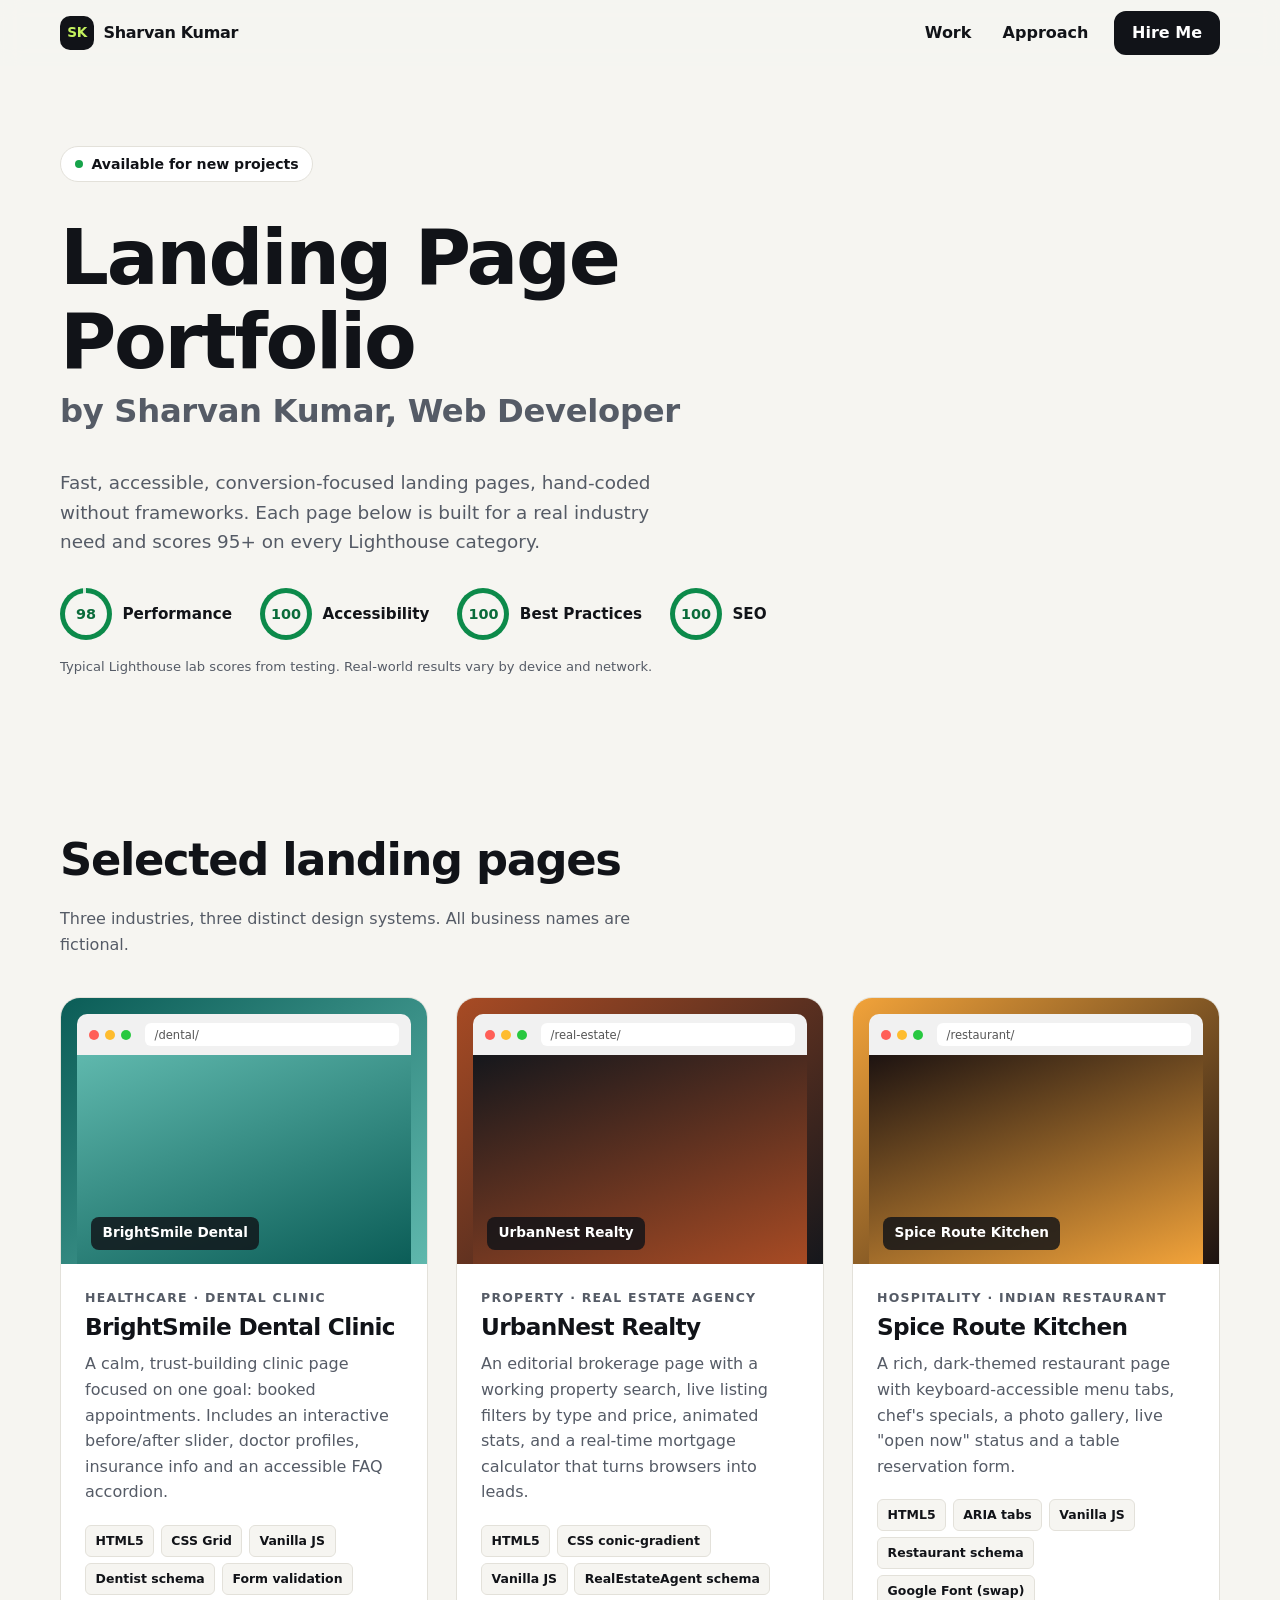
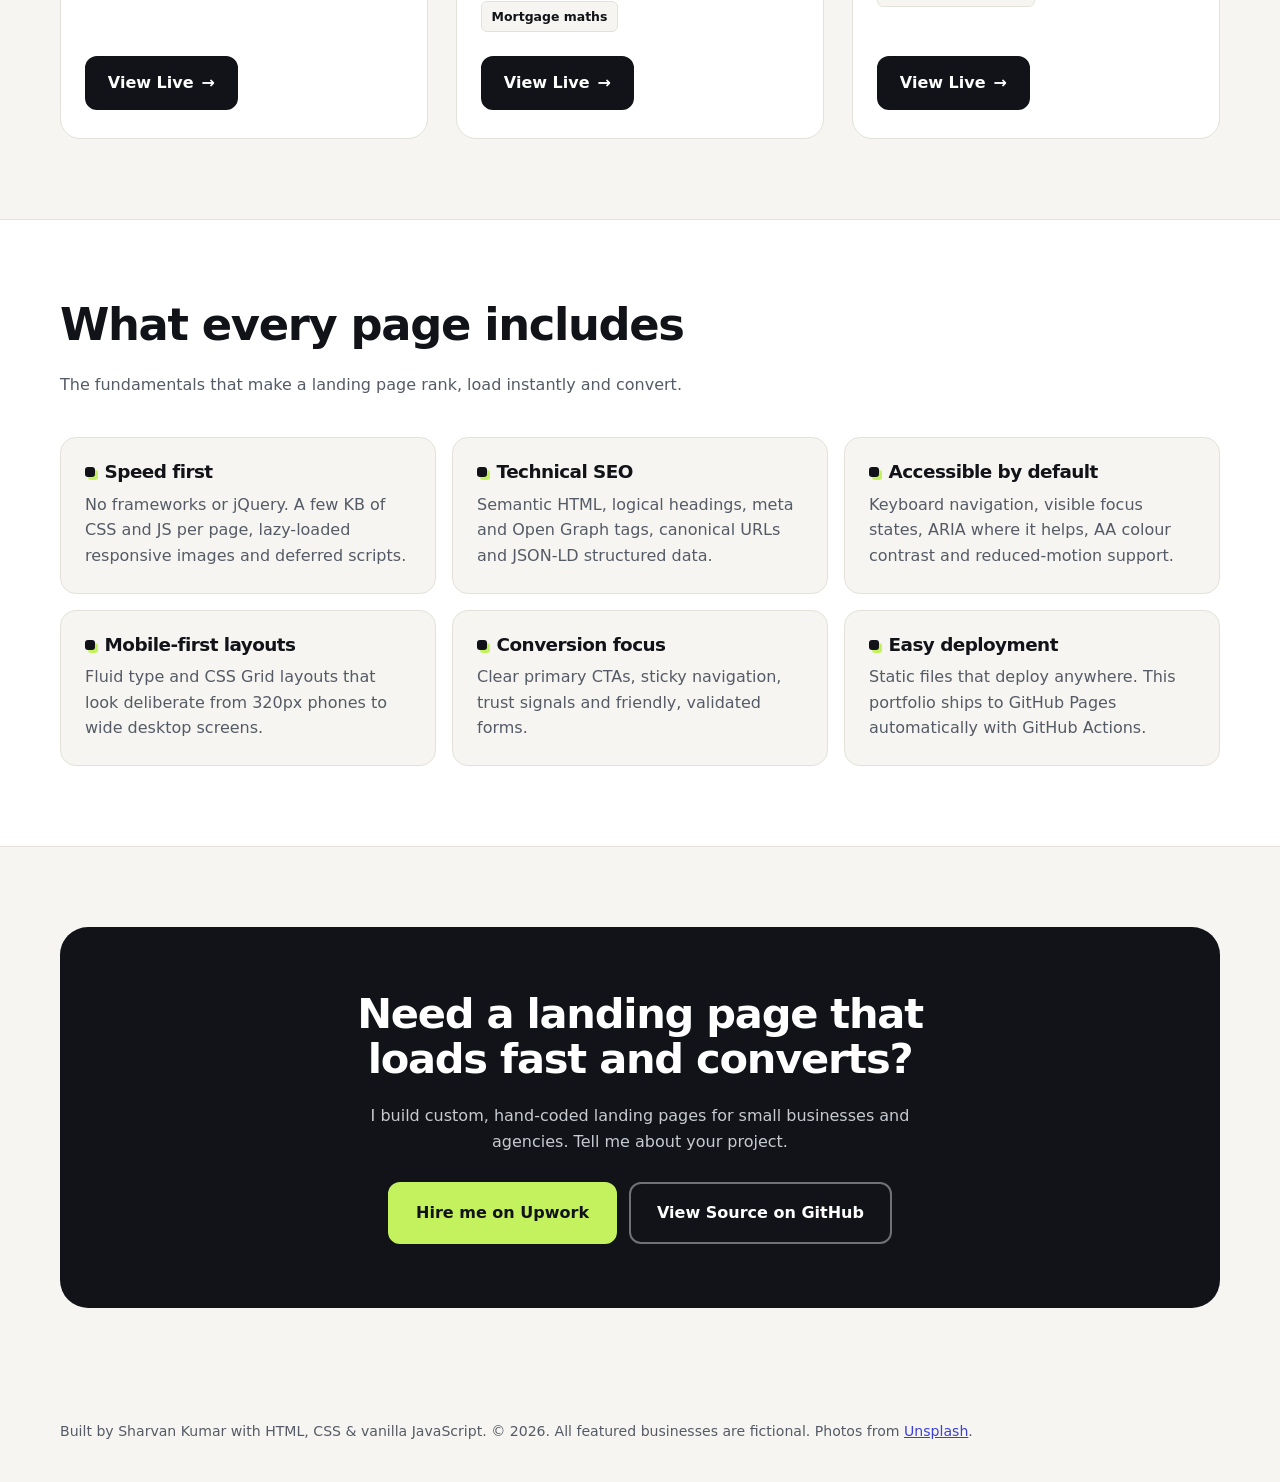
<file: index.html>
<!doctype html>
<html lang="en">
<head>
<meta charset="utf-8">
<meta name="viewport" content="width=device-width, initial-scale=1">
<title>Landing Page Portfolio | Sharvan Kumar, Web Developer</title>
<meta name="description" content="High-converting, lightning-fast landing pages for dental clinics, real estate agencies and restaurants. Hand-coded in HTML, CSS and vanilla JS by Sharvan Kumar.">
<meta name="author" content="Sharvan Kumar">
<meta name="theme-color" content="#111318">
<link rel="canonical" href="https://sharvan10.github.io/industry-landing-pages/">
<meta property="og:type" content="website">
<meta property="og:title" content="Landing Page Portfolio by Sharvan Kumar">
<meta property="og:description" content="Three industry landing pages built for speed, SEO and conversions. Lighthouse 95+ across the board.">
<meta property="og:url" content="https://sharvan10.github.io/industry-landing-pages/">
<meta property="og:image" content="https://images.unsplash.com/photo-1600596542815-ffad4c1539a9?auto=format&amp;fit=crop&amp;w=1200&amp;h=630&amp;q=70">
<meta name="twitter:card" content="summary_large_image">
<link rel="icon" href="data:image/svg+xml,%3Csvg%20xmlns='http://www.w3.org/2000/svg'%20viewBox='0%200%2064%2064'%3E%3Crect%20width='64'%20height='64'%20rx='14'%20fill='%23111318'/%3E%3Ctext%20x='32'%20y='42'%20font-family='Arial'%20font-weight='700'%20font-size='26'%20fill='%23c4f25e'%20text-anchor='middle'%3ESK%3C/text%3E%3C/svg%3E">
<link rel="preconnect" href="https://images.unsplash.com" crossorigin>
<link rel="stylesheet" href="assets/portfolio.css">
<script type="application/ld+json">
{
  "@context": "https://schema.org",
  "@type": "CollectionPage",
  "name": "Landing Page Portfolio by Sharvan Kumar",
  "url": "https://sharvan10.github.io/industry-landing-pages/",
  "author": {"@type": "Person", "name": "Sharvan Kumar", "jobTitle": "Web Developer"},
  "hasPart": [
    {"@type": "WebPage", "name": "BrightSmile Dental Clinic", "url": "https://sharvan10.github.io/industry-landing-pages/dental/"},
    {"@type": "WebPage", "name": "UrbanNest Realty", "url": "https://sharvan10.github.io/industry-landing-pages/real-estate/"},
    {"@type": "WebPage", "name": "Spice Route Kitchen", "url": "https://sharvan10.github.io/industry-landing-pages/restaurant/"}
  ]
}
</script>
</head>
<body>
<a class="skip-link" href="#main">Skip to content</a>

<header class="site-header">
  <div class="container header-inner">
    <a href="./" class="logo" aria-label="Sharvan Kumar, portfolio home"><span class="mark" aria-hidden="true">SK</span><span>Sharvan Kumar</span></a>
    <button class="nav-toggle" type="button" aria-expanded="false" aria-controls="site-nav">
      <span class="sr-only">Menu</span><span class="bars" aria-hidden="true"></span>
    </button>
    <nav id="site-nav" class="site-nav" aria-label="Primary">
      <ul>
        <li><a href="#work">Work</a></li>
        <li><a href="#approach">Approach</a></li>
        <li><a href="#contact" class="btn btn-sm">Hire Me</a></li>
      </ul>
    </nav>
  </div>
</header>

<main id="main">
  <section class="hero">
    <div class="container">
      <p class="eyebrow"><span class="pulse" aria-hidden="true"></span> Available for new projects</p>
      <h1>Landing Page Portfolio <span class="by">by Sharvan Kumar, Web Developer</span></h1>
      <p class="lead">Fast, accessible, conversion-focused landing pages, hand-coded without frameworks. Each page below is built for a real industry need and scores 95+ on every Lighthouse category.</p>
      <ul class="scores" aria-label="Lighthouse target scores">
        <li><span class="gauge" style="--v:98" aria-hidden="true"><b>98</b></span>Performance</li>
        <li><span class="gauge" style="--v:100" aria-hidden="true"><b>100</b></span>Accessibility</li>
        <li><span class="gauge" style="--v:100" aria-hidden="true"><b>100</b></span>Best Practices</li>
        <li><span class="gauge" style="--v:100" aria-hidden="true"><b>100</b></span>SEO</li>
      </ul>
      <p class="scores-note">Typical Lighthouse lab scores from testing. Real-world results vary by device and network.</p>
    </div>
  </section>

  <section class="section" id="work" aria-labelledby="work-title">
    <div class="container">
      <div class="section-head">
        <h2 id="work-title">Selected landing pages</h2>
        <p>Three industries, three distinct design systems. All business names are fictional.</p>
      </div>

      <div class="cards">
        <article class="card reveal" style="--brand:#0b5d57; --brand-2:#5fb8ad">
          <a class="preview" href="dental/" tabindex="-1" aria-hidden="true">
            <span class="browser"><i></i><i></i><i></i><span class="url">/dental/</span></span>
            <span class="shot">
              <img src="https://images.unsplash.com/photo-1629909613654-28e377c37b09?auto=format&amp;fit=crop&amp;w=640&amp;h=400&amp;q=65" width="640" height="400" loading="lazy" decoding="async" alt="">
              <span class="shot-label">BrightSmile Dental</span>
            </span>
          </a>
          <div class="card-body">
            <p class="industry">Healthcare · Dental clinic</p>
            <h3>BrightSmile Dental Clinic</h3>
            <p>A calm, trust-building clinic page focused on one goal: booked appointments. Includes an interactive before/after slider, doctor profiles, insurance info and an accessible FAQ accordion.</p>
            <ul class="tech" aria-label="Technology and features">
              <li>HTML5</li><li>CSS Grid</li><li>Vanilla JS</li><li>Dentist schema</li><li>Form validation</li>
            </ul>
            <a href="dental/" class="btn">View Live <span class="sr-only">BrightSmile Dental Clinic page</span><span aria-hidden="true">→</span></a>
          </div>
        </article>

        <article class="card reveal" style="--brand:#a84b24; --brand-2:#15171c">
          <a class="preview" href="real-estate/" tabindex="-1" aria-hidden="true">
            <span class="browser"><i></i><i></i><i></i><span class="url">/real-estate/</span></span>
            <span class="shot">
              <img src="https://images.unsplash.com/photo-1600596542815-ffad4c1539a9?auto=format&amp;fit=crop&amp;w=640&amp;h=400&amp;q=65" width="640" height="400" loading="lazy" decoding="async" alt="">
              <span class="shot-label">UrbanNest Realty</span>
            </span>
          </a>
          <div class="card-body">
            <p class="industry">Property · Real estate agency</p>
            <h3>UrbanNest Realty</h3>
            <p>An editorial brokerage page with a working property search, live listing filters by type and price, animated stats, and a real-time mortgage calculator that turns browsers into leads.</p>
            <ul class="tech" aria-label="Technology and features">
              <li>HTML5</li><li>CSS conic-gradient</li><li>Vanilla JS</li><li>RealEstateAgent schema</li><li>Mortgage maths</li>
            </ul>
            <a href="real-estate/" class="btn">View Live <span class="sr-only">UrbanNest Realty page</span><span aria-hidden="true">→</span></a>
          </div>
        </article>

        <article class="card reveal" style="--brand:#f2a33a; --brand-2:#1d1311">
          <a class="preview" href="restaurant/" tabindex="-1" aria-hidden="true">
            <span class="browser"><i></i><i></i><i></i><span class="url">/restaurant/</span></span>
            <span class="shot">
              <img src="https://images.unsplash.com/photo-1585937421612-70a008356fbe?auto=format&amp;fit=crop&amp;w=640&amp;h=400&amp;q=65" width="640" height="400" loading="lazy" decoding="async" alt="">
              <span class="shot-label">Spice Route Kitchen</span>
            </span>
          </a>
          <div class="card-body">
            <p class="industry">Hospitality · Indian restaurant</p>
            <h3>Spice Route Kitchen</h3>
            <p>A rich, dark-themed restaurant page with keyboard-accessible menu tabs, chef's specials, a photo gallery, live "open now" status and a table reservation form.</p>
            <ul class="tech" aria-label="Technology and features">
              <li>HTML5</li><li>ARIA tabs</li><li>Vanilla JS</li><li>Restaurant schema</li><li>Google Font (swap)</li>
            </ul>
            <a href="restaurant/" class="btn">View Live <span class="sr-only">Spice Route Kitchen page</span><span aria-hidden="true">→</span></a>
          </div>
        </article>
      </div>
    </div>
  </section>

  <section class="section approach" id="approach" aria-labelledby="approach-title">
    <div class="container">
      <div class="section-head">
        <h2 id="approach-title">What every page includes</h2>
        <p>The fundamentals that make a landing page rank, load instantly and convert.</p>
      </div>
      <ul class="features">
        <li class="reveal"><h3>Speed first</h3><p>No frameworks or jQuery. A few KB of CSS and JS per page, lazy-loaded responsive images and deferred scripts.</p></li>
        <li class="reveal"><h3>Technical SEO</h3><p>Semantic HTML, logical headings, meta and Open Graph tags, canonical URLs and JSON-LD structured data.</p></li>
        <li class="reveal"><h3>Accessible by default</h3><p>Keyboard navigation, visible focus states, ARIA where it helps, AA colour contrast and reduced-motion support.</p></li>
        <li class="reveal"><h3>Mobile-first layouts</h3><p>Fluid type and CSS Grid layouts that look deliberate from 320px phones to wide desktop screens.</p></li>
        <li class="reveal"><h3>Conversion focus</h3><p>Clear primary CTAs, sticky navigation, trust signals and friendly, validated forms.</p></li>
        <li class="reveal"><h3>Easy deployment</h3><p>Static files that deploy anywhere. This portfolio ships to GitHub Pages automatically with GitHub Actions.</p></li>
      </ul>
    </div>
  </section>

  <section class="section contact" id="contact" aria-labelledby="contact-title">
    <div class="container contact-box">
      <h2 id="contact-title">Need a landing page that loads fast and converts?</h2>
      <p>I build custom, hand-coded landing pages for small businesses and agencies. Tell me about your project.</p>
      <div class="contact-actions">
        <a class="btn btn-lg" href="https://www.upwork.com/freelancers/~01e303c9f7c4f0fc9b" rel="noopener">Hire me on Upwork</a>
        <a class="btn btn-ghost btn-lg" href="https://github.com/Sharvan10/industry-landing-pages" rel="noopener">View Source on GitHub</a>
      </div>
    </div>
  </section>
</main>

<footer class="site-footer">
  <div class="container">
    <p>Built by Sharvan Kumar with HTML, CSS &amp; vanilla JavaScript. © <span data-year>2026</span>. All featured businesses are fictional. Photos from <a href="https://unsplash.com/" rel="noopener">Unsplash</a>.</p>
  </div>
</footer>
<script src="assets/core.js" defer></script>
</body>
</html>
</file>
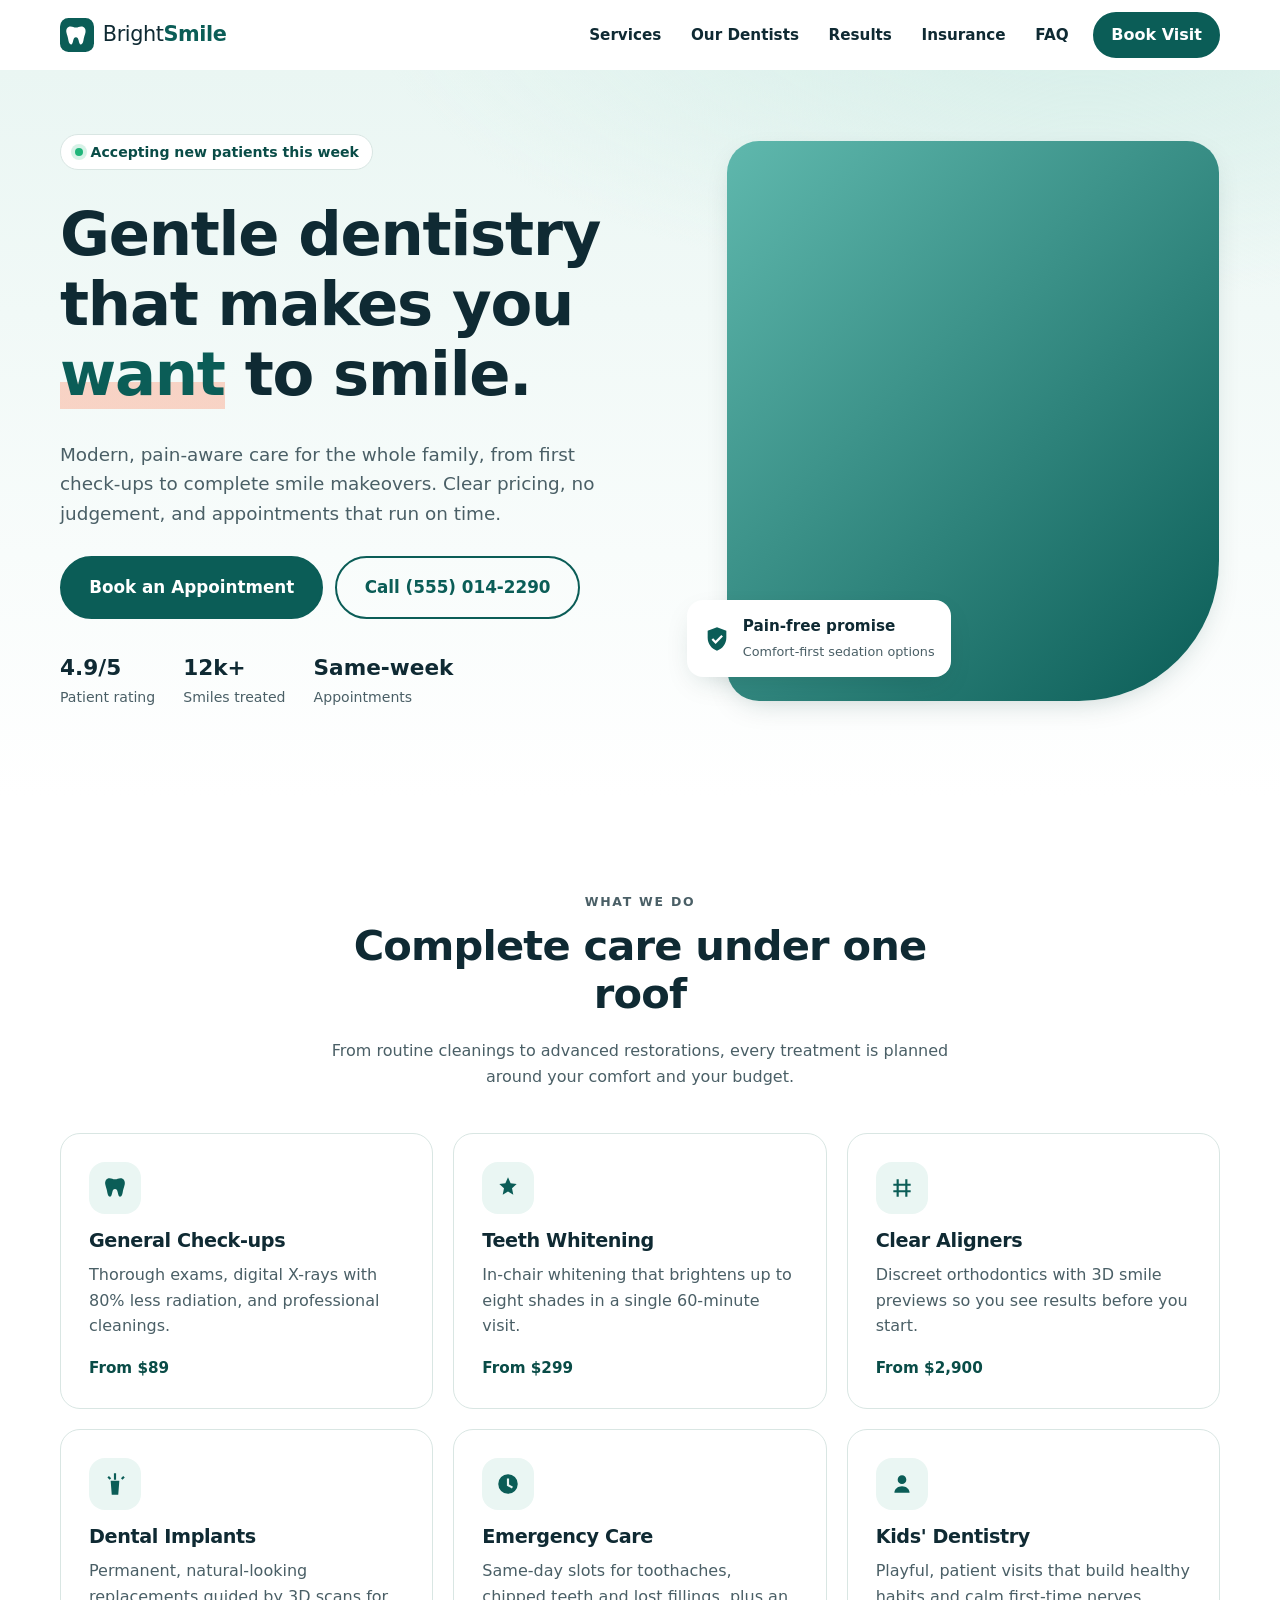
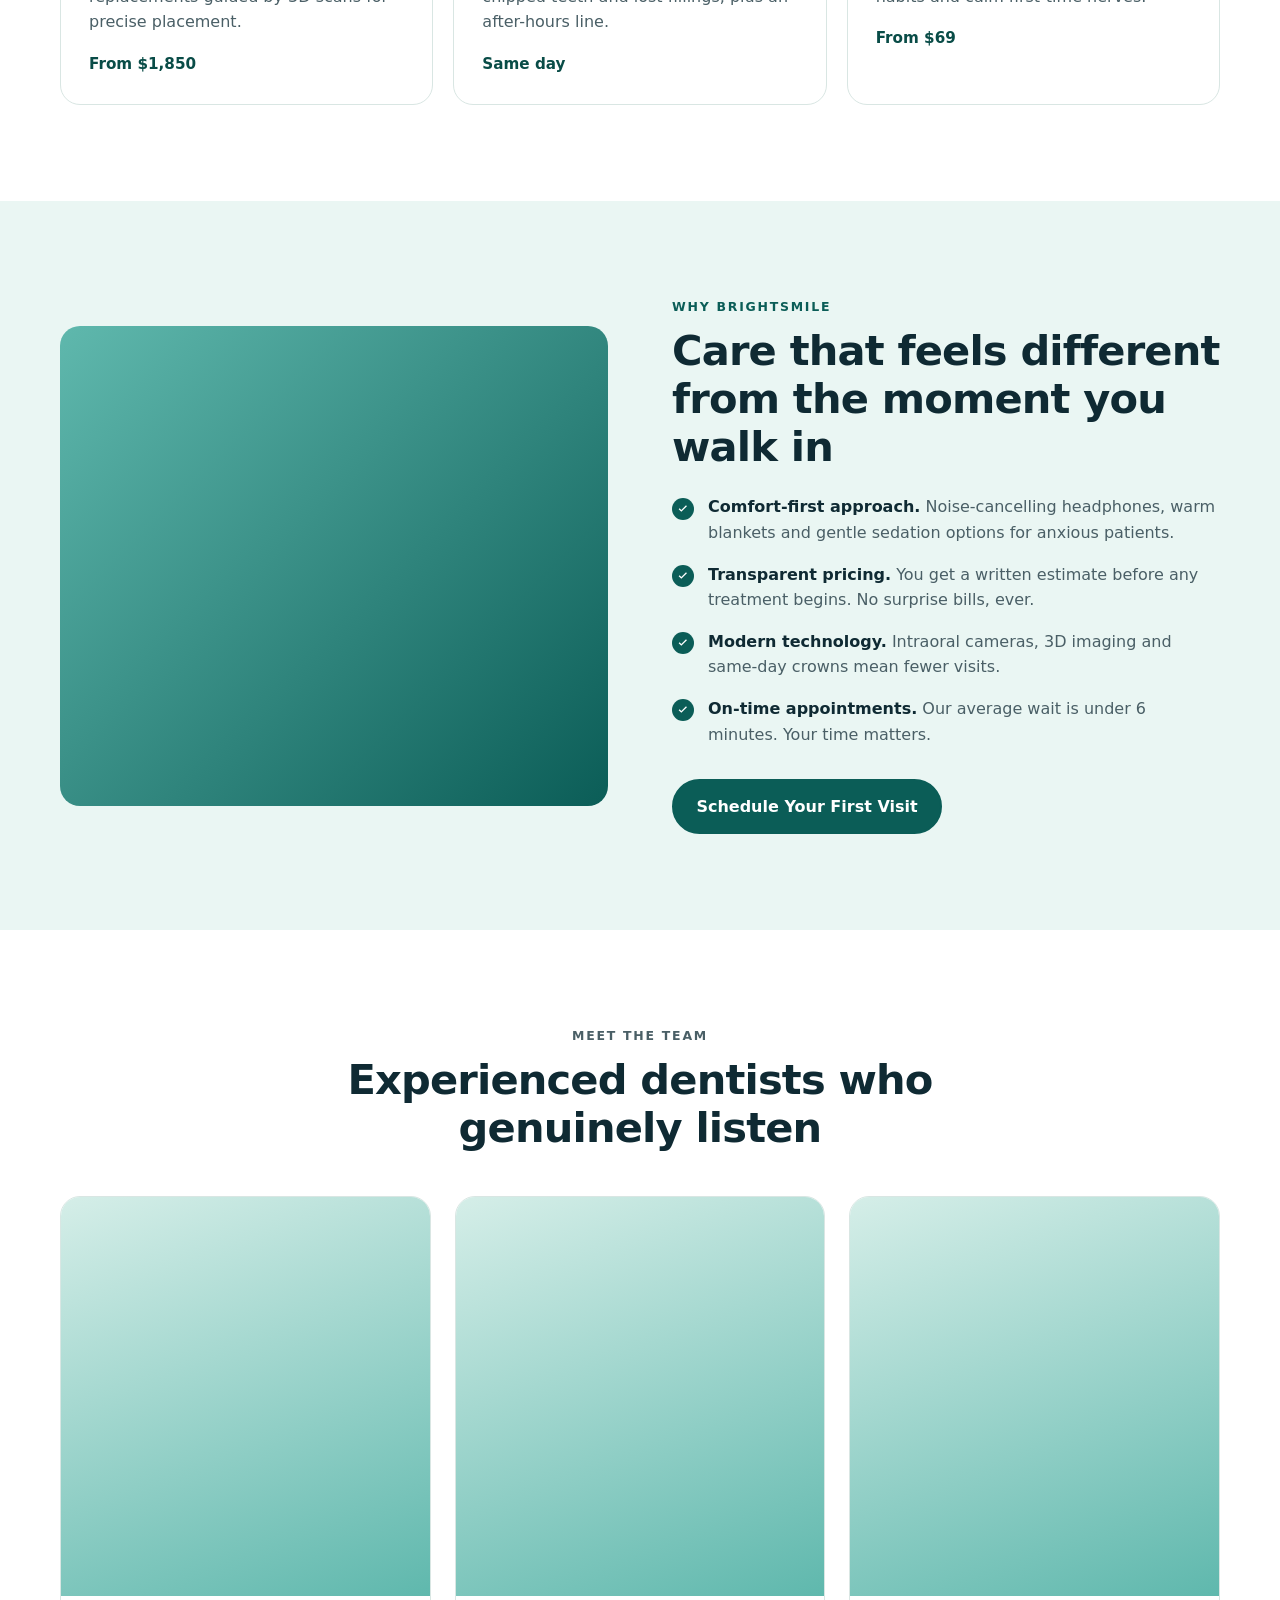
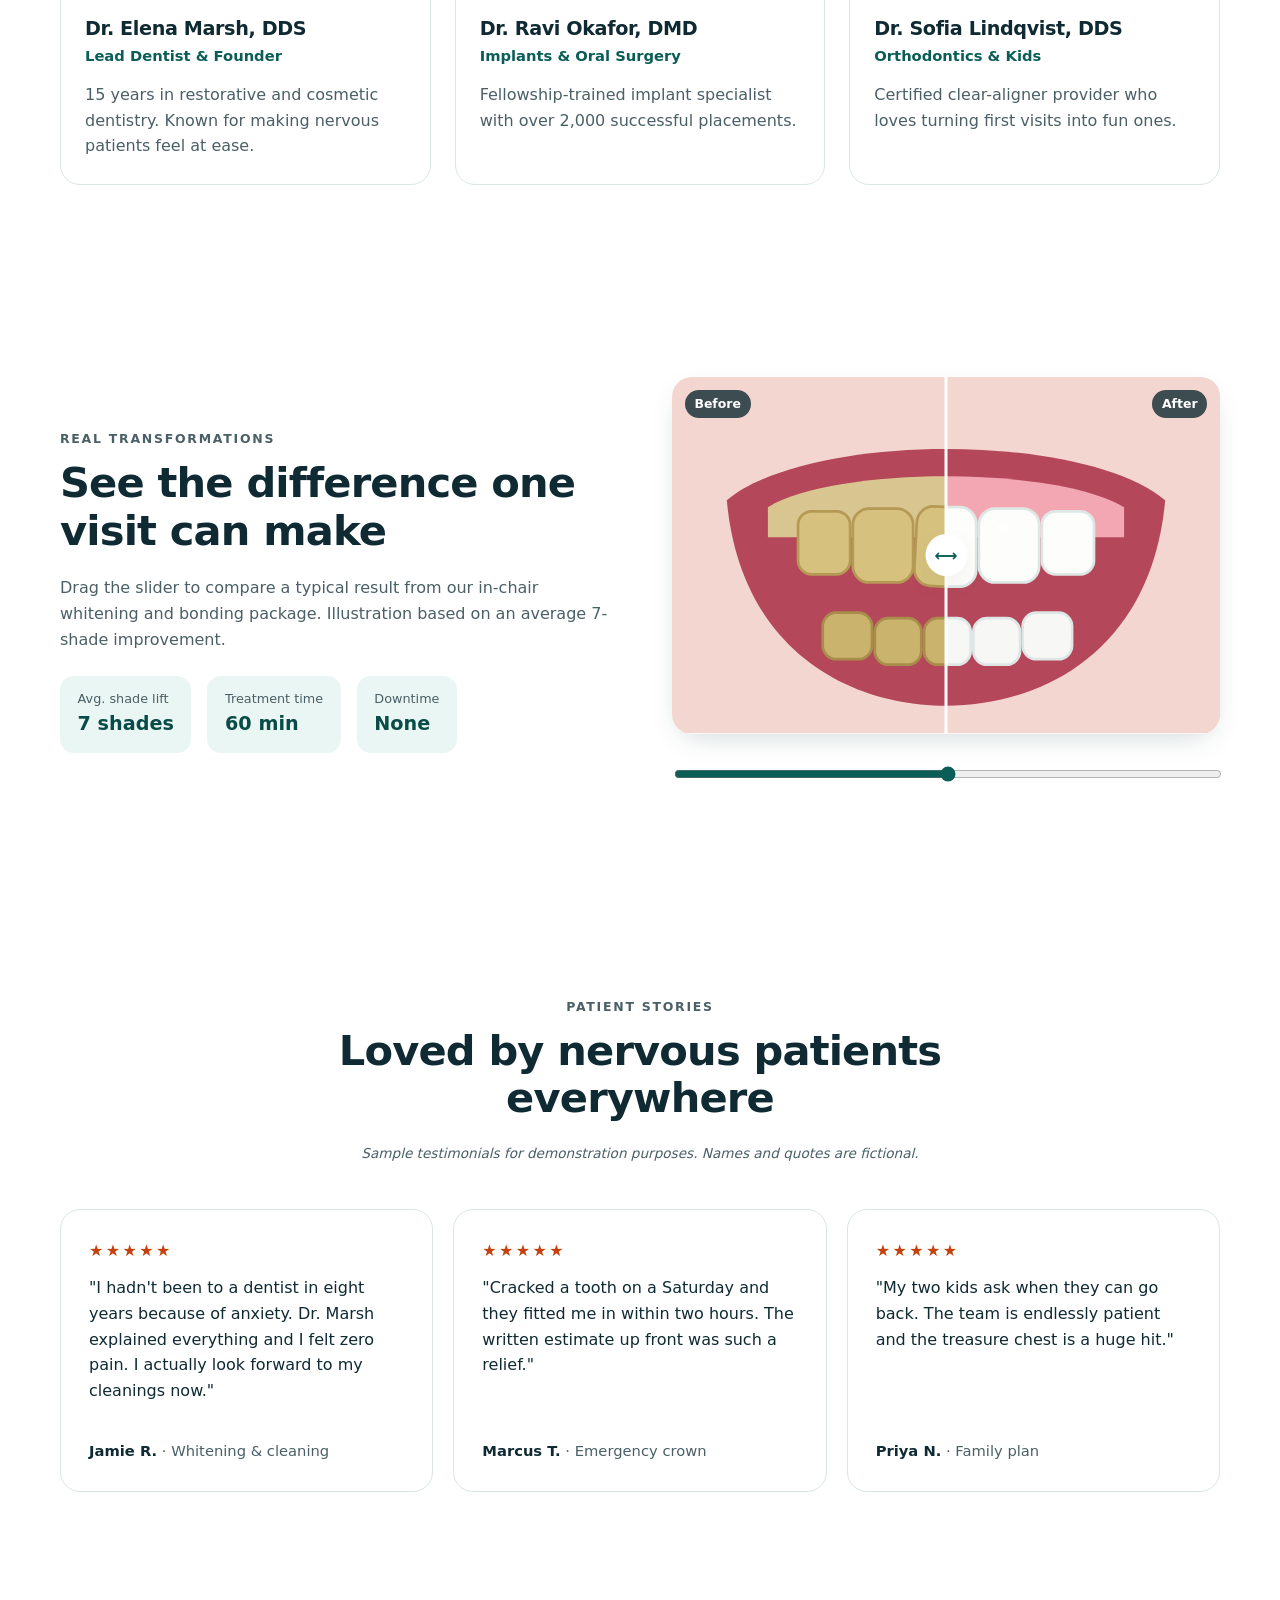
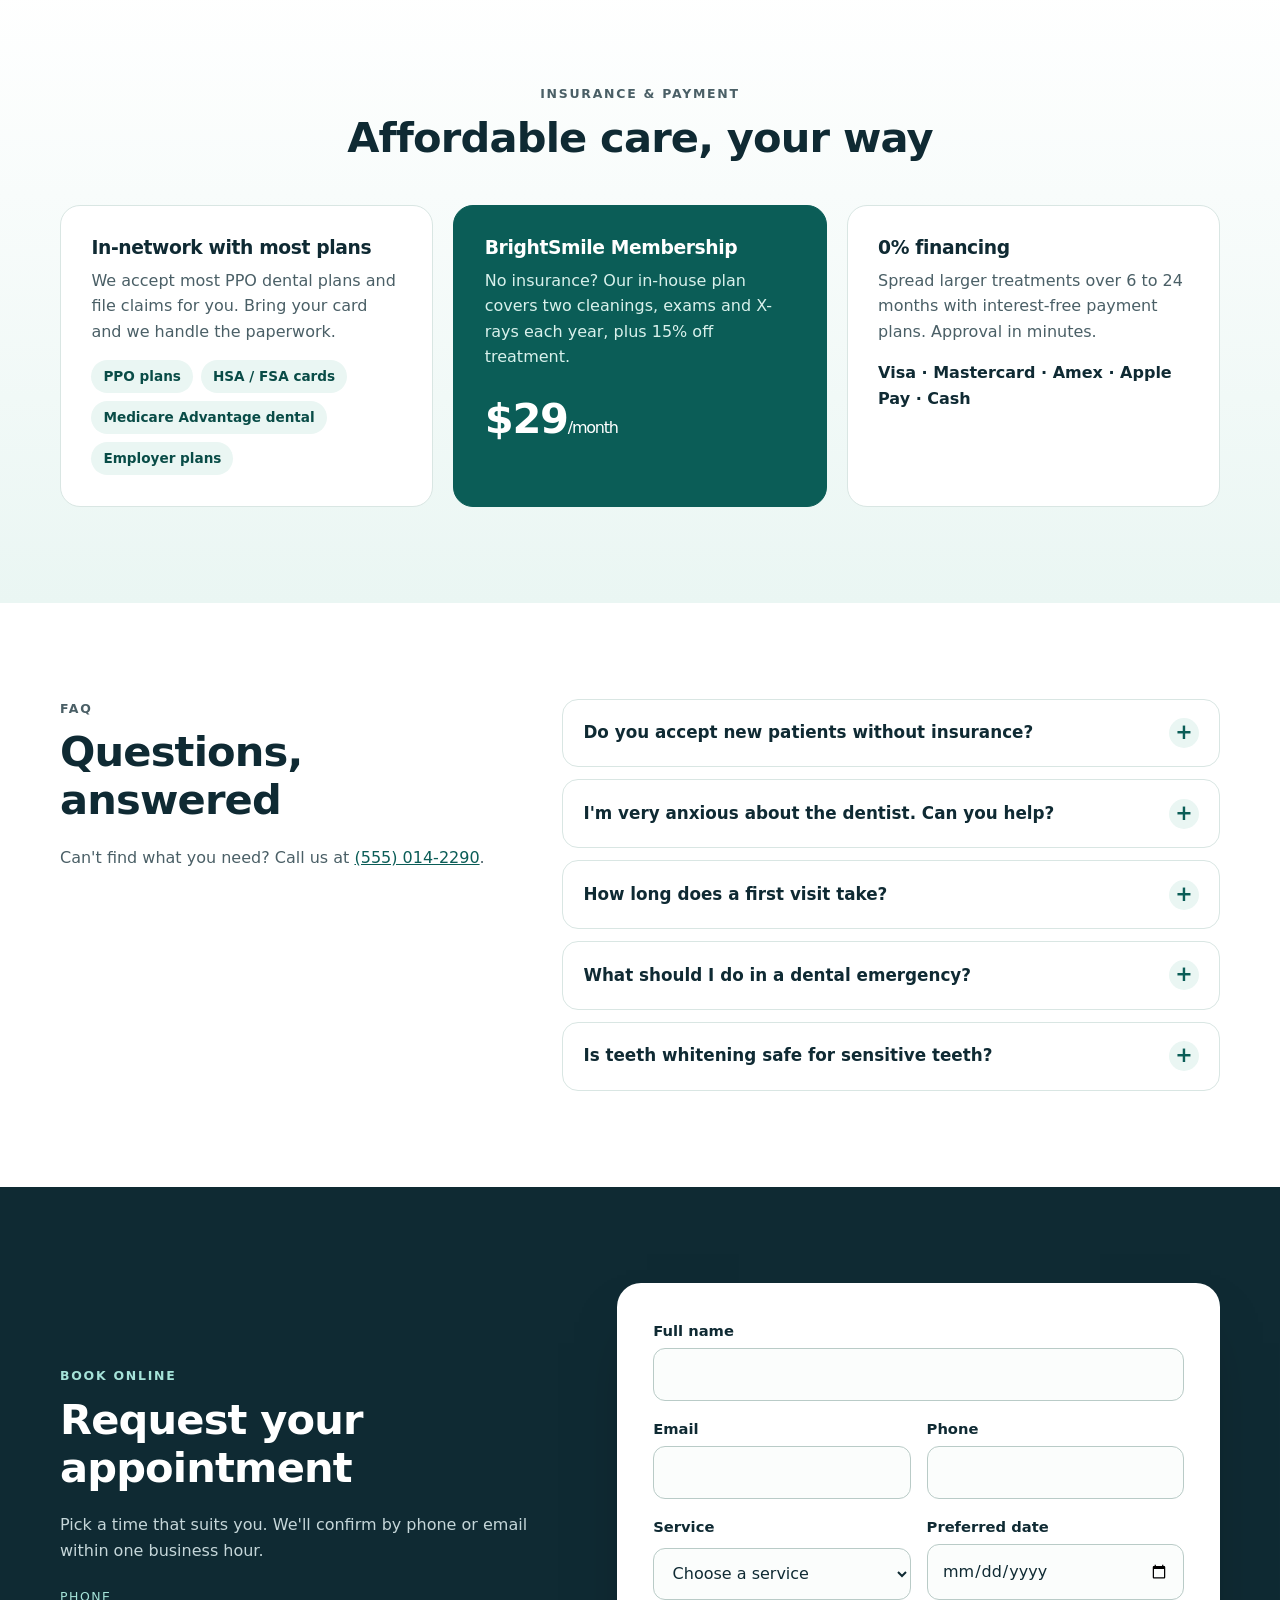
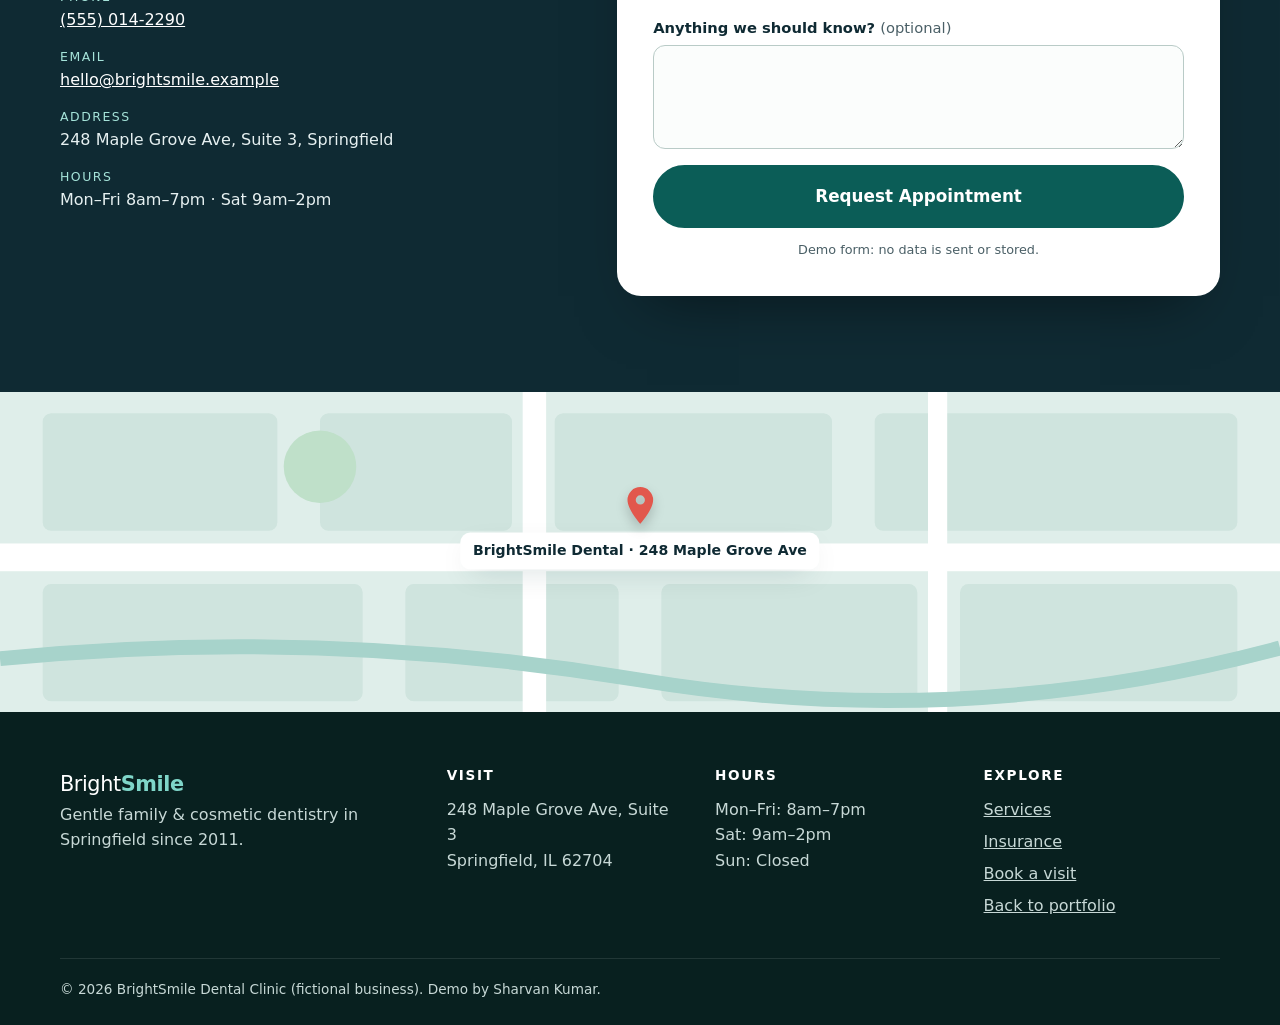
<file: dental/index.html>
<!doctype html>
<html lang="en">
<head>
<meta charset="utf-8">
<meta name="viewport" content="width=device-width, initial-scale=1">
<title>BrightSmile Dental Clinic | Gentle Family &amp; Cosmetic Dentistry</title>
<meta name="description" content="BrightSmile Dental Clinic offers gentle family, cosmetic and emergency dentistry. Same-week appointments, transparent pricing and most insurance accepted. Book online today.">
<meta name="theme-color" content="#0b5d57">
<link rel="canonical" href="https://sharvan10.github.io/industry-landing-pages/dental/">
<meta property="og:type" content="website">
<meta property="og:title" content="BrightSmile Dental Clinic | Gentle Family &amp; Cosmetic Dentistry">
<meta property="og:description" content="Gentle, modern dentistry for the whole family. Book your appointment online in under a minute.">
<meta property="og:url" content="https://sharvan10.github.io/industry-landing-pages/dental/">
<meta property="og:image" content="https://images.unsplash.com/photo-1629909613654-28e377c37b09?auto=format&amp;fit=crop&amp;w=1200&amp;h=630&amp;q=70">
<meta property="og:site_name" content="BrightSmile Dental Clinic">
<meta name="twitter:card" content="summary_large_image">
<link rel="icon" href="data:image/svg+xml,%3Csvg%20xmlns='http://www.w3.org/2000/svg'%20viewBox='0%200%2064%2064'%3E%3Crect%20width='64'%20height='64'%20rx='16'%20fill='%230b5d57'/%3E%3Cpath%20d='M20%2016c-6%200-9%205-8%2011%201%205%203%209%204%2016%201%205%203%207%205%207s3-3%204-8c1-4%202-6%205-6s4%202%205%206c1%205%202%208%204%208s4-2%205-7c1-7%203-11%204-16%201-6-2-11-8-11-4%200-6%202-10%202s-6-2-10-2z'%20fill='%23fff'/%3E%3C/svg%3E">
<link rel="preconnect" href="https://images.unsplash.com" crossorigin>
<link rel="stylesheet" href="styles.css">
<script type="application/ld+json">
{
  "@context": "https://schema.org",
  "@type": "Dentist",
  "name": "BrightSmile Dental Clinic",
  "description": "Gentle family, cosmetic and emergency dentistry.",
  "url": "https://sharvan10.github.io/industry-landing-pages/dental/",
  "image": "https://images.unsplash.com/photo-1629909613654-28e377c37b09?auto=format&fit=crop&w=1200&q=70",
  "telephone": "+1-555-014-2290",
  "email": "hello@brightsmile.example",
  "priceRange": "$$",
  "address": {
    "@type": "PostalAddress",
    "streetAddress": "248 Maple Grove Avenue, Suite 3",
    "addressLocality": "Springfield",
    "addressRegion": "IL",
    "postalCode": "62704",
    "addressCountry": "US"
  },
  "openingHoursSpecification": [
    {"@type": "OpeningHoursSpecification", "dayOfWeek": ["Monday","Tuesday","Wednesday","Thursday","Friday"], "opens": "08:00", "closes": "19:00"},
    {"@type": "OpeningHoursSpecification", "dayOfWeek": "Saturday", "opens": "09:00", "closes": "14:00"}
  ],
  "medicalSpecialty": "Dentistry",
  "paymentAccepted": "Cash, Credit Card, Insurance, Financing"
}
</script>
</head>
<body>
<a class="skip-link" href="#main">Skip to content</a>

<header class="site-header">
  <div class="container header-inner">
    <a href="#top" class="logo" aria-label="BrightSmile Dental Clinic, back to top">
      <svg width="34" height="34" viewBox="0 0 64 64" aria-hidden="true"><rect width="64" height="64" rx="16" fill="currentColor"/><path d="M20 16c-6 0-9 5-8 11 1 5 3 9 4 16 1 5 3 7 5 7s3-3 4-8c1-4 2-6 5-6s4 2 5 6c1 5 2 8 4 8s4-2 5-7c1-7 3-11 4-16 1-6-2-11-8-11-4 0-6 2-10 2s-6-2-10-2z" fill="#fff"/></svg>
      <span>Bright<strong>Smile</strong></span>
    </a>
    <button class="nav-toggle" type="button" aria-expanded="false" aria-controls="site-nav">
      <span class="sr-only">Menu</span><span class="bars" aria-hidden="true"></span>
    </button>
    <nav id="site-nav" class="site-nav" aria-label="Primary">
      <ul>
        <li><a href="#services">Services</a></li>
        <li><a href="#team">Our Dentists</a></li>
        <li><a href="#results">Results</a></li>
        <li><a href="#insurance">Insurance</a></li>
        <li><a href="#faq">FAQ</a></li>
        <li><a href="#book" class="btn btn-sm">Book Visit</a></li>
      </ul>
    </nav>
  </div>
</header>

<main id="main">
  <section class="hero" id="top">
    <div class="container hero-grid">
      <div class="hero-copy">
        <p class="eyebrow"><span class="dot" aria-hidden="true"></span> Accepting new patients this week</p>
        <h1>Gentle dentistry that makes you <em>want</em> to smile.</h1>
        <p class="lead">Modern, pain-aware care for the whole family, from first check-ups to complete smile makeovers. Clear pricing, no judgement, and appointments that run on time.</p>
        <div class="hero-actions">
          <a href="#book" class="btn btn-lg">Book an Appointment</a>
          <a href="tel:+15550142290" class="btn btn-ghost btn-lg">Call (555) 014-2290</a>
        </div>
        <ul class="hero-trust" aria-label="Clinic highlights">
          <li><strong>4.9/5</strong><span>Patient rating</span></li>
          <li><strong>12k+</strong><span>Smiles treated</span></li>
          <li><strong>Same-week</strong><span>Appointments</span></li>
        </ul>
      </div>
      <div class="hero-media">
        <div class="img-frame">
          <img src="https://images.unsplash.com/photo-1629909613654-28e377c37b09?auto=format&amp;fit=crop&amp;w=720&amp;h=820&amp;q=70"
               srcset="https://images.unsplash.com/photo-1629909613654-28e377c37b09?auto=format&amp;fit=crop&amp;w=420&amp;h=480&amp;q=70 420w, https://images.unsplash.com/photo-1629909613654-28e377c37b09?auto=format&amp;fit=crop&amp;w=720&amp;h=820&amp;q=70 720w"
               sizes="(min-width: 900px) 40vw, 92vw"
               width="720" height="820" alt="Bright, modern treatment room at BrightSmile Dental Clinic" fetchpriority="high">
        </div>
        <div class="float-card" aria-hidden="true">
          <svg width="28" height="28" viewBox="0 0 24 24"><path fill="currentColor" d="M12 2 4 5v6c0 5 3.4 9.7 8 11 4.6-1.3 8-6 8-11V5l-8-3zm-1.2 14.2-3.5-3.5 1.4-1.4 2.1 2.1 4.9-4.9 1.4 1.4-6.3 6.3z"/></svg>
          <div><strong>Pain-free promise</strong><span>Comfort-first sedation options</span></div>
        </div>
      </div>
    </div>
  </section>

  <section class="section" id="services" aria-labelledby="services-title">
    <div class="container">
      <div class="section-head">
        <p class="kicker">What we do</p>
        <h2 id="services-title">Complete care under one roof</h2>
        <p>From routine cleanings to advanced restorations, every treatment is planned around your comfort and your budget.</p>
      </div>
      <ul class="services-grid">
        <li class="service-card reveal">
          <span class="icon" aria-hidden="true"><svg viewBox="0 0 24 24"><path d="M7 3c-3 0-4.5 2.5-4 5.5.5 2.5 1.5 4.5 2 8 .5 2.5 1.5 3.5 2.5 3.5S9 18.5 9.5 16c.5-2 1-3 2.5-3s2 1 2.5 3c.5 2.5 1 4 2 4s2-1 2.5-3.5c.5-3.5 1.5-5.5 2-8C21.5 5.5 20 3 17 3c-2 0-3 1-5 1S9 3 7 3z"/></svg></span>
          <h3>General Check-ups</h3>
          <p>Thorough exams, digital X-rays with 80% less radiation, and professional cleanings.</p>
          <span class="price">From $89</span>
        </li>
        <li class="service-card reveal">
          <span class="icon" aria-hidden="true"><svg viewBox="0 0 24 24"><path d="M12 2l2.4 5.6L20 8.3l-4.3 4 1.2 5.9L12 15.3 7.1 18.2l1.2-5.9-4.3-4 5.6-.7z"/></svg></span>
          <h3>Teeth Whitening</h3>
          <p>In-chair whitening that brightens up to eight shades in a single 60-minute visit.</p>
          <span class="price">From $299</span>
        </li>
        <li class="service-card reveal">
          <span class="icon" aria-hidden="true"><svg viewBox="0 0 24 24"><path d="M4 8h16v2H4zm0 6h16v2H4zM7 4h2v16H7zm8 0h2v16h-2z"/></svg></span>
          <h3>Clear Aligners</h3>
          <p>Discreet orthodontics with 3D smile previews so you see results before you start.</p>
          <span class="price">From $2,900</span>
        </li>
        <li class="service-card reveal">
          <span class="icon" aria-hidden="true"><svg viewBox="0 0 24 24"><path d="M11 2h2v6h-2zM8 9h8l-1 13h-6zM5 6l1.4-1.4 2.1 2.1-1.4 1.4zm12.5.7 2.1-2.1L21 6l-2.1 2.1z"/></svg></span>
          <h3>Dental Implants</h3>
          <p>Permanent, natural-looking replacements guided by 3D scans for precise placement.</p>
          <span class="price">From $1,850</span>
        </li>
        <li class="service-card reveal">
          <span class="icon" aria-hidden="true"><svg viewBox="0 0 24 24"><path d="M12 3a9 9 0 1 0 0 18 9 9 0 0 0 0-18zm1 4v5.4l3.6 2.1-1 1.7L11 13.6V7z"/></svg></span>
          <h3>Emergency Care</h3>
          <p>Same-day slots for toothaches, chipped teeth and lost fillings, plus an after-hours line.</p>
          <span class="price">Same day</span>
        </li>
        <li class="service-card reveal">
          <span class="icon" aria-hidden="true"><svg viewBox="0 0 24 24"><path d="M12 4a4 4 0 1 1 0 8 4 4 0 0 1 0-8zm-7 16c0-3.3 3.1-6 7-6s7 2.7 7 6z"/></svg></span>
          <h3>Kids' Dentistry</h3>
          <p>Playful, patient visits that build healthy habits and calm first-time nerves.</p>
          <span class="price">From $69</span>
        </li>
      </ul>
    </div>
  </section>

  <section class="section why" aria-labelledby="why-title">
    <div class="container why-grid">
      <div class="why-media reveal">
        <img src="https://images.unsplash.com/photo-1606811971618-4486d14f3f99?auto=format&amp;fit=crop&amp;w=640&amp;h=560&amp;q=70"
             width="640" height="560" loading="lazy" decoding="async"
             alt="Dentist explaining a treatment plan to a relaxed patient">
      </div>
      <div class="why-copy">
        <p class="kicker">Why BrightSmile</p>
        <h2 id="why-title">Care that feels different from the moment you walk in</h2>
        <ul class="check-list">
          <li><strong>Comfort-first approach.</strong> Noise-cancelling headphones, warm blankets and gentle sedation options for anxious patients.</li>
          <li><strong>Transparent pricing.</strong> You get a written estimate before any treatment begins. No surprise bills, ever.</li>
          <li><strong>Modern technology.</strong> Intraoral cameras, 3D imaging and same-day crowns mean fewer visits.</li>
          <li><strong>On-time appointments.</strong> Our average wait is under 6 minutes. Your time matters.</li>
        </ul>
        <a href="#book" class="btn">Schedule Your First Visit</a>
      </div>
    </div>
  </section>

  <section class="section" id="team" aria-labelledby="team-title">
    <div class="container">
      <div class="section-head">
        <p class="kicker">Meet the team</p>
        <h2 id="team-title">Experienced dentists who genuinely listen</h2>
      </div>
      <div class="team-grid">
        <article class="doctor reveal">
          <img src="https://images.unsplash.com/photo-1559839734-2b71ea197ec2?auto=format&amp;fit=crop&amp;w=480&amp;h=520&amp;q=70"
               width="480" height="520" loading="lazy" decoding="async" alt="Portrait of Dr. Elena Marsh, smiling in a white coat">
          <div class="doctor-body">
            <h3>Dr. Elena Marsh, DDS</h3>
            <p class="role">Lead Dentist &amp; Founder</p>
            <p>15 years in restorative and cosmetic dentistry. Known for making nervous patients feel at ease.</p>
          </div>
        </article>
        <article class="doctor reveal">
          <img src="https://images.unsplash.com/photo-1612349317150-e413f6a5b16d?auto=format&amp;fit=crop&amp;w=480&amp;h=520&amp;q=70"
               width="480" height="520" loading="lazy" decoding="async" alt="Portrait of Dr. Ravi Okafor in clinical attire">
          <div class="doctor-body">
            <h3>Dr. Ravi Okafor, DMD</h3>
            <p class="role">Implants &amp; Oral Surgery</p>
            <p>Fellowship-trained implant specialist with over 2,000 successful placements.</p>
          </div>
        </article>
        <article class="doctor reveal">
          <img src="https://images.unsplash.com/photo-1594824476967-48c8b964273f?auto=format&amp;fit=crop&amp;w=480&amp;h=520&amp;q=70"
               width="480" height="520" loading="lazy" decoding="async" alt="Portrait of Dr. Sofia Lindqvist wearing a stethoscope">
          <div class="doctor-body">
            <h3>Dr. Sofia Lindqvist, DDS</h3>
            <p class="role">Orthodontics &amp; Kids</p>
            <p>Certified clear-aligner provider who loves turning first visits into fun ones.</p>
          </div>
        </article>
      </div>
    </div>
  </section>

  <section class="section results" id="results" aria-labelledby="results-title">
    <div class="container results-grid">
      <div>
        <p class="kicker">Real transformations</p>
        <h2 id="results-title">See the difference one visit can make</h2>
        <p>Drag the slider to compare a typical result from our in-chair whitening and bonding package. Illustration based on an average 7-shade improvement.</p>
        <dl class="result-stats">
          <div><dt>Avg. shade lift</dt><dd>7 shades</dd></div>
          <div><dt>Treatment time</dt><dd>60 min</dd></div>
          <div><dt>Downtime</dt><dd>None</dd></div>
        </dl>
      </div>
      <div class="ba reveal" style="--pos:50%">
        <figure class="ba-stage">
          <svg class="ba-img ba-before" viewBox="0 0 400 260" role="img" aria-label="Before: discoloured, uneven teeth">
            <rect width="400" height="260" fill="#f3d6cf"/>
            <path d="M40 90c60-50 260-50 320 0-10 110-90 150-160 150S50 200 40 90z" fill="#b5475a"/>
            <path d="M70 95c50-30 210-30 260 0v22H70z" fill="#d9c58f"/>
            <g fill="#d6c27e" stroke="#b49a55" stroke-width="2"><rect x="92" y="98" width="38" height="46" rx="10"/><rect x="132" y="96" width="44" height="54" rx="12"/><rect x="178" y="95" width="44" height="58" rx="12" transform="rotate(3 200 120)"/><rect x="224" y="96" width="44" height="54" rx="12"/><rect x="270" y="98" width="38" height="46" rx="10"/></g>
            <g fill="#c9b36d" stroke="#a88d4b" stroke-width="2"><rect x="110" y="172" width="36" height="34" rx="10"/><rect x="148" y="176" width="34" height="34" rx="10"/><rect x="184" y="176" width="34" height="34" rx="10"/><rect x="220" y="176" width="34" height="34" rx="10"/><rect x="256" y="172" width="36" height="34" rx="10"/></g>
          </svg>
          <svg class="ba-img ba-after" viewBox="0 0 400 260" role="img" aria-label="After: bright, even, white teeth">
            <rect width="400" height="260" fill="#f3d6cf"/>
            <path d="M40 90c60-50 260-50 320 0-10 110-90 150-160 150S50 200 40 90z" fill="#b5475a"/>
            <path d="M70 95c50-30 210-30 260 0v22H70z" fill="#f2a7b2"/>
            <g fill="#fdfdfb" stroke="#dfe7e6" stroke-width="2"><rect x="92" y="98" width="38" height="46" rx="10"/><rect x="132" y="96" width="44" height="54" rx="12"/><rect x="178" y="95" width="44" height="58" rx="12"/><rect x="224" y="96" width="44" height="54" rx="12"/><rect x="270" y="98" width="38" height="46" rx="10"/></g>
            <g fill="#f7f8f6" stroke="#dfe7e6" stroke-width="2"><rect x="110" y="172" width="36" height="34" rx="10"/><rect x="148" y="176" width="34" height="34" rx="10"/><rect x="184" y="176" width="34" height="34" rx="10"/><rect x="220" y="176" width="34" height="34" rx="10"/><rect x="256" y="172" width="36" height="34" rx="10"/></g>
            <g fill="#fff" opacity=".9"><circle cx="150" cy="110" r="4"/><circle cx="196" cy="108" r="4"/><circle cx="242" cy="110" r="4"/></g>
          </svg>
          <span class="ba-handle" aria-hidden="true"></span>
          <span class="ba-tag ba-tag-l" aria-hidden="true">Before</span>
          <span class="ba-tag ba-tag-r" aria-hidden="true">After</span>
          <figcaption class="sr-only">Before and after comparison of teeth whitening</figcaption>
        </figure>
        <label for="ba-range" class="sr-only">Compare before and after</label>
        <input type="range" id="ba-range" class="ba-range" min="0" max="100" value="50">
      </div>
    </div>
  </section>

  <section class="section" aria-labelledby="reviews-title">
    <div class="container">
      <div class="section-head">
        <p class="kicker">Patient stories</p>
        <h2 id="reviews-title">Loved by nervous patients everywhere</h2>
        <p class="note">Sample testimonials for demonstration purposes. Names and quotes are fictional.</p>
      </div>
      <div class="reviews-grid">
        <figure class="review reveal">
          <div class="stars" role="img" aria-label="5 out of 5 stars">★★★★★</div>
          <blockquote><p>"I hadn't been to a dentist in eight years because of anxiety. Dr. Marsh explained everything and I felt zero pain. I actually look forward to my cleanings now."</p></blockquote>
          <figcaption><strong>Jamie R.</strong> · Whitening &amp; cleaning</figcaption>
        </figure>
        <figure class="review reveal">
          <div class="stars" role="img" aria-label="5 out of 5 stars">★★★★★</div>
          <blockquote><p>"Cracked a tooth on a Saturday and they fitted me in within two hours. The written estimate up front was such a relief."</p></blockquote>
          <figcaption><strong>Marcus T.</strong> · Emergency crown</figcaption>
        </figure>
        <figure class="review reveal">
          <div class="stars" role="img" aria-label="5 out of 5 stars">★★★★★</div>
          <blockquote><p>"My two kids ask when they can go back. The team is endlessly patient and the treasure chest is a huge hit."</p></blockquote>
          <figcaption><strong>Priya N.</strong> · Family plan</figcaption>
        </figure>
      </div>
    </div>
  </section>

  <section class="section insurance" id="insurance" aria-labelledby="insurance-title">
    <div class="container">
      <div class="section-head">
        <p class="kicker">Insurance &amp; payment</p>
        <h2 id="insurance-title">Affordable care, your way</h2>
      </div>
      <div class="pay-grid">
        <div class="pay-card reveal">
          <h3>In-network with most plans</h3>
          <p>We accept most PPO dental plans and file claims for you. Bring your card and we handle the paperwork.</p>
          <ul class="plan-list" aria-label="Accepted plan types">
            <li>PPO plans</li><li>HSA / FSA cards</li><li>Medicare Advantage dental</li><li>Employer plans</li>
          </ul>
        </div>
        <div class="pay-card reveal">
          <h3>BrightSmile Membership</h3>
          <p>No insurance? Our in-house plan covers two cleanings, exams and X-rays each year, plus 15% off treatment.</p>
          <p class="big-price">$29<span>/month</span></p>
        </div>
        <div class="pay-card reveal">
          <h3>0% financing</h3>
          <p>Spread larger treatments over 6 to 24 months with interest-free payment plans. Approval in minutes.</p>
          <p class="pay-methods">Visa · Mastercard · Amex · Apple Pay · Cash</p>
        </div>
      </div>
    </div>
  </section>

  <section class="section" id="faq" aria-labelledby="faq-title">
    <div class="container faq-wrap">
      <div class="section-head left">
        <p class="kicker">FAQ</p>
        <h2 id="faq-title">Questions, answered</h2>
        <p>Can't find what you need? Call us at <a href="tel:+15550142290">(555) 014-2290</a>.</p>
      </div>
      <div class="accordion">
        <div class="acc-item">
          <h3><button type="button" class="acc-btn" aria-expanded="false" aria-controls="faq-1" id="faq-1-btn">Do you accept new patients without insurance?</button></h3>
          <div class="acc-panel" id="faq-1" role="region" aria-labelledby="faq-1-btn" hidden><p>Absolutely. Around a third of our patients are uninsured. Our membership plan and 0% financing keep care affordable, and you always receive a written estimate first.</p></div>
        </div>
        <div class="acc-item">
          <h3><button type="button" class="acc-btn" aria-expanded="false" aria-controls="faq-2" id="faq-2-btn">I'm very anxious about the dentist. Can you help?</button></h3>
          <div class="acc-panel" id="faq-2" role="region" aria-labelledby="faq-2-btn" hidden><p>Yes. We offer nitrous oxide, oral sedation, longer appointment slots and a "stop" hand signal you control at all times. Let us know when booking and we'll plan around you.</p></div>
        </div>
        <div class="acc-item">
          <h3><button type="button" class="acc-btn" aria-expanded="false" aria-controls="faq-3" id="faq-3-btn">How long does a first visit take?</button></h3>
          <div class="acc-panel" id="faq-3" role="region" aria-labelledby="faq-3-btn" hidden><p>Plan for about 60 minutes. That includes a full exam, digital X-rays, a cleaning when appropriate, and time to talk through any questions.</p></div>
        </div>
        <div class="acc-item">
          <h3><button type="button" class="acc-btn" aria-expanded="false" aria-controls="faq-4" id="faq-4-btn">What should I do in a dental emergency?</button></h3>
          <div class="acc-panel" id="faq-4" role="region" aria-labelledby="faq-4-btn" hidden><p>Call us right away. We keep same-day emergency slots open every weekday, and our after-hours line connects you to an on-call dentist.</p></div>
        </div>
        <div class="acc-item">
          <h3><button type="button" class="acc-btn" aria-expanded="false" aria-controls="faq-5" id="faq-5-btn">Is teeth whitening safe for sensitive teeth?</button></h3>
          <div class="acc-panel" id="faq-5" role="region" aria-labelledby="faq-5-btn" hidden><p>Our whitening system includes a desensitising treatment, and we tailor the strength to your enamel. Most patients with sensitivity are comfortable throughout.</p></div>
        </div>
      </div>
    </div>
  </section>

  <section class="section book" id="book" aria-labelledby="book-title">
    <div class="container book-grid">
      <div class="book-info">
        <p class="kicker light">Book online</p>
        <h2 id="book-title">Request your appointment</h2>
        <p>Pick a time that suits you. We'll confirm by phone or email within one business hour.</p>
        <ul class="contact-list">
          <li><span>Phone</span><a href="tel:+15550142290">(555) 014-2290</a></li>
          <li><span>Email</span><a href="mailto:hello@brightsmile.example">hello@brightsmile.example</a></li>
          <li><span>Address</span>248 Maple Grove Ave, Suite 3, Springfield</li>
          <li><span>Hours</span>Mon–Fri 8am–7pm · Sat 9am–2pm</li>
        </ul>
      </div>
      <form class="form" id="appointment-form" novalidate data-success="Thank you{name}! Your appointment request is in. Our team will confirm your time within one business hour.">
        <div class="field">
          <label for="ap-name">Full name</label>
          <input id="ap-name" name="name" type="text" autocomplete="name" required minlength="2" aria-describedby="ap-name-error">
          <p class="error" id="ap-name-error" aria-live="polite"></p>
        </div>
        <div class="field-row">
          <div class="field">
            <label for="ap-email">Email</label>
            <input id="ap-email" name="email" type="email" autocomplete="email" required aria-describedby="ap-email-error">
            <p class="error" id="ap-email-error" aria-live="polite"></p>
          </div>
          <div class="field">
            <label for="ap-phone">Phone</label>
            <input id="ap-phone" name="phone" type="tel" autocomplete="tel" required pattern="[0-9 \(\)\+\-]{7,}" data-pattern-msg="Please enter a valid phone number." aria-describedby="ap-phone-error">
            <p class="error" id="ap-phone-error" aria-live="polite"></p>
          </div>
        </div>
        <div class="field-row">
          <div class="field">
            <label for="ap-service">Service</label>
            <select id="ap-service" name="service" required aria-describedby="ap-service-error">
              <option value="">Choose a service</option>
              <option>Check-up &amp; cleaning</option>
              <option>Teeth whitening</option>
              <option>Clear aligners</option>
              <option>Dental implants</option>
              <option>Emergency visit</option>
              <option>Kids' check-up</option>
            </select>
            <p class="error" id="ap-service-error" aria-live="polite"></p>
          </div>
          <div class="field">
            <label for="ap-date">Preferred date</label>
            <input id="ap-date" name="date" type="date" required data-future aria-describedby="ap-date-error">
            <p class="error" id="ap-date-error" aria-live="polite"></p>
          </div>
        </div>
        <div class="field">
          <label for="ap-notes">Anything we should know? <span class="opt">(optional)</span></label>
          <textarea id="ap-notes" name="notes" rows="3"></textarea>
        </div>
        <button type="submit" class="btn btn-lg btn-block">Request Appointment</button>
        <p class="form-success" role="status" hidden></p>
        <p class="form-note">Demo form: no data is sent or stored.</p>
      </form>
    </div>
  </section>

  <section class="map-section" aria-labelledby="map-title">
    <h2 id="map-title" class="sr-only">Our location</h2>
    <div class="map" role="img" aria-label="Map placeholder showing BrightSmile Dental Clinic on Maple Grove Avenue">
      <svg viewBox="0 0 1200 320" preserveAspectRatio="xMidYMid slice" aria-hidden="true">
        <rect width="1200" height="320" fill="#dfeeea"/>
        <g fill="#cfe4de"><rect x="40" y="30" width="220" height="110" rx="8"/><rect x="300" y="30" width="180" height="110" rx="8"/><rect x="520" y="30" width="260" height="110" rx="8"/><rect x="820" y="30" width="340" height="110" rx="8"/><rect x="40" y="190" width="300" height="110" rx="8"/><rect x="380" y="190" width="200" height="110" rx="8"/><rect x="620" y="190" width="240" height="110" rx="8"/><rect x="900" y="190" width="260" height="110" rx="8"/></g>
        <rect x="0" y="152" width="1200" height="26" fill="#fff"/><rect x="490" y="0" width="22" height="320" fill="#fff"/><rect x="870" y="0" width="18" height="320" fill="#fff"/>
        <path d="M0 260 Q 300 230 600 280 T 1200 250" stroke="#a7d3cb" stroke-width="14" fill="none"/>
        <circle cx="300" cy="80" r="34" fill="#bfe0c9"/>
      </svg>
      <div class="map-pin"><svg width="40" height="40" viewBox="0 0 24 24" aria-hidden="true"><path fill="#e2574c" d="M12 2a7 7 0 0 0-7 7c0 5.2 7 13 7 13s7-7.8 7-13a7 7 0 0 0-7-7zm0 9.5A2.5 2.5 0 1 1 12 6.5a2.5 2.5 0 0 1 0 5z"/></svg><span>BrightSmile Dental · 248 Maple Grove Ave</span></div>
    </div>
  </section>
</main>

<footer class="site-footer">
  <div class="container footer-grid">
    <div>
      <a href="#top" class="logo logo-light"><span>Bright<strong>Smile</strong></span></a>
      <p>Gentle family &amp; cosmetic dentistry in Springfield since 2011.</p>
    </div>
    <div>
      <h2 class="footer-title">Visit</h2>
      <p>248 Maple Grove Ave, Suite 3<br>Springfield, IL 62704</p>
    </div>
    <div>
      <h2 class="footer-title">Hours</h2>
      <p>Mon–Fri: 8am–7pm<br>Sat: 9am–2pm<br>Sun: Closed</p>
    </div>
    <div>
      <h2 class="footer-title">Explore</h2>
      <ul class="footer-links">
        <li><a href="#services">Services</a></li>
        <li><a href="#insurance">Insurance</a></li>
        <li><a href="#book">Book a visit</a></li>
        <li><a href="../">Back to portfolio</a></li>
      </ul>
    </div>
  </div>
  <div class="container footer-bottom">
    <p>© <span data-year>2026</span> BrightSmile Dental Clinic (fictional business). Demo by Sharvan Kumar.</p>
  </div>
</footer>
<script src="../assets/core.js" defer></script>
<script src="main.js" defer></script>
</body>
</html>
</file>
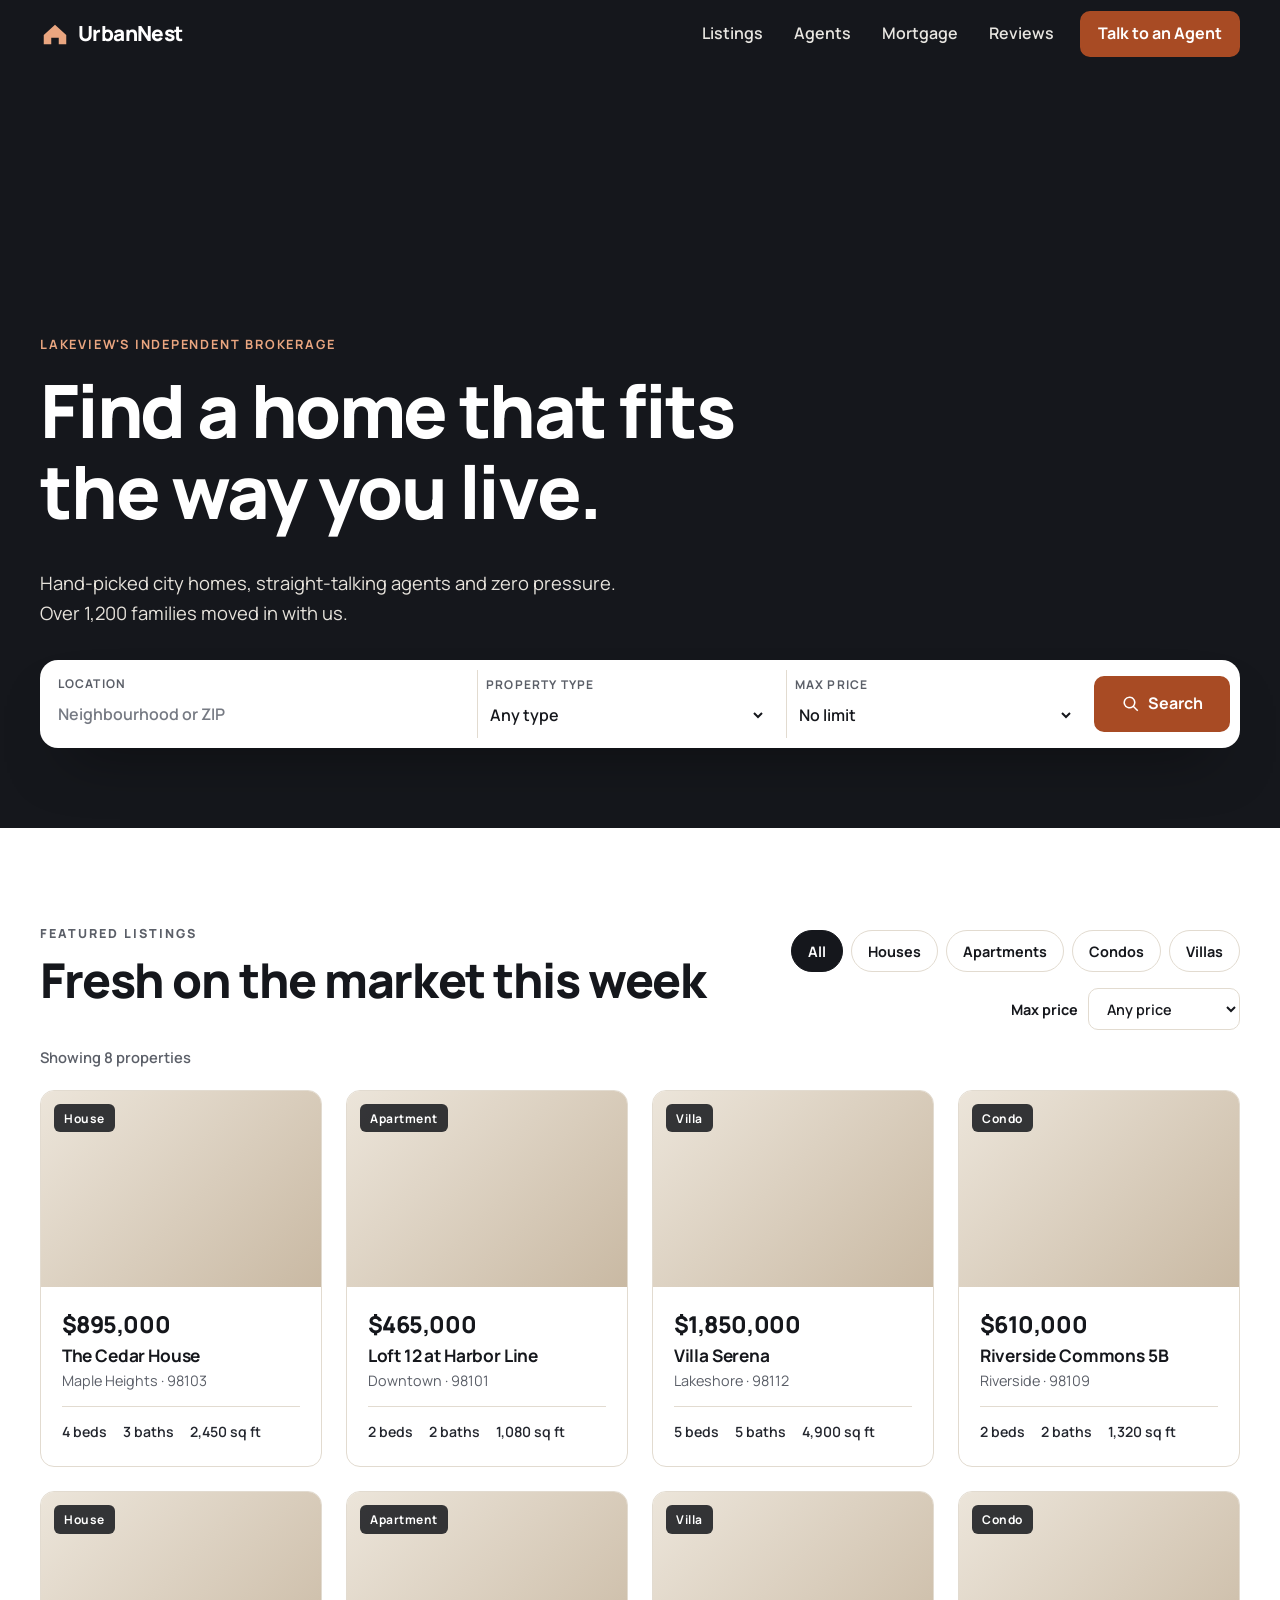
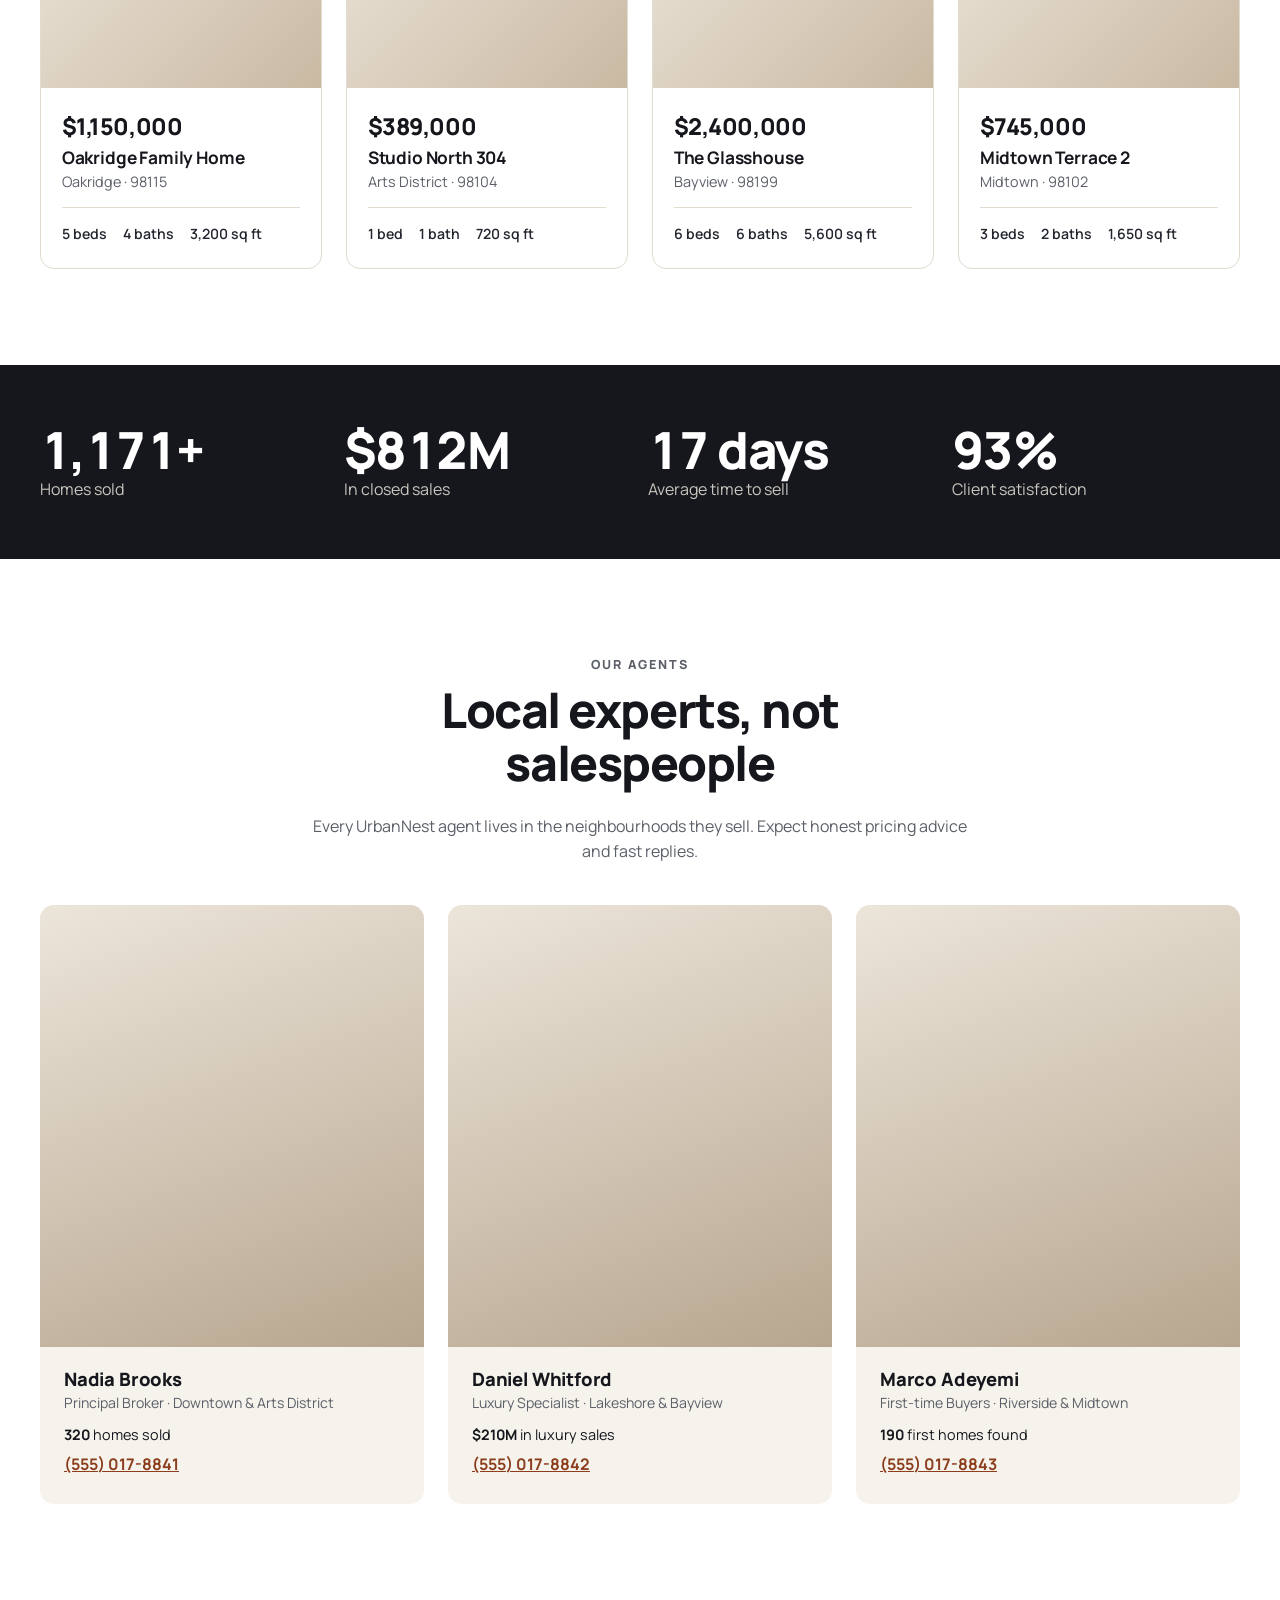
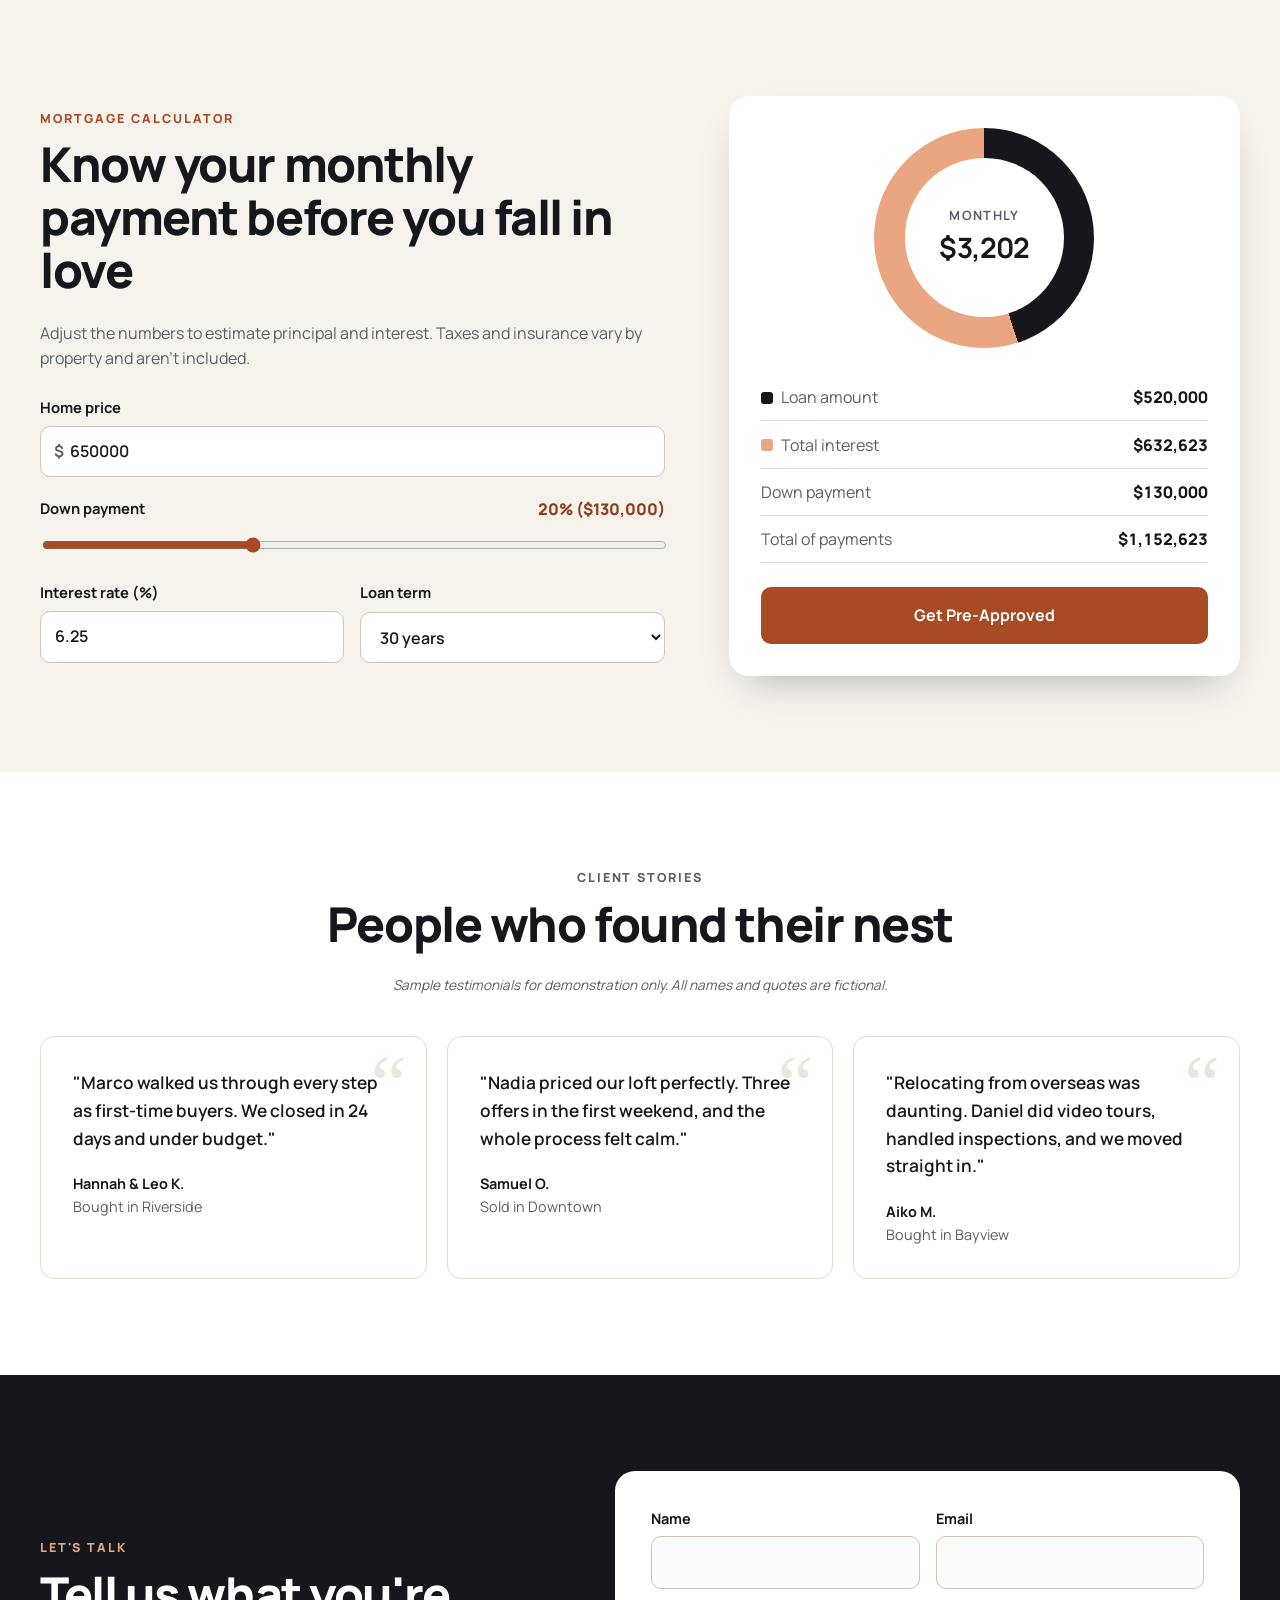
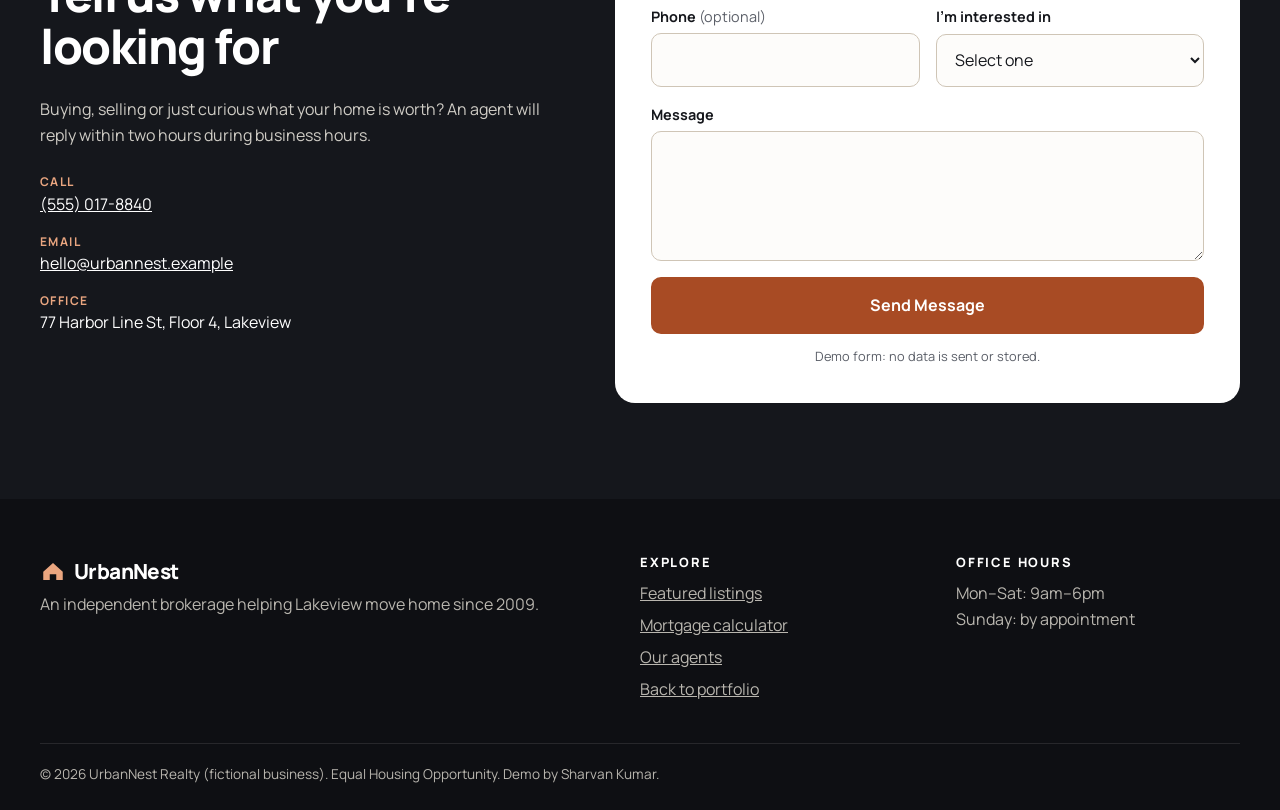
<file: real-estate/index.html>
<!doctype html>
<html lang="en">
<head>
<meta charset="utf-8">
<meta name="viewport" content="width=device-width, initial-scale=1">
<title>UrbanNest Realty | Homes, Condos &amp; Apartments for Sale</title>
<meta name="description" content="Find your next home with UrbanNest Realty. Browse featured houses, condos and apartments, estimate your mortgage, and talk to a local agent today.">
<meta name="theme-color" content="#15171c">
<link rel="canonical" href="https://sharvan10.github.io/industry-landing-pages/real-estate/">
<meta property="og:type" content="website">
<meta property="og:title" content="UrbanNest Realty | Find a Home That Fits Your Life">
<meta property="og:description" content="Curated city homes, honest advice and a mortgage calculator that shows the real numbers.">
<meta property="og:url" content="https://sharvan10.github.io/industry-landing-pages/real-estate/">
<meta property="og:image" content="https://images.unsplash.com/photo-1600596542815-ffad4c1539a9?auto=format&amp;fit=crop&amp;w=1200&amp;h=630&amp;q=70">
<meta property="og:site_name" content="UrbanNest Realty">
<meta name="twitter:card" content="summary_large_image">
<link rel="icon" href="data:image/svg+xml,%3Csvg%20xmlns='http://www.w3.org/2000/svg'%20viewBox='0%200%2064%2064'%3E%3Crect%20width='64'%20height='64'%20rx='14'%20fill='%2315171c'/%3E%3Cpath%20d='M14%2034%2032%2018l18%2016v14H38V38H26v10H14z'%20fill='%23e9a37d'/%3E%3C/svg%3E">
<link rel="preconnect" href="https://images.unsplash.com" crossorigin>
<link rel="preconnect" href="https://fonts.googleapis.com">
<link rel="preconnect" href="https://fonts.gstatic.com" crossorigin>
<link rel="preload" as="style" href="https://fonts.googleapis.com/css2?family=Manrope:wght@400;600;800&amp;display=swap" onload="this.onload=null;this.rel='stylesheet'">
<noscript><link rel="stylesheet" href="https://fonts.googleapis.com/css2?family=Manrope:wght@400;600;800&amp;display=swap"></noscript>
<link rel="stylesheet" href="styles.css">
<script type="application/ld+json">
{
  "@context": "https://schema.org",
  "@type": "RealEstateAgent",
  "name": "UrbanNest Realty",
  "description": "Independent real estate brokerage helping buyers and sellers find city homes, condos and apartments.",
  "url": "https://sharvan10.github.io/industry-landing-pages/real-estate/",
  "image": "https://images.unsplash.com/photo-1600596542815-ffad4c1539a9?auto=format&fit=crop&w=1200&q=70",
  "telephone": "+1-555-017-8840",
  "email": "hello@urbannest.example",
  "priceRange": "$$$",
  "address": {
    "@type": "PostalAddress",
    "streetAddress": "77 Harbor Line Street, Floor 4",
    "addressLocality": "Lakeview",
    "addressRegion": "WA",
    "postalCode": "98101",
    "addressCountry": "US"
  },
  "areaServed": "Lakeview metropolitan area",
  "openingHoursSpecification": [
    {"@type": "OpeningHoursSpecification", "dayOfWeek": ["Monday","Tuesday","Wednesday","Thursday","Friday","Saturday"], "opens": "09:00", "closes": "18:00"}
  ]
}
</script>
</head>
<body>
<a class="skip-link" href="#main">Skip to content</a>

<header class="site-header">
  <div class="container header-inner">
    <a href="#top" class="logo" aria-label="UrbanNest Realty, back to top">
      <svg width="30" height="30" viewBox="0 0 64 64" aria-hidden="true"><path d="M8 34 32 12l24 22v20H40V40H24v14H8z" fill="currentColor"/></svg>
      <span>UrbanNest</span>
    </a>
    <button class="nav-toggle" type="button" aria-expanded="false" aria-controls="site-nav">
      <span class="sr-only">Menu</span><span class="bars" aria-hidden="true"></span>
    </button>
    <nav id="site-nav" class="site-nav" aria-label="Primary">
      <ul>
        <li><a href="#listings">Listings</a></li>
        <li><a href="#agents">Agents</a></li>
        <li><a href="#calculator">Mortgage</a></li>
        <li><a href="#reviews">Reviews</a></li>
        <li><a href="#contact" class="btn btn-sm">Talk to an Agent</a></li>
      </ul>
    </nav>
  </div>
</header>

<main id="main">
  <section class="hero" id="top">
    <img class="hero-bg" src="https://images.unsplash.com/photo-1600596542815-ffad4c1539a9?auto=format&amp;fit=crop&amp;w=1600&amp;h=900&amp;q=65"
         srcset="https://images.unsplash.com/photo-1600596542815-ffad4c1539a9?auto=format&amp;fit=crop&amp;w=800&amp;h=900&amp;q=60 800w, https://images.unsplash.com/photo-1600596542815-ffad4c1539a9?auto=format&amp;fit=crop&amp;w=1600&amp;h=900&amp;q=65 1600w"
         sizes="100vw" width="1600" height="900" alt="" fetchpriority="high">
    <div class="container hero-inner">
      <p class="eyebrow">Lakeview's independent brokerage</p>
      <h1>Find a home that fits the way you live.</h1>
      <p class="lead">Hand-picked city homes, straight-talking agents and zero pressure. Over 1,200 families moved in with us.</p>
      <form class="search" id="search-form" role="search" aria-label="Property search">
        <div class="search-field">
          <label for="s-location">Location</label>
          <input id="s-location" type="text" placeholder="Neighbourhood or ZIP" autocomplete="off">
        </div>
        <div class="search-field">
          <label for="s-type">Property type</label>
          <select id="s-type">
            <option value="all">Any type</option>
            <option value="house">House</option>
            <option value="apartment">Apartment</option>
            <option value="condo">Condo</option>
            <option value="villa">Villa</option>
          </select>
        </div>
        <div class="search-field">
          <label for="s-price">Max price</label>
          <select id="s-price">
            <option value="any">No limit</option>
            <option value="500000">$500k</option>
            <option value="800000">$800k</option>
            <option value="1200000">$1.2M</option>
            <option value="2000000">$2M</option>
          </select>
        </div>
        <button type="submit" class="btn btn-accent">
          <svg width="18" height="18" viewBox="0 0 24 24" aria-hidden="true"><path fill="currentColor" d="M10 2a8 8 0 0 1 6.3 12.9l5.4 5.4-1.4 1.4-5.4-5.4A8 8 0 1 1 10 2zm0 2a6 6 0 1 0 0 12 6 6 0 0 0 0-12z"/></svg>
          Search
        </button>
      </form>
    </div>
  </section>

  <section class="section" id="listings" aria-labelledby="listings-title">
    <div class="container">
      <div class="section-head split">
        <div>
          <p class="kicker">Featured listings</p>
          <h2 id="listings-title">Fresh on the market this week</h2>
        </div>
        <div class="filters">
          <div class="chips" role="group" aria-label="Filter by property type">
            <button type="button" class="chip" data-type="all" aria-pressed="true">All</button>
            <button type="button" class="chip" data-type="house" aria-pressed="false">Houses</button>
            <button type="button" class="chip" data-type="apartment" aria-pressed="false">Apartments</button>
            <button type="button" class="chip" data-type="condo" aria-pressed="false">Condos</button>
            <button type="button" class="chip" data-type="villa" aria-pressed="false">Villas</button>
          </div>
          <label class="price-filter"><span>Max price</span>
            <select id="f-price">
              <option value="any">Any price</option>
              <option value="500000">Up to $500k</option>
              <option value="800000">Up to $800k</option>
              <option value="1200000">Up to $1.2M</option>
              <option value="2000000">Up to $2M</option>
            </select>
          </label>
        </div>
      </div>
      <p class="result-count" id="result-count" role="status" aria-live="polite">Showing 8 properties</p>

      <ul class="listings" id="listing-grid">
        <li class="listing" data-type="house" data-price="895000" data-area="Maple Heights 98103">
          <div class="listing-img"><img src="https://images.unsplash.com/photo-1600585154340-be6161a56a0c?auto=format&amp;fit=crop&amp;w=600&amp;h=420&amp;q=65" width="600" height="420" loading="lazy" decoding="async" alt="Modern two-storey house with large windows and landscaped lawn"><span class="tag">House</span></div>
          <div class="listing-body">
            <p class="listing-price">$895,000</p>
            <h3>The Cedar House</h3>
            <p class="addr">Maple Heights · 98103</p>
            <ul class="specs"><li>4 beds</li><li>3 baths</li><li>2,450 sq ft</li></ul>
          </div>
        </li>
        <li class="listing" data-type="apartment" data-price="465000" data-area="Downtown 98101">
          <div class="listing-img"><img src="https://images.unsplash.com/photo-1522708323590-d24dbb6b0267?auto=format&amp;fit=crop&amp;w=600&amp;h=420&amp;q=65" width="600" height="420" loading="lazy" decoding="async" alt="Bright open-plan apartment living room with sofa and city light"><span class="tag">Apartment</span></div>
          <div class="listing-body">
            <p class="listing-price">$465,000</p>
            <h3>Loft 12 at Harbor Line</h3>
            <p class="addr">Downtown · 98101</p>
            <ul class="specs"><li>2 beds</li><li>2 baths</li><li>1,080 sq ft</li></ul>
          </div>
        </li>
        <li class="listing" data-type="villa" data-price="1850000" data-area="Lakeshore 98112">
          <div class="listing-img"><img src="https://images.unsplash.com/photo-1512917774080-9991f1c4c750?auto=format&amp;fit=crop&amp;w=600&amp;h=420&amp;q=65" width="600" height="420" loading="lazy" decoding="async" alt="White contemporary villa with pool and palm trees at dusk"><span class="tag">Villa</span></div>
          <div class="listing-body">
            <p class="listing-price">$1,850,000</p>
            <h3>Villa Serena</h3>
            <p class="addr">Lakeshore · 98112</p>
            <ul class="specs"><li>5 beds</li><li>5 baths</li><li>4,900 sq ft</li></ul>
          </div>
        </li>
        <li class="listing" data-type="condo" data-price="610000" data-area="Riverside 98109">
          <div class="listing-img"><img src="https://images.unsplash.com/photo-1502672260266-1c1ef2d93688?auto=format&amp;fit=crop&amp;w=600&amp;h=420&amp;q=65" width="600" height="420" loading="lazy" decoding="async" alt="Stylish condo interior with wooden floors and large windows"><span class="tag">Condo</span></div>
          <div class="listing-body">
            <p class="listing-price">$610,000</p>
            <h3>Riverside Commons 5B</h3>
            <p class="addr">Riverside · 98109</p>
            <ul class="specs"><li>2 beds</li><li>2 baths</li><li>1,320 sq ft</li></ul>
          </div>
        </li>
        <li class="listing" data-type="house" data-price="1150000" data-area="Oakridge 98115">
          <div class="listing-img"><img src="https://images.unsplash.com/photo-1564013799919-ab600027ffc6?auto=format&amp;fit=crop&amp;w=600&amp;h=420&amp;q=65" width="600" height="420" loading="lazy" decoding="async" alt="Family house with pool and wide patio in a quiet neighbourhood"><span class="tag">House</span></div>
          <div class="listing-body">
            <p class="listing-price">$1,150,000</p>
            <h3>Oakridge Family Home</h3>
            <p class="addr">Oakridge · 98115</p>
            <ul class="specs"><li>5 beds</li><li>4 baths</li><li>3,200 sq ft</li></ul>
          </div>
        </li>
        <li class="listing" data-type="apartment" data-price="389000" data-area="Arts District 98104">
          <div class="listing-img"><img src="https://images.unsplash.com/photo-1560448204-e02f11c3d0e2?auto=format&amp;fit=crop&amp;w=600&amp;h=420&amp;q=65" width="600" height="420" loading="lazy" decoding="async" alt="Cosy apartment living area with neutral furniture"><span class="tag">Apartment</span></div>
          <div class="listing-body">
            <p class="listing-price">$389,000</p>
            <h3>Studio North 304</h3>
            <p class="addr">Arts District · 98104</p>
            <ul class="specs"><li>1 bed</li><li>1 bath</li><li>720 sq ft</li></ul>
          </div>
        </li>
        <li class="listing" data-type="villa" data-price="2400000" data-area="Bayview 98199">
          <div class="listing-img"><img src="https://images.unsplash.com/photo-1613490493576-7fde63acd811?auto=format&amp;fit=crop&amp;w=600&amp;h=420&amp;q=65" width="600" height="420" loading="lazy" decoding="async" alt="Luxury villa with infinity pool and floor-to-ceiling glass"><span class="tag">Villa</span></div>
          <div class="listing-body">
            <p class="listing-price">$2,400,000</p>
            <h3>The Glasshouse</h3>
            <p class="addr">Bayview · 98199</p>
            <ul class="specs"><li>6 beds</li><li>6 baths</li><li>5,600 sq ft</li></ul>
          </div>
        </li>
        <li class="listing" data-type="condo" data-price="745000" data-area="Midtown 98102">
          <div class="listing-img"><img src="https://images.unsplash.com/photo-1580587771525-78b9dba3b914?auto=format&amp;fit=crop&amp;w=600&amp;h=420&amp;q=65" width="600" height="420" loading="lazy" decoding="async" alt="Contemporary townhouse condo exterior with warm lighting"><span class="tag">Condo</span></div>
          <div class="listing-body">
            <p class="listing-price">$745,000</p>
            <h3>Midtown Terrace 2</h3>
            <p class="addr">Midtown · 98102</p>
            <ul class="specs"><li>3 beds</li><li>2 baths</li><li>1,650 sq ft</li></ul>
          </div>
        </li>
      </ul>
      <div class="empty" id="empty-state" hidden>
        <p><strong>No properties match those filters.</strong> Try a different type or a higher price limit.</p>
        <button type="button" class="btn btn-outline" id="reset-filters">Reset filters</button>
      </div>
    </div>
  </section>

  <section class="stats" aria-label="UrbanNest in numbers">
    <div class="container stats-grid">
      <div class="stat"><p class="stat-num"><span data-count="1240">1,240</span>+</p><p>Homes sold</p></div>
      <div class="stat"><p class="stat-num">$<span data-count="860">860</span>M</p><p>In closed sales</p></div>
      <div class="stat"><p class="stat-num"><span data-count="18">18</span> days</p><p>Average time to sell</p></div>
      <div class="stat"><p class="stat-num"><span data-count="98">98</span>%</p><p>Client satisfaction</p></div>
    </div>
  </section>

  <section class="section" id="agents" aria-labelledby="agents-title">
    <div class="container">
      <div class="section-head">
        <p class="kicker">Our agents</p>
        <h2 id="agents-title">Local experts, not salespeople</h2>
        <p>Every UrbanNest agent lives in the neighbourhoods they sell. Expect honest pricing advice and fast replies.</p>
      </div>
      <div class="agents">
        <article class="agent reveal">
          <img src="https://images.unsplash.com/photo-1573496359142-b8d87734a5a2?auto=format&amp;fit=crop&amp;w=400&amp;h=460&amp;q=65" width="400" height="460" loading="lazy" decoding="async" alt="Portrait of agent Nadia Brooks">
          <div class="agent-body">
            <h3>Nadia Brooks</h3>
            <p class="role">Principal Broker · Downtown &amp; Arts District</p>
            <p class="agent-stat"><strong>320</strong> homes sold</p>
            <a href="tel:+15550178841" class="agent-link">(555) 017-8841</a>
          </div>
        </article>
        <article class="agent reveal">
          <img src="https://images.unsplash.com/photo-1560250097-0b93528c311a?auto=format&amp;fit=crop&amp;w=400&amp;h=460&amp;q=65" width="400" height="460" loading="lazy" decoding="async" alt="Portrait of agent Daniel Whitford">
          <div class="agent-body">
            <h3>Daniel Whitford</h3>
            <p class="role">Luxury Specialist · Lakeshore &amp; Bayview</p>
            <p class="agent-stat"><strong>$210M</strong> in luxury sales</p>
            <a href="tel:+15550178842" class="agent-link">(555) 017-8842</a>
          </div>
        </article>
        <article class="agent reveal">
          <img src="https://images.unsplash.com/photo-1507003211169-0a1dd7228f2d?auto=format&amp;fit=crop&amp;w=400&amp;h=460&amp;q=65" width="400" height="460" loading="lazy" decoding="async" alt="Portrait of agent Marco Adeyemi">
          <div class="agent-body">
            <h3>Marco Adeyemi</h3>
            <p class="role">First-time Buyers · Riverside &amp; Midtown</p>
            <p class="agent-stat"><strong>190</strong> first homes found</p>
            <a href="tel:+15550178843" class="agent-link">(555) 017-8843</a>
          </div>
        </article>
      </div>
    </div>
  </section>

  <section class="section calc-section" id="calculator" aria-labelledby="calc-title">
    <div class="container calc-grid">
      <div>
        <p class="kicker">Mortgage calculator</p>
        <h2 id="calc-title">Know your monthly payment before you fall in love</h2>
        <p class="muted">Adjust the numbers to estimate principal and interest. Taxes and insurance vary by property and aren't included.</p>
        <form class="calc" id="mortgage-form" aria-label="Mortgage inputs">
          <div class="calc-field">
            <label for="m-price">Home price</label>
            <div class="input-prefix"><span aria-hidden="true">$</span><input id="m-price" type="number" inputmode="numeric" min="50000" max="10000000" step="5000" value="650000"></div>
          </div>
          <div class="calc-field">
            <div class="calc-label"><label for="m-down">Down payment</label><output id="m-down-out" for="m-down">20%</output></div>
            <input id="m-down" type="range" min="0" max="60" step="1" value="20">
          </div>
          <div class="calc-row">
            <div class="calc-field">
              <label for="m-rate">Interest rate (%)</label>
              <input id="m-rate" type="number" inputmode="decimal" min="0" max="20" step="0.05" value="6.25">
            </div>
            <div class="calc-field">
              <label for="m-term">Loan term</label>
              <select id="m-term">
                <option value="30">30 years</option>
                <option value="20">20 years</option>
                <option value="15">15 years</option>
                <option value="10">10 years</option>
              </select>
            </div>
          </div>
        </form>
      </div>
      <div class="calc-result" aria-live="polite">
        <div class="donut" id="donut" role="img" aria-label="Breakdown of total cost: principal versus interest"><div class="donut-hole"><span>Monthly</span><strong id="r-monthly">$3,201</strong></div></div>
        <dl class="breakdown">
          <div><dt><i class="sw sw-p" aria-hidden="true"></i>Loan amount</dt><dd id="r-loan">$520,000</dd></div>
          <div><dt><i class="sw sw-i" aria-hidden="true"></i>Total interest</dt><dd id="r-interest">$632,000</dd></div>
          <div><dt>Down payment</dt><dd id="r-down">$130,000</dd></div>
          <div><dt>Total of payments</dt><dd id="r-total">$1,152,000</dd></div>
        </dl>
        <a href="#contact" class="btn btn-accent btn-block">Get Pre-Approved</a>
      </div>
    </div>
  </section>

  <section class="section" id="reviews" aria-labelledby="reviews-title">
    <div class="container">
      <div class="section-head">
        <p class="kicker">Client stories</p>
        <h2 id="reviews-title">People who found their nest</h2>
        <p class="note">Sample testimonials for demonstration only. All names and quotes are fictional.</p>
      </div>
      <div class="quotes">
        <figure class="quote reveal">
          <blockquote><p>"Marco walked us through every step as first-time buyers. We closed in 24 days and under budget."</p></blockquote>
          <figcaption><strong>Hannah &amp; Leo K.</strong><span>Bought in Riverside</span></figcaption>
        </figure>
        <figure class="quote reveal">
          <blockquote><p>"Nadia priced our loft perfectly. Three offers in the first weekend, and the whole process felt calm."</p></blockquote>
          <figcaption><strong>Samuel O.</strong><span>Sold in Downtown</span></figcaption>
        </figure>
        <figure class="quote reveal">
          <blockquote><p>"Relocating from overseas was daunting. Daniel did video tours, handled inspections, and we moved straight in."</p></blockquote>
          <figcaption><strong>Aiko M.</strong><span>Bought in Bayview</span></figcaption>
        </figure>
      </div>
    </div>
  </section>

  <section class="section contact" id="contact" aria-labelledby="contact-title">
    <div class="container contact-grid">
      <div>
        <p class="kicker light">Let's talk</p>
        <h2 id="contact-title">Tell us what you're looking for</h2>
        <p>Buying, selling or just curious what your home is worth? An agent will reply within two hours during business hours.</p>
        <ul class="contact-list">
          <li><span>Call</span><a href="tel:+15550178840">(555) 017-8840</a></li>
          <li><span>Email</span><a href="mailto:hello@urbannest.example">hello@urbannest.example</a></li>
          <li><span>Office</span>77 Harbor Line St, Floor 4, Lakeview</li>
        </ul>
      </div>
      <form class="form" id="contact-form" novalidate data-success="Thanks{name}! An UrbanNest agent will reach out within two business hours.">
        <div class="field-row">
          <div class="field">
            <label for="c-name">Name</label>
            <input id="c-name" name="name" type="text" autocomplete="name" required minlength="2" aria-describedby="c-name-error">
            <p class="error" id="c-name-error" aria-live="polite"></p>
          </div>
          <div class="field">
            <label for="c-email">Email</label>
            <input id="c-email" name="email" type="email" autocomplete="email" required aria-describedby="c-email-error">
            <p class="error" id="c-email-error" aria-live="polite"></p>
          </div>
        </div>
        <div class="field-row">
          <div class="field">
            <label for="c-phone">Phone <span class="opt">(optional)</span></label>
            <input id="c-phone" name="phone" type="tel" autocomplete="tel" pattern="[0-9 \(\)\+\-]{7,}" data-pattern-msg="Please enter a valid phone number." aria-describedby="c-phone-error">
            <p class="error" id="c-phone-error" aria-live="polite"></p>
          </div>
          <div class="field">
            <label for="c-intent">I'm interested in</label>
            <select id="c-intent" name="intent" required aria-describedby="c-intent-error">
              <option value="">Select one</option>
              <option>Buying a home</option>
              <option>Selling my home</option>
              <option>Free home valuation</option>
              <option>Renting</option>
            </select>
            <p class="error" id="c-intent-error" aria-live="polite"></p>
          </div>
        </div>
        <div class="field">
          <label for="c-message">Message</label>
          <textarea id="c-message" name="message" rows="4" required minlength="10" aria-describedby="c-message-error"></textarea>
          <p class="error" id="c-message-error" aria-live="polite"></p>
        </div>
        <button type="submit" class="btn btn-accent btn-block">Send Message</button>
        <p class="form-success" role="status" hidden></p>
        <p class="form-note">Demo form: no data is sent or stored.</p>
      </form>
    </div>
  </section>
</main>

<footer class="site-footer">
  <div class="container footer-grid">
    <div>
      <a href="#top" class="logo"><svg width="26" height="26" viewBox="0 0 64 64" aria-hidden="true"><path d="M8 34 32 12l24 22v20H40V40H24v14H8z" fill="currentColor"/></svg><span>UrbanNest</span></a>
      <p>An independent brokerage helping Lakeview move home since 2009.</p>
    </div>
    <div>
      <h2 class="footer-title">Explore</h2>
      <ul class="footer-links">
        <li><a href="#listings">Featured listings</a></li>
        <li><a href="#calculator">Mortgage calculator</a></li>
        <li><a href="#agents">Our agents</a></li>
        <li><a href="../">Back to portfolio</a></li>
      </ul>
    </div>
    <div>
      <h2 class="footer-title">Office hours</h2>
      <p>Mon–Sat: 9am–6pm<br>Sunday: by appointment</p>
    </div>
  </div>
  <div class="container footer-bottom">
    <p>© <span data-year>2026</span> UrbanNest Realty (fictional business). Equal Housing Opportunity. Demo by Sharvan Kumar.</p>
  </div>
</footer>
<script src="../assets/core.js" defer></script>
<script src="main.js" defer></script>
</body>
</html>
</file>
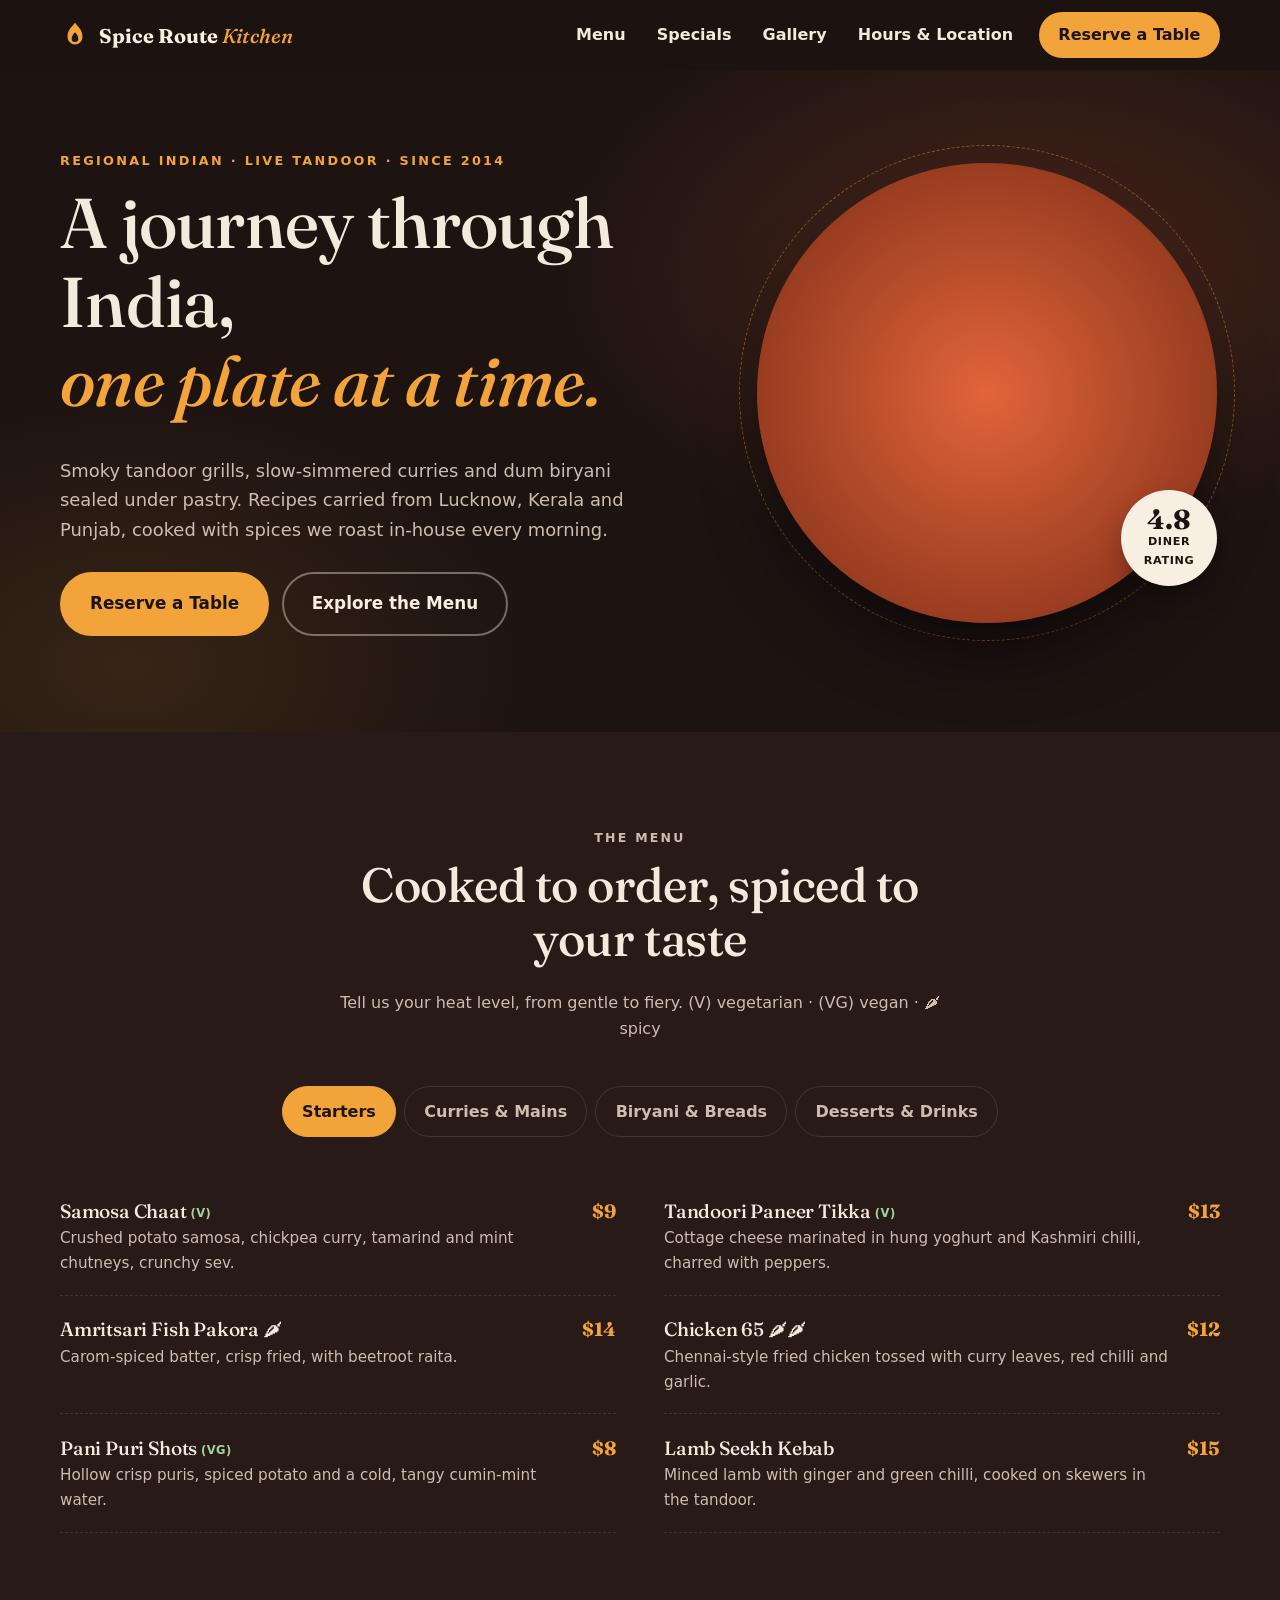
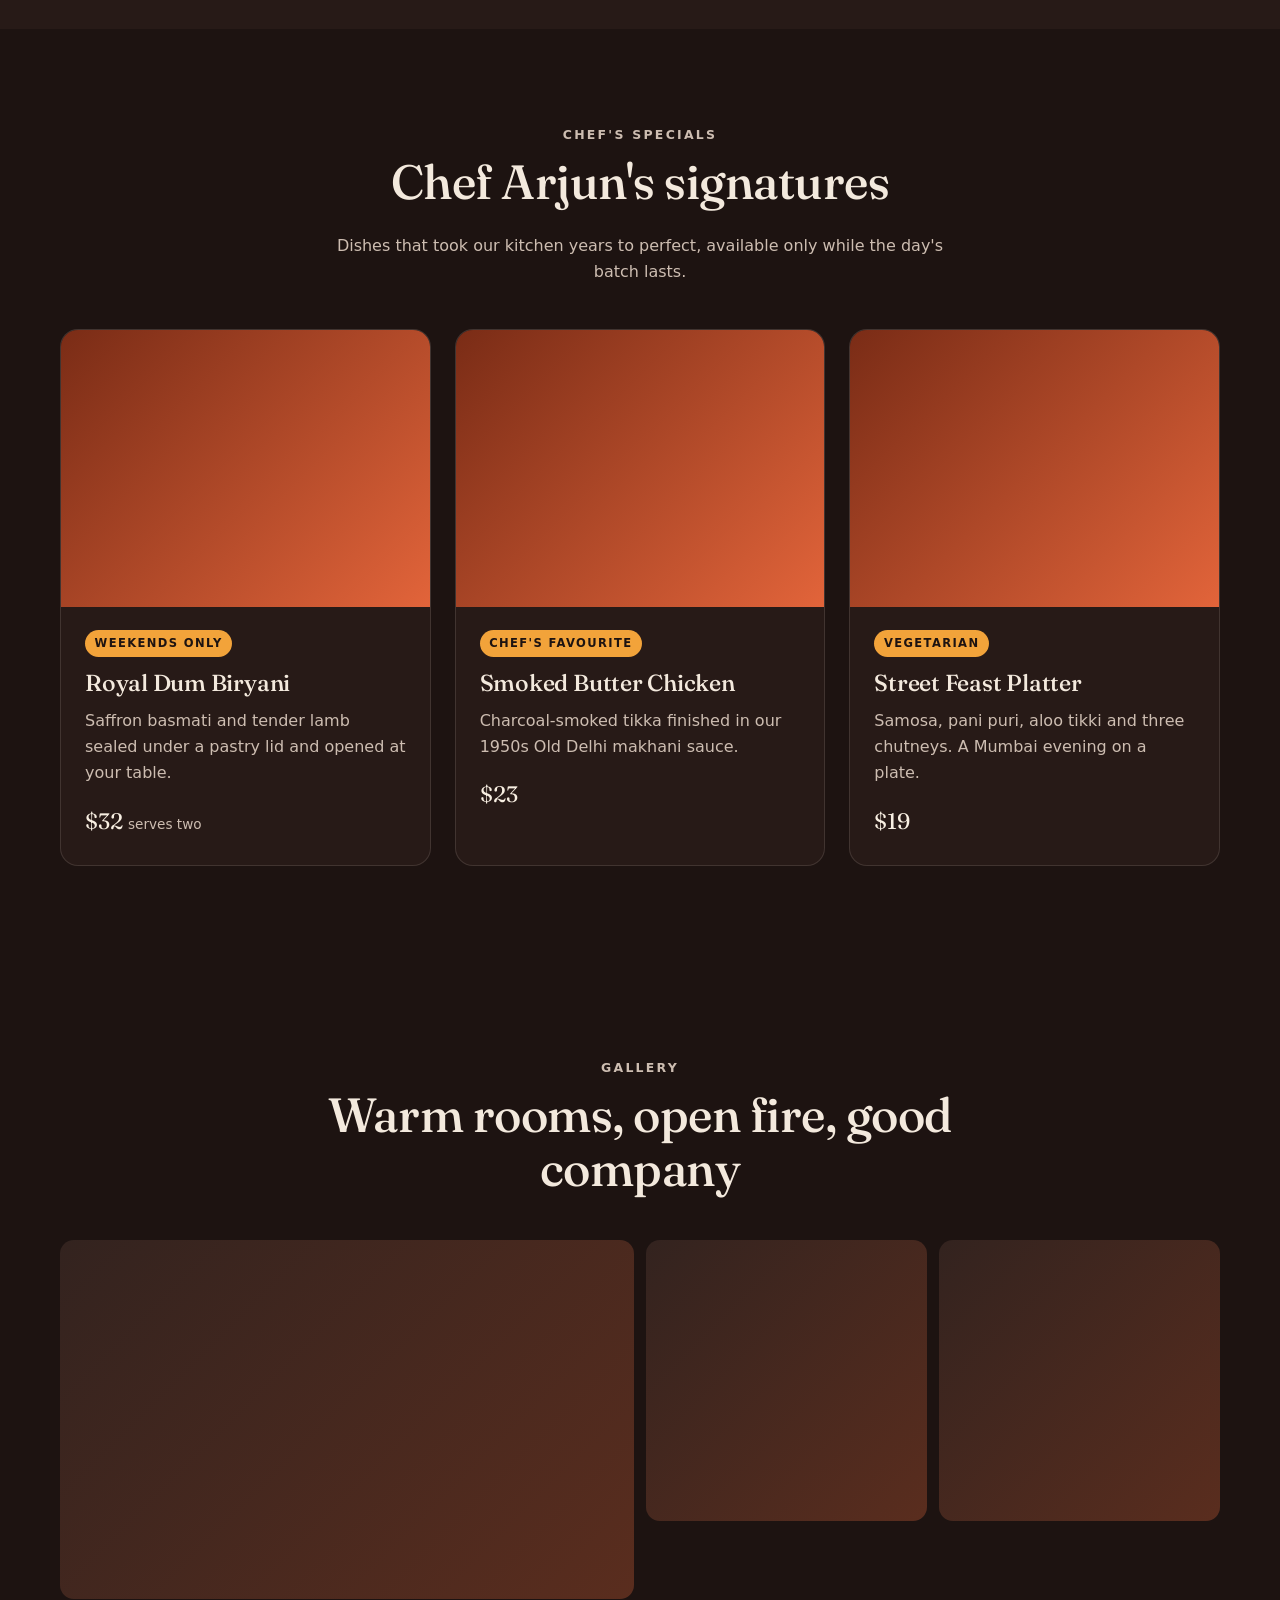
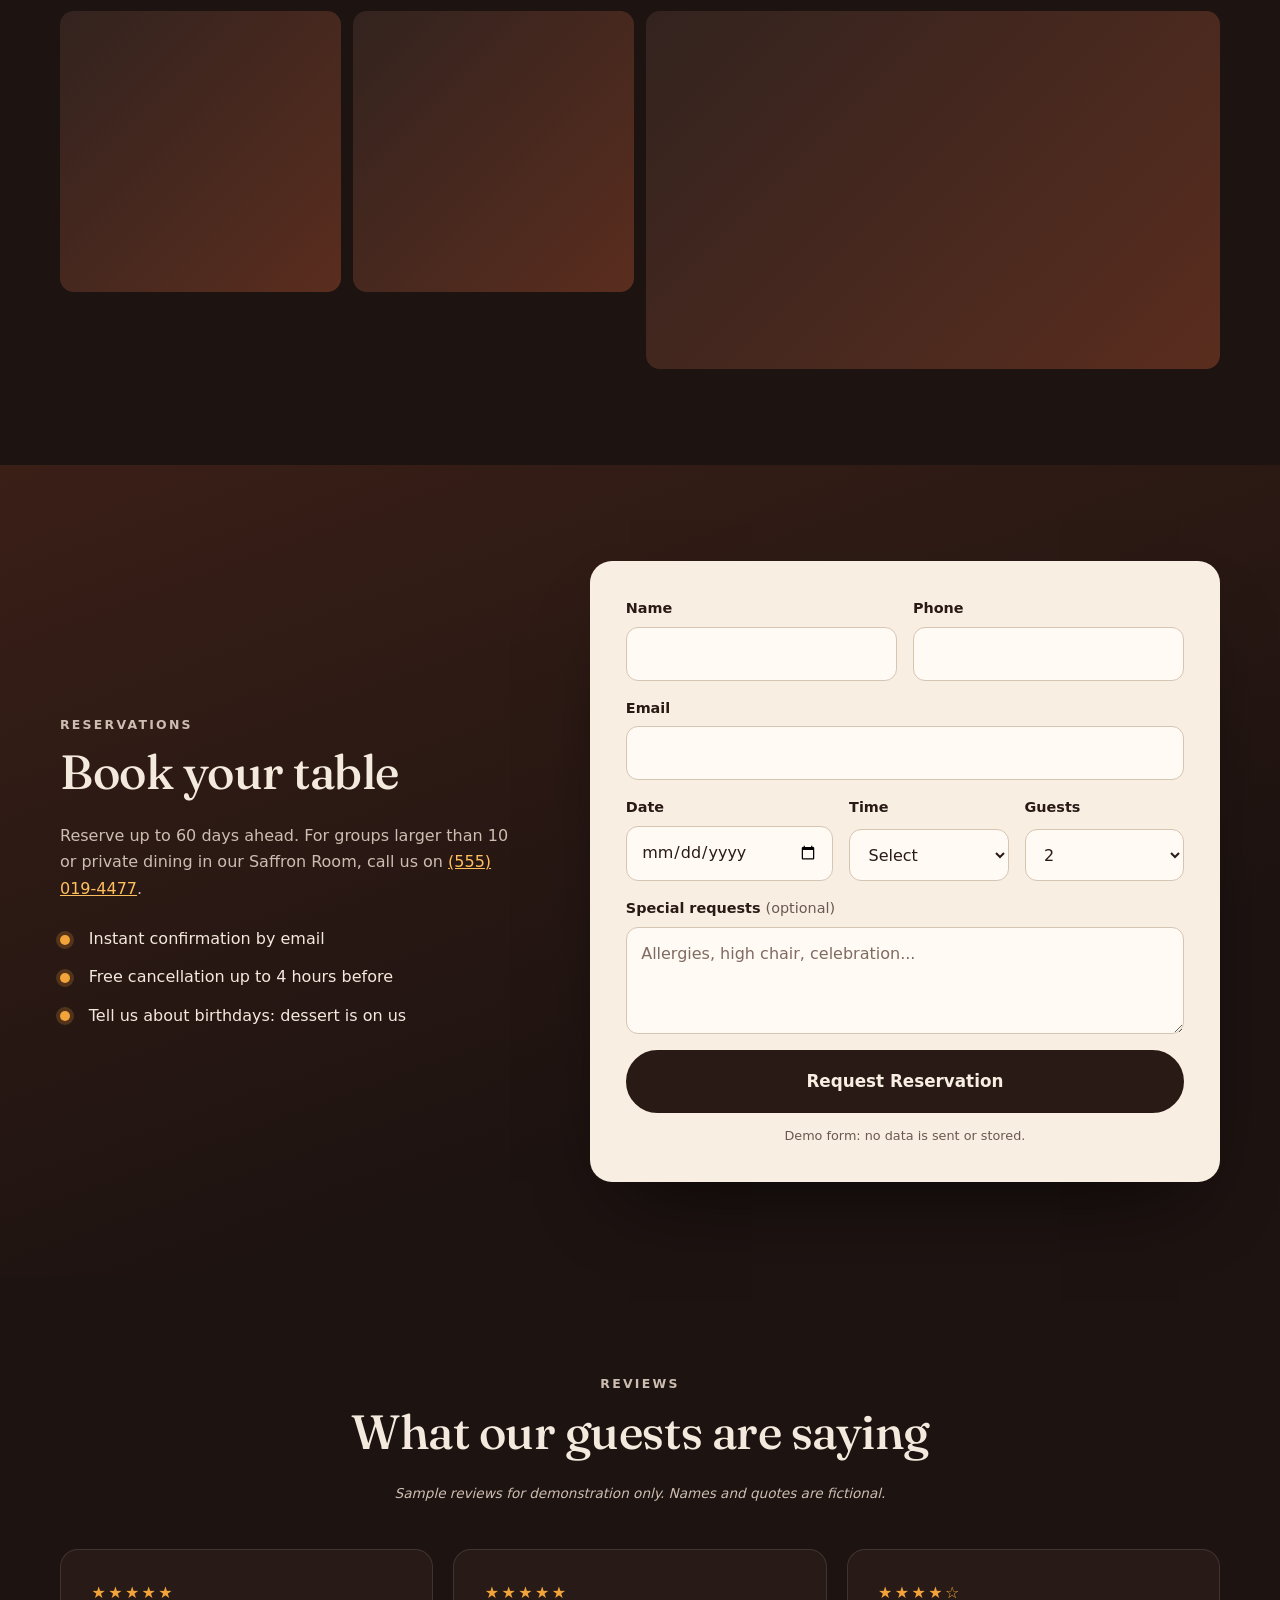
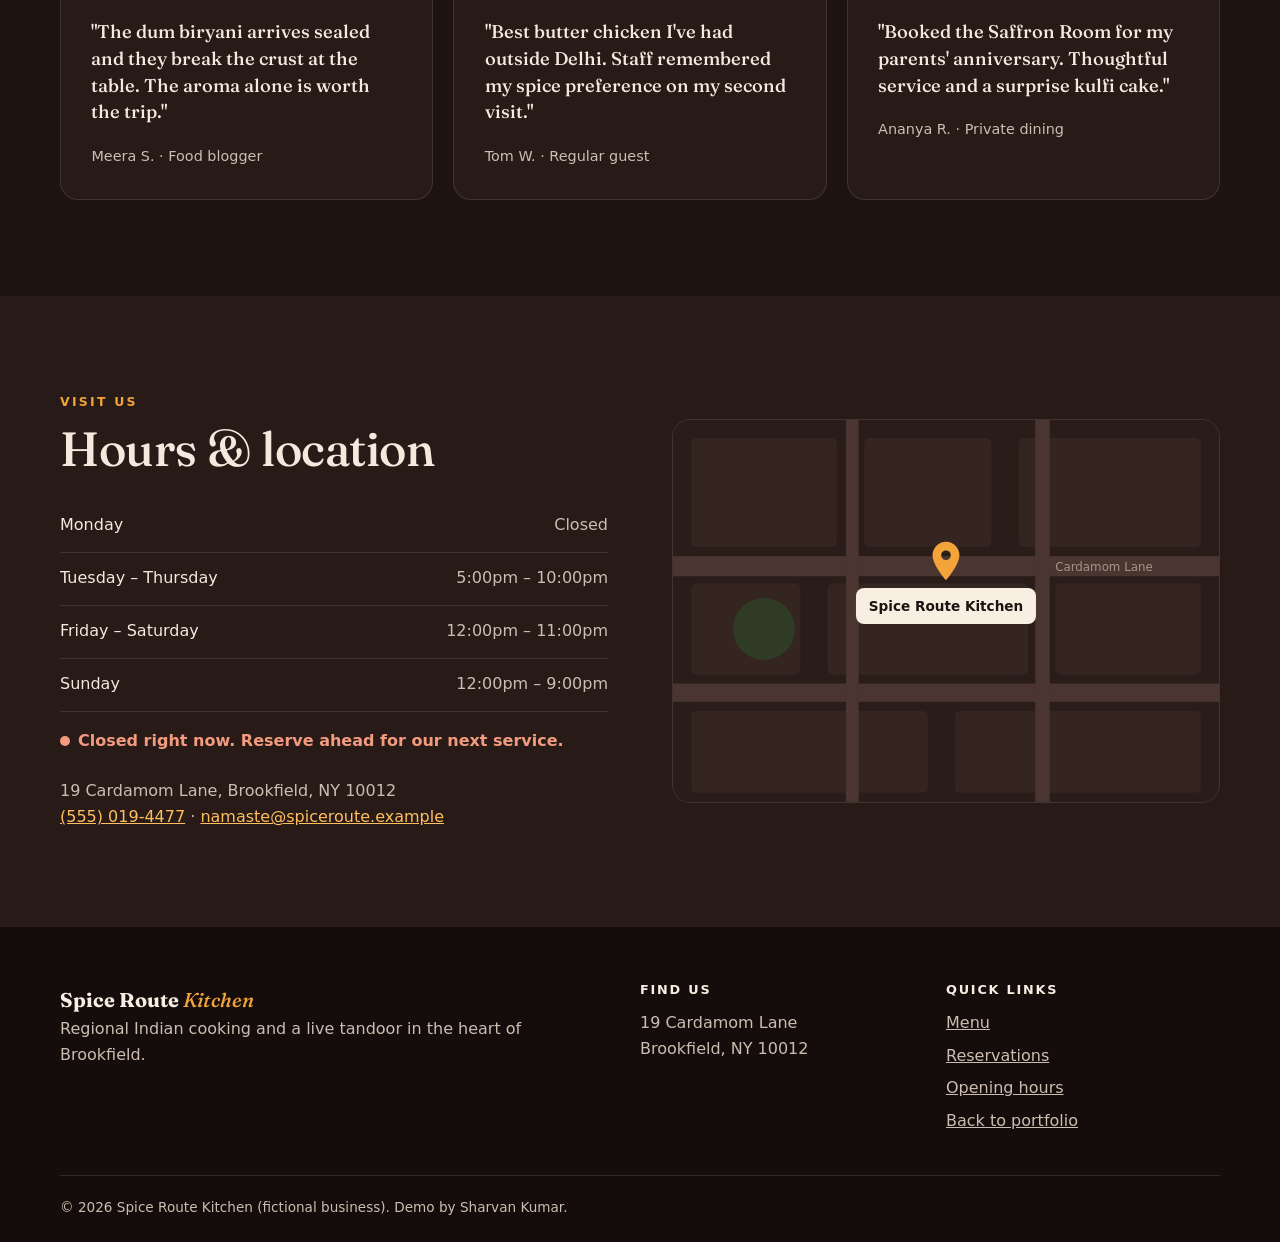
<file: restaurant/index.html>
<!doctype html>
<html lang="en">
<head>
<meta charset="utf-8">
<meta name="viewport" content="width=device-width, initial-scale=1">
<title>Spice Route Kitchen | Modern Indian Restaurant &amp; Tandoor</title>
<meta name="description" content="Spice Route Kitchen serves regional Indian cooking, from smoky tandoor grills to slow-cooked biryani. View the menu, chef's specials and reserve a table online.">
<meta name="theme-color" content="#1d1311">
<link rel="canonical" href="https://sharvan10.github.io/industry-landing-pages/restaurant/">
<meta property="og:type" content="website">
<meta property="og:title" content="Spice Route Kitchen | Modern Indian Restaurant">
<meta property="og:description" content="Regional Indian flavours, a live tandoor and slow-cooked biryani. Reserve your table tonight.">
<meta property="og:url" content="https://sharvan10.github.io/industry-landing-pages/restaurant/">
<meta property="og:image" content="https://images.unsplash.com/photo-1585937421612-70a008356fbe?auto=format&amp;fit=crop&amp;w=1200&amp;h=630&amp;q=70">
<meta property="og:site_name" content="Spice Route Kitchen">
<meta name="twitter:card" content="summary_large_image">
<link rel="icon" href="data:image/svg+xml,%3Csvg%20xmlns='http://www.w3.org/2000/svg'%20viewBox='0%200%2064%2064'%3E%3Crect%20width='64'%20height='64'%20rx='32'%20fill='%231d1311'/%3E%3Cpath%20d='M32%2012c6%208%2012%2012%2012%2022a12%2012%200%200%201-24%200c0-10%206-14%2012-22z'%20fill='%23f2a33a'/%3E%3C/svg%3E">
<link rel="preconnect" href="https://images.unsplash.com" crossorigin>
<link rel="preconnect" href="https://fonts.googleapis.com">
<link rel="preconnect" href="https://fonts.gstatic.com" crossorigin>
<link rel="preload" as="style" href="https://fonts.googleapis.com/css2?family=Fraunces:opsz,wght@9..144,500;9..144,700&amp;display=swap" onload="this.onload=null;this.rel='stylesheet'">
<noscript><link rel="stylesheet" href="https://fonts.googleapis.com/css2?family=Fraunces:opsz,wght@9..144,500;9..144,700&amp;display=swap"></noscript>
<link rel="stylesheet" href="styles.css">
<script type="application/ld+json">
{
  "@context": "https://schema.org",
  "@type": "Restaurant",
  "name": "Spice Route Kitchen",
  "description": "Modern regional Indian restaurant with a live tandoor.",
  "url": "https://sharvan10.github.io/industry-landing-pages/restaurant/",
  "image": "https://images.unsplash.com/photo-1585937421612-70a008356fbe?auto=format&fit=crop&w=1200&q=70",
  "servesCuisine": ["Indian", "North Indian", "South Indian", "Tandoor"],
  "priceRange": "$$",
  "telephone": "+1-555-019-4477",
  "acceptsReservations": "True",
  "menu": "https://sharvan10.github.io/industry-landing-pages/restaurant/#menu",
  "address": {
    "@type": "PostalAddress",
    "streetAddress": "19 Cardamom Lane",
    "addressLocality": "Brookfield",
    "addressRegion": "NY",
    "postalCode": "10012",
    "addressCountry": "US"
  },
  "openingHoursSpecification": [
    {"@type": "OpeningHoursSpecification", "dayOfWeek": ["Tuesday","Wednesday","Thursday"], "opens": "17:00", "closes": "22:00"},
    {"@type": "OpeningHoursSpecification", "dayOfWeek": ["Friday","Saturday"], "opens": "12:00", "closes": "23:00"},
    {"@type": "OpeningHoursSpecification", "dayOfWeek": "Sunday", "opens": "12:00", "closes": "21:00"}
  ]
}
</script>
</head>
<body>
<a class="skip-link" href="#main">Skip to content</a>

<header class="site-header">
  <div class="container header-inner">
    <a href="#top" class="logo" aria-label="Spice Route Kitchen, back to top">
      <svg width="30" height="30" viewBox="0 0 64 64" aria-hidden="true"><path d="M32 6c8 10 16 16 16 30a16 16 0 0 1-32 0C16 22 24 16 32 6z" fill="currentColor"/><path d="M32 26c4 5 7 8 7 14a7 7 0 0 1-14 0c0-6 3-9 7-14z" fill="#1d1311"/></svg>
      <span>Spice Route <em>Kitchen</em></span>
    </a>
    <button class="nav-toggle" type="button" aria-expanded="false" aria-controls="site-nav">
      <span class="sr-only">Menu</span><span class="bars" aria-hidden="true"></span>
    </button>
    <nav id="site-nav" class="site-nav" aria-label="Primary">
      <ul>
        <li><a href="#menu">Menu</a></li>
        <li><a href="#specials">Specials</a></li>
        <li><a href="#gallery">Gallery</a></li>
        <li><a href="#visit">Hours &amp; Location</a></li>
        <li><a href="#reserve" class="btn btn-sm">Reserve a Table</a></li>
      </ul>
    </nav>
  </div>
</header>

<main id="main">
  <section class="hero" id="top">
    <div class="container hero-grid">
      <div class="hero-copy">
        <p class="eyebrow">Regional Indian · Live Tandoor · Since 2014</p>
        <h1>A journey through India, <span>one plate at a time.</span></h1>
        <p class="lead">Smoky tandoor grills, slow-simmered curries and dum biryani sealed under pastry. Recipes carried from Lucknow, Kerala and Punjab, cooked with spices we roast in-house every morning.</p>
        <div class="hero-actions">
          <a href="#reserve" class="btn btn-lg">Reserve a Table</a>
          <a href="#menu" class="btn btn-outline btn-lg">Explore the Menu</a>
        </div>
      </div>
      <div class="hero-plate">
        <div class="plate-ring" aria-hidden="true"></div>
        <img src="https://images.unsplash.com/photo-1585937421612-70a008356fbe?auto=format&amp;fit=crop&amp;w=640&amp;h=640&amp;q=70"
             srcset="https://images.unsplash.com/photo-1585937421612-70a008356fbe?auto=format&amp;fit=crop&amp;w=380&amp;h=380&amp;q=65 380w, https://images.unsplash.com/photo-1585937421612-70a008356fbe?auto=format&amp;fit=crop&amp;w=640&amp;h=640&amp;q=70 640w"
             sizes="(min-width: 900px) 34vw, 78vw" width="640" height="640" fetchpriority="high"
             alt="A rich, aromatic Indian curry served in a bowl">
        <p class="badge"><strong>4.8</strong><span>Diner rating</span></p>
      </div>
    </div>
  </section>

  <section class="section menu-section" id="menu" aria-labelledby="menu-title">
    <div class="container">
      <div class="section-head">
        <p class="kicker">The menu</p>
        <h2 id="menu-title">Cooked to order, spiced to your taste</h2>
        <p>Tell us your heat level, from gentle to fiery. <abbr title="Vegetarian">(V)</abbr> vegetarian · <abbr title="Vegan">(VG)</abbr> vegan · <span aria-hidden="true">🌶</span> spicy</p>
      </div>
      <div class="tabs" role="tablist" aria-label="Menu categories">
        <button class="tab" role="tab" id="tab-starters" aria-controls="panel-starters" aria-selected="true">Starters</button>
        <button class="tab" role="tab" id="tab-mains" aria-controls="panel-mains" aria-selected="false" tabindex="-1">Curries &amp; Mains</button>
        <button class="tab" role="tab" id="tab-biryani" aria-controls="panel-biryani" aria-selected="false" tabindex="-1">Biryani &amp; Breads</button>
        <button class="tab" role="tab" id="tab-desserts" aria-controls="panel-desserts" aria-selected="false" tabindex="-1">Desserts &amp; Drinks</button>
      </div>

      <div class="tab-panel" role="tabpanel" id="panel-starters" aria-labelledby="tab-starters" tabindex="0">
        <ul class="menu-list">
          <li><div class="dish"><h3>Samosa Chaat <small>(V)</small></h3><p>Crushed potato samosa, chickpea curry, tamarind and mint chutneys, crunchy sev.</p></div><span class="price">$9</span></li>
          <li><div class="dish"><h3>Tandoori Paneer Tikka <small>(V)</small></h3><p>Cottage cheese marinated in hung yoghurt and Kashmiri chilli, charred with peppers.</p></div><span class="price">$13</span></li>
          <li><div class="dish"><h3>Amritsari Fish Pakora <span role="img" aria-label="spicy">🌶</span></h3><p>Carom-spiced batter, crisp fried, with beetroot raita.</p></div><span class="price">$14</span></li>
          <li><div class="dish"><h3>Chicken 65 <span role="img" aria-label="spicy">🌶🌶</span></h3><p>Chennai-style fried chicken tossed with curry leaves, red chilli and garlic.</p></div><span class="price">$12</span></li>
          <li><div class="dish"><h3>Pani Puri Shots <small>(VG)</small></h3><p>Hollow crisp puris, spiced potato and a cold, tangy cumin-mint water.</p></div><span class="price">$8</span></li>
          <li><div class="dish"><h3>Lamb Seekh Kebab</h3><p>Minced lamb with ginger and green chilli, cooked on skewers in the tandoor.</p></div><span class="price">$15</span></li>
        </ul>
      </div>
      <div class="tab-panel" role="tabpanel" id="panel-mains" aria-labelledby="tab-mains" tabindex="0" hidden>
        <ul class="menu-list">
          <li><div class="dish"><h3>Old Delhi Butter Chicken</h3><p>Tandoor-roasted chicken in a velvety tomato, butter and fenugreek sauce.</p></div><span class="price">$21</span></li>
          <li><div class="dish"><h3>Lamb Rogan Josh <span role="img" aria-label="spicy">🌶</span></h3><p>Kashmiri slow-braised lamb shoulder, fennel, cardamom and ratan jot.</p></div><span class="price">$24</span></li>
          <li><div class="dish"><h3>Kerala Prawn Moilee</h3><p>Tiger prawns in a mild coconut-turmeric broth with curry leaves.</p></div><span class="price">$25</span></li>
          <li><div class="dish"><h3>Dal Makhani <small>(V)</small></h3><p>Black lentils simmered for 18 hours with butter and cream.</p></div><span class="price">$16</span></li>
          <li><div class="dish"><h3>Palak Paneer <small>(V)</small></h3><p>Fresh spinach purée, garlic, cumin and soft homemade paneer.</p></div><span class="price">$18</span></li>
          <li><div class="dish"><h3>Chettinad Chicken <span role="img" aria-label="very spicy">🌶🌶🌶</span></h3><p>Fiery Tamil Nadu curry with black pepper, star anise and roasted coconut.</p></div><span class="price">$22</span></li>
        </ul>
      </div>
      <div class="tab-panel" role="tabpanel" id="panel-biryani" aria-labelledby="tab-biryani" tabindex="0" hidden>
        <ul class="menu-list">
          <li><div class="dish"><h3>Lucknowi Lamb Dum Biryani</h3><p>Aged basmati and lamb, sealed under pastry and slow-cooked. Serves two.</p></div><span class="price">$32</span></li>
          <li><div class="dish"><h3>Hyderabadi Chicken Biryani <span role="img" aria-label="spicy">🌶</span></h3><p>Saffron rice layered with mint, fried onions and spiced chicken.</p></div><span class="price">$24</span></li>
          <li><div class="dish"><h3>Jackfruit Biryani <small>(VG)</small></h3><p>Young jackfruit, whole spices, rose water and crispy shallots.</p></div><span class="price">$20</span></li>
          <li><div class="dish"><h3>Garlic Butter Naan <small>(V)</small></h3><p>Hand-stretched and blistered in the tandoor.</p></div><span class="price">$5</span></li>
          <li><div class="dish"><h3>Laccha Paratha <small>(V)</small></h3><p>Flaky, layered whole-wheat bread brushed with ghee.</p></div><span class="price">$5</span></li>
          <li><div class="dish"><h3>Peshwari Naan <small>(V)</small></h3><p>Stuffed with coconut, almond and golden raisin.</p></div><span class="price">$6</span></li>
        </ul>
      </div>
      <div class="tab-panel" role="tabpanel" id="panel-desserts" aria-labelledby="tab-desserts" tabindex="0" hidden>
        <ul class="menu-list">
          <li><div class="dish"><h3>Gulab Jamun <small>(V)</small></h3><p>Warm milk dumplings in cardamom-rose syrup, pistachio crumb.</p></div><span class="price">$8</span></li>
          <li><div class="dish"><h3>Mango Kulfi <small>(V)</small></h3><p>Dense, slow-reduced Alphonso mango ice cream on a stick.</p></div><span class="price">$8</span></li>
          <li><div class="dish"><h3>Saffron Rasmalai <small>(V)</small></h3><p>Soft cheese patties soaked in chilled saffron milk.</p></div><span class="price">$9</span></li>
          <li><div class="dish"><h3>Masala Chai</h3><p>Assam tea brewed with ginger, clove and cinnamon.</p></div><span class="price">$4</span></li>
          <li><div class="dish"><h3>Rose &amp; Cardamom Lassi <small>(V)</small></h3><p>Chilled whipped yoghurt, rose petals and crushed pistachio.</p></div><span class="price">$6</span></li>
          <li><div class="dish"><h3>Tamarind Cooler <small>(VG)</small></h3><p>Sparkling tamarind, jaggery, black salt and lime.</p></div><span class="price">$6</span></li>
        </ul>
      </div>
    </div>
  </section>

  <section class="section specials" id="specials" aria-labelledby="specials-title">
    <div class="container">
      <div class="section-head">
        <p class="kicker">Chef's specials</p>
        <h2 id="specials-title">Chef Arjun's signatures</h2>
        <p>Dishes that took our kitchen years to perfect, available only while the day's batch lasts.</p>
      </div>
      <div class="special-grid">
        <article class="special reveal">
          <img src="https://images.unsplash.com/photo-1563379091339-03b21ab4a4f8?auto=format&amp;fit=crop&amp;w=560&amp;h=420&amp;q=65" width="560" height="420" loading="lazy" decoding="async" alt="Fragrant biryani rice dish with herbs and spices">
          <div class="special-body">
            <span class="special-tag">Weekends only</span>
            <h3>Royal Dum Biryani</h3>
            <p>Saffron basmati and tender lamb sealed under a pastry lid and opened at your table.</p>
            <p class="special-price">$32 <span>serves two</span></p>
          </div>
        </article>
        <article class="special reveal">
          <img src="https://images.unsplash.com/photo-1565557623262-b51c2513a641?auto=format&amp;fit=crop&amp;w=560&amp;h=420&amp;q=65" width="560" height="420" loading="lazy" decoding="async" alt="Creamy Indian curry garnished with fresh herbs">
          <div class="special-body">
            <span class="special-tag">Chef's favourite</span>
            <h3>Smoked Butter Chicken</h3>
            <p>Charcoal-smoked tikka finished in our 1950s Old Delhi makhani sauce.</p>
            <p class="special-price">$23</p>
          </div>
        </article>
        <article class="special reveal">
          <img src="https://images.unsplash.com/photo-1601050690597-df0568f70950?auto=format&amp;fit=crop&amp;w=560&amp;h=420&amp;q=65" width="560" height="420" loading="lazy" decoding="async" alt="Golden crispy samosas with chutney">
          <div class="special-body">
            <span class="special-tag">Vegetarian</span>
            <h3>Street Feast Platter</h3>
            <p>Samosa, pani puri, aloo tikki and three chutneys. A Mumbai evening on a plate.</p>
            <p class="special-price">$19</p>
          </div>
        </article>
      </div>
    </div>
  </section>

  <section class="section" id="gallery" aria-labelledby="gallery-title">
    <div class="container">
      <div class="section-head">
        <p class="kicker">Gallery</p>
        <h2 id="gallery-title">Warm rooms, open fire, good company</h2>
      </div>
      <ul class="gallery">
        <li class="g-wide reveal"><img src="https://images.unsplash.com/photo-1517248135467-4c7edcad34c4?auto=format&amp;fit=crop&amp;w=800&amp;h=520&amp;q=65" width="800" height="520" loading="lazy" decoding="async" alt="Warmly lit restaurant dining room with set tables"></li>
        <li class="reveal"><img src="https://images.unsplash.com/photo-1596797038530-2c107229654b?auto=format&amp;fit=crop&amp;w=400&amp;h=400&amp;q=65" width="400" height="400" loading="lazy" decoding="async" alt="Table spread of colourful Indian dishes"></li>
        <li class="reveal"><img src="https://images.unsplash.com/photo-1588166524941-3bf61a9c41db?auto=format&amp;fit=crop&amp;w=400&amp;h=400&amp;q=65" width="400" height="400" loading="lazy" decoding="async" alt="Close-up of a curry with naan bread"></li>
        <li class="reveal"><img src="https://images.unsplash.com/photo-1567188040759-fb8a883dc6d8?auto=format&amp;fit=crop&amp;w=400&amp;h=400&amp;q=65" width="400" height="400" loading="lazy" decoding="async" alt="Plated Indian dish with garnish"></li>
        <li class="reveal"><img src="https://images.unsplash.com/photo-1577219491135-ce391730fb2c?auto=format&amp;fit=crop&amp;w=400&amp;h=400&amp;q=65" width="400" height="400" loading="lazy" decoding="async" alt="Chef in whites preparing food in the kitchen"></li>
        <li class="g-wide reveal"><img src="https://images.unsplash.com/photo-1414235077428-338989a2e8c0?auto=format&amp;fit=crop&amp;w=800&amp;h=520&amp;q=65" width="800" height="520" loading="lazy" decoding="async" alt="Elegant plated dinner served at the table"></li>
      </ul>
    </div>
  </section>

  <section class="section reserve" id="reserve" aria-labelledby="reserve-title">
    <div class="container reserve-grid">
      <div class="reserve-copy">
        <p class="kicker">Reservations</p>
        <h2 id="reserve-title">Book your table</h2>
        <p>Reserve up to 60 days ahead. For groups larger than 10 or private dining in our Saffron Room, call us on <a href="tel:+15550194477">(555) 019-4477</a>.</p>
        <ul class="perks">
          <li>Instant confirmation by email</li>
          <li>Free cancellation up to 4 hours before</li>
          <li>Tell us about birthdays: dessert is on us</li>
        </ul>
      </div>
      <form class="form" id="reservation-form" novalidate data-success="Thank you{name}! Your table request is received. A confirmation will arrive by email shortly.">
        <div class="field-row">
          <div class="field">
            <label for="r-name">Name</label>
            <input id="r-name" name="name" type="text" autocomplete="name" required minlength="2" aria-describedby="r-name-error">
            <p class="error" id="r-name-error" aria-live="polite"></p>
          </div>
          <div class="field">
            <label for="r-phone">Phone</label>
            <input id="r-phone" name="phone" type="tel" autocomplete="tel" required pattern="[0-9 \(\)\+\-]{7,}" data-pattern-msg="Please enter a valid phone number." aria-describedby="r-phone-error">
            <p class="error" id="r-phone-error" aria-live="polite"></p>
          </div>
        </div>
        <div class="field">
          <label for="r-email">Email</label>
          <input id="r-email" name="email" type="email" autocomplete="email" required aria-describedby="r-email-error">
          <p class="error" id="r-email-error" aria-live="polite"></p>
        </div>
        <div class="field-row three">
          <div class="field">
            <label for="r-date">Date</label>
            <input id="r-date" name="date" type="date" required data-future aria-describedby="r-date-error">
            <p class="error" id="r-date-error" aria-live="polite"></p>
          </div>
          <div class="field">
            <label for="r-time">Time</label>
            <select id="r-time" name="time" required aria-describedby="r-time-error">
              <option value="">Select</option>
              <option>12:00</option><option>13:00</option><option>17:30</option><option>18:00</option><option>18:30</option><option>19:00</option><option>19:30</option><option>20:00</option><option>20:30</option><option>21:00</option>
            </select>
            <p class="error" id="r-time-error" aria-live="polite"></p>
          </div>
          <div class="field">
            <label for="r-guests">Guests</label>
            <select id="r-guests" name="guests" required aria-describedby="r-guests-error">
              <option value="">Select</option>
              <option>1</option><option selected>2</option><option>3</option><option>4</option><option>5</option><option>6</option><option>7</option><option>8</option><option>9</option><option>10</option>
            </select>
            <p class="error" id="r-guests-error" aria-live="polite"></p>
          </div>
        </div>
        <div class="field">
          <label for="r-notes">Special requests <span class="opt">(optional)</span></label>
          <textarea id="r-notes" name="notes" rows="3" placeholder="Allergies, high chair, celebration..."></textarea>
        </div>
        <button type="submit" class="btn btn-lg btn-block">Request Reservation</button>
        <p class="form-success" role="status" hidden></p>
        <p class="form-note">Demo form: no data is sent or stored.</p>
      </form>
    </div>
  </section>

  <section class="section" aria-labelledby="reviews-title">
    <div class="container">
      <div class="section-head">
        <p class="kicker">Reviews</p>
        <h2 id="reviews-title">What our guests are saying</h2>
        <p class="note">Sample reviews for demonstration only. Names and quotes are fictional.</p>
      </div>
      <div class="reviews">
        <figure class="review reveal">
          <div class="stars" role="img" aria-label="5 out of 5 stars">★★★★★</div>
          <blockquote><p>"The dum biryani arrives sealed and they break the crust at the table. The aroma alone is worth the trip."</p></blockquote>
          <figcaption>Meera S. · Food blogger</figcaption>
        </figure>
        <figure class="review reveal">
          <div class="stars" role="img" aria-label="5 out of 5 stars">★★★★★</div>
          <blockquote><p>"Best butter chicken I've had outside Delhi. Staff remembered my spice preference on my second visit."</p></blockquote>
          <figcaption>Tom W. · Regular guest</figcaption>
        </figure>
        <figure class="review reveal">
          <div class="stars" role="img" aria-label="4 out of 5 stars">★★★★☆</div>
          <blockquote><p>"Booked the Saffron Room for my parents' anniversary. Thoughtful service and a surprise kulfi cake."</p></blockquote>
          <figcaption>Ananya R. · Private dining</figcaption>
        </figure>
      </div>
    </div>
  </section>

  <section class="section visit" id="visit" aria-labelledby="visit-title">
    <div class="container visit-grid">
      <div>
        <p class="kicker">Visit us</p>
        <h2 id="visit-title">Hours &amp; location</h2>
        <table class="hours">
          <caption class="sr-only">Opening hours</caption>
          <tbody>
            <tr><th scope="row">Monday</th><td>Closed</td></tr>
            <tr><th scope="row">Tuesday – Thursday</th><td>5:00pm – 10:00pm</td></tr>
            <tr><th scope="row">Friday – Saturday</th><td>12:00pm – 11:00pm</td></tr>
            <tr><th scope="row">Sunday</th><td>12:00pm – 9:00pm</td></tr>
          </tbody>
        </table>
        <p class="open-status" id="open-status" aria-live="polite"></p>
        <address>
          19 Cardamom Lane, Brookfield, NY 10012<br>
          <a href="tel:+15550194477">(555) 019-4477</a> · <a href="mailto:namaste@spiceroute.example">namaste@spiceroute.example</a>
        </address>
      </div>
      <div class="map" role="img" aria-label="Map placeholder showing Spice Route Kitchen on Cardamom Lane">
        <svg viewBox="0 0 600 420" preserveAspectRatio="xMidYMid slice" aria-hidden="true">
          <rect width="600" height="420" fill="#2a1d19"/>
          <g fill="#352521"><rect x="20" y="20" width="160" height="120" rx="6"/><rect x="210" y="20" width="140" height="120" rx="6"/><rect x="380" y="20" width="200" height="120" rx="6"/><rect x="20" y="180" width="120" height="100" rx="6"/><rect x="170" y="180" width="220" height="100" rx="6"/><rect x="420" y="180" width="160" height="100" rx="6"/><rect x="20" y="320" width="260" height="90" rx="6"/><rect x="310" y="320" width="270" height="90" rx="6"/></g>
          <g fill="#4a3530"><rect x="0" y="150" width="600" height="22"/><rect x="0" y="290" width="600" height="20"/><rect x="190" y="0" width="14" height="420"/><rect x="398" y="0" width="16" height="420"/></g>
          <circle cx="100" cy="230" r="34" fill="#2f3b25"/>
          <text x="420" y="166" fill="#a8928b" font-size="13" font-family="system-ui, sans-serif">Cardamom Lane</text>
        </svg>
        <div class="map-pin"><svg width="44" height="44" viewBox="0 0 24 24" aria-hidden="true"><path fill="#f2a33a" d="M12 2a7 7 0 0 0-7 7c0 5.2 7 13 7 13s7-7.8 7-13a7 7 0 0 0-7-7zm0 9.5A2.5 2.5 0 1 1 12 6.5a2.5 2.5 0 0 1 0 5z"/></svg><span>Spice Route Kitchen</span></div>
      </div>
    </div>
  </section>
</main>

<footer class="site-footer">
  <div class="container footer-grid">
    <div>
      <a href="#top" class="logo"><span>Spice Route <em>Kitchen</em></span></a>
      <p>Regional Indian cooking and a live tandoor in the heart of Brookfield.</p>
    </div>
    <div>
      <h2 class="footer-title">Find us</h2>
      <p>19 Cardamom Lane<br>Brookfield, NY 10012</p>
    </div>
    <div>
      <h2 class="footer-title">Quick links</h2>
      <ul class="footer-links">
        <li><a href="#menu">Menu</a></li>
        <li><a href="#reserve">Reservations</a></li>
        <li><a href="#visit">Opening hours</a></li>
        <li><a href="../">Back to portfolio</a></li>
      </ul>
    </div>
  </div>
  <div class="container footer-bottom">
    <p>© <span data-year>2026</span> Spice Route Kitchen (fictional business). Demo by Sharvan Kumar.</p>
  </div>
</footer>
<script src="../assets/core.js" defer></script>
<script src="main.js" defer></script>
</body>
</html>
</file>
<file: assets/portfolio.css>
/* Portfolio hub: crisp neutral with a lime signal accent */
:root {
  --ink: #111318;
  --ink-2: #1d2029;
  --paper: #f6f5f1;
  --white: #fff;
  --muted: #555b66;
  --line: #e3e1da;
  --lime: #c4f25e;
  --accent: #3b3fd8;
  --radius: 20px;
  --shadow: 0 24px 50px -28px rgba(17, 19, 24, .35);
  --font: system-ui, -apple-system, "Segoe UI", Roboto, "Helvetica Neue", Arial, sans-serif;
}
*, *::before, *::after { box-sizing: border-box; }
html { scroll-behavior: smooth; scroll-padding-top: 72px; -webkit-text-size-adjust: 100%; }
body { margin: 0; font-family: var(--font); background: var(--paper); color: var(--ink); line-height: 1.6; }
body.nav-open { overflow: hidden; }
img { display: block; max-width: 100%; height: auto; }
h1, h2, h3 { margin: 0 0 .5em; line-height: 1.1; letter-spacing: -.03em; }
p { margin: 0 0 1em; }
ul { margin: 0; padding: 0; list-style: none; }
a { color: var(--accent); }
.container { width: min(1160px, 100% - 2.5rem); margin-inline: auto; }
.sr-only { position: absolute; width: 1px; height: 1px; margin: -1px; padding: 0; overflow: hidden; clip: rect(0 0 0 0); white-space: nowrap; border: 0; }
.skip-link { position: absolute; left: 1rem; top: -100px; background: var(--ink); color: #fff; padding: .6rem 1rem; border-radius: 8px; z-index: 100; }
.skip-link:focus { top: 1rem; }
:focus-visible { outline: 3px solid var(--accent); outline-offset: 3px; }

.btn { display: inline-flex; align-items: center; justify-content: center; gap: .5rem; min-height: 46px; padding: .75rem 1.3rem; border-radius: 12px; background: var(--ink); color: #fff; border: 2px solid var(--ink); font: inherit; font-weight: 700; text-decoration: none; transition: transform .2s, box-shadow .2s, background .2s; }
.btn:hover { transform: translateY(-2px); box-shadow: var(--shadow); }
.btn-sm { min-height: 40px; padding: .45rem 1rem; }
.btn-lg { padding: 1rem 1.6rem; }
.btn-ghost { background: transparent; color: #fff; border-color: rgba(255,255,255,.4); }
.btn-ghost:hover { border-color: #fff; }

.site-header { position: sticky; top: 0; z-index: 50; background: rgba(246,245,241,.9); backdrop-filter: blur(10px); transition: box-shadow .25s; }
.site-header.scrolled { box-shadow: 0 1px 0 var(--line); }
.header-inner { height: 66px; display: flex; align-items: center; justify-content: space-between; }
.logo { display: inline-flex; align-items: center; gap: .6rem; color: var(--ink); text-decoration: none; font-weight: 750; letter-spacing: -.02em; }
.mark { display: grid; place-items: center; width: 34px; height: 34px; border-radius: 10px; background: var(--ink); color: var(--lime); font-size: .85rem; font-weight: 800; }
.nav-toggle { width: 44px; height: 44px; display: grid; place-items: center; border: 0; border-radius: 10px; background: #e9e7e0; cursor: pointer; }
.bars, .bars::before, .bars::after { position: relative; display: block; width: 20px; height: 2px; background: var(--ink); transition: transform .25s; }
.bars::before, .bars::after { content: ""; position: absolute; left: 0; }
.bars::before { top: -6px; } .bars::after { top: 6px; }
[aria-expanded="true"] .bars { background: transparent; }
[aria-expanded="true"] .bars::before { transform: translateY(6px) rotate(45deg); }
[aria-expanded="true"] .bars::after { transform: translateY(-6px) rotate(-45deg); }
.site-nav { position: fixed; inset: 66px 0 auto; background: var(--paper); padding: 1rem 1.25rem 1.5rem; border-bottom: 1px solid var(--line); opacity: 0; visibility: hidden; transform: translateY(-8px); transition: .25s; }
.site-nav.open { opacity: 1; visibility: visible; transform: none; }
.site-nav ul { display: grid; gap: .25rem; }
.site-nav a:not(.btn) { display: block; padding: .8rem .5rem; color: var(--ink); text-decoration: none; font-weight: 600; border-radius: 8px; }
.site-nav a:not(.btn):hover { background: #ebe9e2; }
.site-nav .btn { width: 100%; margin-top: .5rem; }

.hero { padding: 3.5rem 0 3rem; }
.eyebrow { display: inline-flex; align-items: center; gap: .55rem; font-size: .88rem; font-weight: 650; background: #fff; border: 1px solid var(--line); padding: .35rem .85rem; border-radius: 999px; }
.pulse { width: 8px; height: 8px; border-radius: 50%; background: #16a34a; box-shadow: 0 0 0 0 rgba(22,163,74,.5); animation: pulse 2s infinite; }
@keyframes pulse { 70% { box-shadow: 0 0 0 10px rgba(22,163,74,0); } 100% { box-shadow: 0 0 0 0 rgba(22,163,74,0); } }
.hero h1 { font-size: clamp(2.4rem, 7vw, 4.8rem); margin-top: 1.25rem; max-width: 16ch; }
.by { display: block; font-size: .42em; font-weight: 600; letter-spacing: -.01em; color: var(--muted); margin-top: .6rem; }
.lead { font-size: 1.15rem; color: var(--muted); max-width: 40rem; }
.scores { display: flex; flex-wrap: wrap; gap: 1.25rem 1.75rem; margin-top: 2rem; }
.scores li { display: flex; align-items: center; gap: .65rem; font-weight: 650; font-size: .95rem; }
.gauge { --v: 100; width: 52px; height: 52px; border-radius: 50%; display: grid; place-items: center; background: conic-gradient(#0c8a4a calc(var(--v) * 1%), #d7e9dd 0); }
.gauge b { width: 42px; height: 42px; border-radius: 50%; background: var(--paper); display: grid; place-items: center; font-size: .9rem; color: #0a6b3a; }
.scores-note { font-size: .82rem; color: var(--muted); margin-top: 1rem; }

.section { padding: 4rem 0; }
.section-head { margin-bottom: 2.5rem; max-width: 40rem; }
.section-head h2 { font-size: clamp(1.8rem, 4.5vw, 2.8rem); }
.section-head p { color: var(--muted); }

.cards { display: grid; gap: 1.75rem; }
.card { background: #fff; border: 1px solid var(--line); border-radius: var(--radius); overflow: hidden; display: flex; flex-direction: column; transition: transform .3s, box-shadow .3s; }
.card:hover { transform: translateY(-6px); box-shadow: var(--shadow); }
.preview { display: block; padding: 1rem 1rem 0; background: linear-gradient(140deg, var(--brand), var(--brand-2)); text-decoration: none; }
.browser { display: flex; align-items: center; gap: 6px; background: #f1f1f1; border-radius: 10px 10px 0 0; padding: .55rem .75rem; }
.browser i { width: 10px; height: 10px; border-radius: 50%; background: #d4d4d4; }
.browser i:first-child { background: #ff5f57; } .browser i:nth-child(2) { background: #febc2e; } .browser i:nth-child(3) { background: #28c840; }
.url { margin-left: .5rem; flex: 1; background: #fff; border-radius: 6px; font-size: .72rem; color: #555; padding: .15rem .6rem; }
.shot { position: relative; display: block; aspect-ratio: 16/10; overflow: hidden; background: linear-gradient(160deg, var(--brand-2), var(--brand)); }
.shot img { width: 100%; height: 100%; object-fit: cover; transition: transform .6s; }
.card:hover .shot img { transform: scale(1.05); }
.shot-label { position: absolute; left: .9rem; bottom: .9rem; background: rgba(17,19,24,.82); color: #fff; font-weight: 700; font-size: .85rem; padding: .35rem .7rem; border-radius: 8px; }
.card-body { padding: 1.5rem 1.5rem 1.75rem; display: flex; flex-direction: column; flex: 1; }
.industry { font-size: .78rem; font-weight: 700; letter-spacing: .1em; text-transform: uppercase; color: var(--muted); margin-bottom: .4rem; }
.card h3 { font-size: 1.45rem; }
.card-body > p:not(.industry) { color: var(--muted); }
.tech { display: flex; flex-wrap: wrap; gap: .4rem; margin: .25rem 0 1.5rem; }
.tech li { font-size: .78rem; font-weight: 650; padding: .3rem .6rem; border-radius: 6px; background: var(--paper); border: 1px solid var(--line); }
.card .btn { margin-top: auto; align-self: flex-start; }

.approach { background: #fff; border-block: 1px solid var(--line); }
.features { display: grid; gap: 1rem; }
.features li { padding: 1.5rem; border-radius: 16px; background: var(--paper); border: 1px solid var(--line); }
.features h3 { font-size: 1.15rem; display: flex; align-items: center; gap: .6rem; }
.features h3::before { content: ""; width: 10px; height: 10px; border-radius: 3px; background: var(--ink); box-shadow: 3px 3px 0 var(--lime); }
.features p { margin: 0; color: var(--muted); }

.contact-box { background: var(--ink); color: #fff; border-radius: 28px; padding: 3rem 1.5rem; text-align: center; }
.contact-box h2 { font-size: clamp(1.7rem, 4vw, 2.6rem); max-width: 22ch; margin-inline: auto; }
.contact-box p { color: #c7cad1; max-width: 36rem; margin: 0 auto 1.75rem; }
.contact-actions { display: flex; flex-wrap: wrap; justify-content: center; gap: .8rem; }
.contact-box .btn:first-child { background: var(--lime); border-color: var(--lime); color: var(--ink); }

.site-footer { padding: 2rem 0 2.5rem; font-size: .88rem; color: var(--muted); }
.site-footer p { margin: 0; }

.js .reveal { opacity: 0; transform: translateY(18px); transition: opacity .6s, transform .6s; }
.js .reveal.in { opacity: 1; transform: none; }
.img-fail { color: transparent; }

@media (min-width: 700px) {
  .cards { grid-template-columns: repeat(2, 1fr); }
  .features { grid-template-columns: repeat(2, 1fr); }
  .contact-box { padding: 4rem 3rem; }
}
@media (min-width: 900px) {
  .nav-toggle { display: none; }
  .site-nav { position: static; opacity: 1; visibility: visible; transform: none; padding: 0; border: 0; background: none; }
  .site-nav ul { display: flex; align-items: center; gap: .25rem; }
  .site-nav a:not(.btn) { padding: .5rem .85rem; }
  .site-nav .btn { width: auto; margin: 0 0 0 .5rem; }
  .hero { padding: 5rem 0 4rem; }
  .section { padding: 5rem 0; }
}
@media (min-width: 1060px) {
  .cards { grid-template-columns: repeat(3, 1fr); }
  .features { grid-template-columns: repeat(3, 1fr); }
}
@media (prefers-reduced-motion: reduce) {
  *, *::before, *::after { animation: none !important; transition: none !important; scroll-behavior: auto !important; }
}
</file>
<file: dental/styles.css>
/* BrightSmile Dental: fresh teal, soft mint, clinical calm */
:root {
  --brand: #0b5d57;
  --brand-600: #094c47;
  --brand-300: #5fb8ad;
  --mint: #eaf6f3;
  --mint-2: #d5eee8;
  --ink: #0f2a33;
  --muted: #4a5f66;
  --coral: #ff8a65;
  --line: #d9e6e3;
  --white: #fff;
  --radius: 20px;
  --shadow: 0 10px 30px -12px rgba(11, 61, 57, .25);
  --font: system-ui, -apple-system, "Segoe UI", Roboto, "Helvetica Neue", Arial, sans-serif;
}
*, *::before, *::after { box-sizing: border-box; }
html { scroll-behavior: smooth; scroll-padding-top: 80px; -webkit-text-size-adjust: 100%; }
body { margin: 0; font-family: var(--font); color: var(--ink); background: var(--white); line-height: 1.6; font-size: 1rem; }
body.nav-open { overflow: hidden; }
img, svg { max-width: 100%; display: block; }
img { height: auto; }
h1, h2, h3 { line-height: 1.15; margin: 0 0 .5em; letter-spacing: -.02em; }
p { margin: 0 0 1em; }
a { color: var(--brand); }
ul { padding: 0; margin: 0; list-style: none; }
.container { width: min(1160px, 100% - 2.5rem); margin-inline: auto; }
.sr-only { position: absolute; width: 1px; height: 1px; padding: 0; margin: -1px; overflow: hidden; clip: rect(0 0 0 0); white-space: nowrap; border: 0; }
.skip-link { position: absolute; left: 1rem; top: -100px; background: var(--ink); color: #fff; padding: .6rem 1rem; border-radius: 8px; z-index: 100; }
.skip-link:focus { top: 1rem; }
:focus-visible { outline: 3px solid var(--coral); outline-offset: 3px; border-radius: 6px; }

/* Buttons */
.btn { display: inline-flex; align-items: center; justify-content: center; gap: .5rem; background: var(--brand); color: #fff; text-decoration: none; font-weight: 650; padding: .8rem 1.4rem; border-radius: 999px; border: 2px solid var(--brand); cursor: pointer; font: inherit; font-weight: 650; transition: transform .2s, background .2s, box-shadow .2s; }
.btn:hover { background: var(--brand-600); transform: translateY(-2px); box-shadow: var(--shadow); }
.btn-lg { padding: 1rem 1.7rem; font-size: 1.05rem; }
.btn-sm { padding: .5rem 1rem; }
.btn-ghost { background: transparent; color: var(--brand); }
.btn-ghost:hover { background: var(--mint); }
.btn-block { width: 100%; }

/* Header */
.site-header { position: sticky; top: 0; z-index: 50; background: rgba(255,255,255,.92); backdrop-filter: saturate(1.4) blur(10px); transition: box-shadow .25s; }
.site-header.scrolled { box-shadow: 0 1px 0 var(--line), 0 6px 20px -12px rgba(0,0,0,.2); }
.header-inner { display: flex; align-items: center; justify-content: space-between; height: 70px; }
.logo { display: inline-flex; align-items: center; gap: .55rem; color: var(--brand); text-decoration: none; font-size: 1.3rem; letter-spacing: -.02em; }
.logo span { color: var(--ink); }
.logo strong { color: var(--brand); }
.nav-toggle { width: 44px; height: 44px; border: 0; background: var(--mint); border-radius: 12px; cursor: pointer; display: grid; place-items: center; }
.bars, .bars::before, .bars::after { display: block; width: 20px; height: 2px; background: var(--ink); border-radius: 2px; transition: transform .25s, opacity .25s; position: relative; }
.bars::before, .bars::after { content: ""; position: absolute; left: 0; }
.bars::before { top: -6px; } .bars::after { top: 6px; }
[aria-expanded="true"] .bars { background: transparent; }
[aria-expanded="true"] .bars::before { transform: translateY(6px) rotate(45deg); }
[aria-expanded="true"] .bars::after { transform: translateY(-6px) rotate(-45deg); }
.site-nav { position: fixed; inset: 70px 0 auto 0; background: #fff; padding: 1rem 1.25rem 1.5rem; border-bottom: 1px solid var(--line); transform: translateY(-8px); opacity: 0; visibility: hidden; transition: .25s; }
.site-nav.open { transform: none; opacity: 1; visibility: visible; }
.site-nav ul { display: grid; gap: .25rem; }
.site-nav a:not(.btn) { display: block; padding: .8rem .5rem; color: var(--ink); text-decoration: none; font-weight: 550; border-radius: 10px; }
.site-nav a:not(.btn):hover { background: var(--mint); }
.site-nav .btn { margin-top: .5rem; width: 100%; }

/* Hero */
.hero { background: radial-gradient(1200px 500px at 85% -10%, var(--mint-2), transparent 60%), linear-gradient(180deg, var(--mint), #fff); padding: 2.5rem 0 4rem; overflow: hidden; }
.hero-grid { display: grid; gap: 2.5rem; align-items: center; }
.eyebrow { display: inline-flex; align-items: center; gap: .5rem; background: #fff; border: 1px solid var(--line); padding: .35rem .85rem; border-radius: 999px; font-size: .88rem; font-weight: 600; color: var(--brand-600); }
.dot { width: 8px; height: 8px; border-radius: 50%; background: #1fb57a; box-shadow: 0 0 0 4px rgba(31,181,122,.18); }
.hero h1 { font-size: clamp(2.2rem, 6vw, 3.8rem); margin-top: 1rem; }
.hero h1 em { font-style: normal; color: var(--brand); background: linear-gradient(transparent 62%, rgba(255,138,101,.35) 0); }
.lead { font-size: 1.15rem; color: var(--muted); max-width: 34rem; }
.hero-actions { display: flex; flex-wrap: wrap; gap: .75rem; margin: 1.75rem 0 2rem; }
.hero-trust { display: flex; flex-wrap: wrap; gap: 1.75rem; }
.hero-trust li { display: grid; }
.hero-trust strong { font-size: 1.35rem; color: var(--ink); }
.hero-trust span { font-size: .88rem; color: var(--muted); }
.hero-media { position: relative; }
.img-frame { border-radius: 32px 32px 140px 32px; overflow: hidden; background: linear-gradient(135deg, var(--brand-300), var(--brand)); aspect-ratio: 720/820; box-shadow: var(--shadow); max-height: 560px; }
.img-frame img { width: 100%; height: 100%; object-fit: cover; }
.float-card { position: absolute; left: -.5rem; bottom: 1.5rem; display: flex; gap: .75rem; align-items: center; background: #fff; padding: .85rem 1rem; border-radius: 16px; box-shadow: var(--shadow); color: var(--brand); animation: float 6s ease-in-out infinite; }
.float-card strong { display: block; color: var(--ink); font-size: .95rem; }
.float-card span { font-size: .8rem; color: var(--muted); }
@keyframes float { 50% { transform: translateY(-8px); } }

/* Sections */
.section { padding: 4.5rem 0; }
.section-head { text-align: center; max-width: 40rem; margin: 0 auto 2.75rem; }
.section-head.left { text-align: left; margin: 0; }
.section-head h2, .why-copy h2, .results h2, .book h2 { font-size: clamp(1.8rem, 4vw, 2.6rem); }
.section-head p { color: var(--muted); }
.kicker { text-transform: uppercase; letter-spacing: .14em; font-size: .78rem; font-weight: 700; color: var(--brand); margin-bottom: .6rem; }
.kicker.light { color: #a5e3d9; }
.note { font-size: .85rem; font-style: italic; }

.services-grid { display: grid; gap: 1.25rem; }
.service-card { position: relative; background: #fff; border: 1px solid var(--line); border-radius: var(--radius); padding: 1.75rem; transition: transform .25s, box-shadow .25s, border-color .25s; }
.service-card:hover { transform: translateY(-4px); box-shadow: var(--shadow); border-color: var(--brand-300); }
.icon { display: grid; place-items: center; width: 52px; height: 52px; border-radius: 16px; background: var(--mint); color: var(--brand); margin-bottom: 1rem; }
.icon svg { width: 26px; height: 26px; fill: currentColor; }
.service-card h3 { font-size: 1.2rem; }
.service-card p { color: var(--muted); }
.price { font-weight: 700; color: var(--brand-600); font-size: .95rem; }

.why { background: var(--mint); }
.why-grid { display: grid; gap: 2.5rem; align-items: center; }
.why-media { border-radius: var(--radius); overflow: hidden; background: linear-gradient(135deg, var(--brand-300), var(--brand)); aspect-ratio: 640/560; }
.why-media img { width: 100%; height: 100%; object-fit: cover; }
.check-list { display: grid; gap: 1rem; margin: 1.5rem 0 2rem; }
.check-list li { position: relative; padding-left: 2.25rem; color: var(--muted); }
.check-list li::before { content: ""; position: absolute; left: 0; top: .2rem; width: 22px; height: 22px; border-radius: 50%; background: var(--brand) url("data:image/svg+xml,%3Csvg xmlns='http://www.w3.org/2000/svg' viewBox='0 0 24 24'%3E%3Cpath fill='white' d='m9.5 16.2-4-4 1.4-1.4 2.6 2.6 7-7 1.4 1.4z'/%3E%3C/svg%3E") center/16px no-repeat; }
.check-list strong { color: var(--ink); }

.team-grid { display: grid; gap: 1.5rem; }
.doctor { background: #fff; border-radius: var(--radius); overflow: hidden; border: 1px solid var(--line); transition: transform .25s, box-shadow .25s; }
.doctor:hover { transform: translateY(-4px); box-shadow: var(--shadow); }
.doctor img { width: 100%; aspect-ratio: 480/520; object-fit: cover; background: linear-gradient(160deg, var(--mint-2), var(--brand-300)); }
.doctor-body { padding: 1.4rem 1.5rem 1.6rem; }
.doctor h3 { font-size: 1.2rem; margin-bottom: .2rem; }
.role { color: var(--brand); font-weight: 650; font-size: .92rem; }
.doctor p:last-child { color: var(--muted); margin: 0; }

/* Before / after */
.results-grid { display: grid; gap: 2.5rem; align-items: center; }
.results p { color: var(--muted); }
.result-stats { display: flex; gap: 1rem; flex-wrap: wrap; margin: 1.5rem 0 0; }
.result-stats div { background: var(--mint); border-radius: 14px; padding: .8rem 1.1rem; }
.result-stats dt { font-size: .8rem; color: var(--muted); }
.result-stats dd { margin: 0; font-weight: 750; font-size: 1.2rem; color: var(--brand-600); }
.ba { position: relative; }
.ba-stage { position: relative; margin: 0; border-radius: var(--radius); overflow: hidden; aspect-ratio: 400/260; box-shadow: var(--shadow); }
.ba-img { position: absolute; inset: 0; width: 100%; height: 100%; }
.ba-after { clip-path: inset(0 0 0 var(--pos)); }
.ba-handle { position: absolute; top: 0; bottom: 0; left: var(--pos); width: 3px; background: #fff; transform: translateX(-50%); pointer-events: none; }
.ba-handle::after { content: "⟷"; position: absolute; top: 50%; left: 50%; transform: translate(-50%, -50%); width: 42px; height: 42px; border-radius: 50%; background: #fff; color: var(--brand); display: grid; place-items: center; font-weight: 700; box-shadow: var(--shadow); }
.ba-tag { position: absolute; top: .8rem; background: rgba(15,42,51,.8); color: #fff; font-size: .78rem; font-weight: 650; padding: .25rem .6rem; border-radius: 999px; }
.ba-tag-l { left: .8rem; } .ba-tag-r { right: .8rem; }
.ba-range { width: 100%; margin-top: 1rem; accent-color: var(--brand); height: 28px; cursor: ew-resize; }

/* Reviews */
.reviews-grid { display: grid; gap: 1.25rem; }
.review { margin: 0; background: #fff; border: 1px solid var(--line); border-radius: var(--radius); padding: 1.75rem; display: flex; flex-direction: column; }
.stars { color: #c2410c; letter-spacing: .15em; margin-bottom: .75rem; }
.review blockquote { margin: 0 0 1.25rem; flex: 1; }
.review figcaption { color: var(--muted); font-size: .92rem; }
.review figcaption strong { color: var(--ink); }

/* Insurance */
.insurance { background: linear-gradient(180deg, #fff, var(--mint)); }
.pay-grid { display: grid; gap: 1.25rem; }
.pay-card { background: #fff; border-radius: var(--radius); padding: 1.9rem; border: 1px solid var(--line); }
.pay-card:nth-child(2) { background: var(--brand); color: #fff; border-color: var(--brand); }
.pay-card:nth-child(2) p { color: #d9f1ec; }
.pay-card p { color: var(--muted); }
.plan-list { display: flex; flex-wrap: wrap; gap: .5rem; }
.plan-list li { background: var(--mint); color: var(--brand-600); padding: .35rem .75rem; border-radius: 999px; font-size: .85rem; font-weight: 600; }
.big-price { font-size: 2.6rem; font-weight: 800; color: #fff !important; margin: 0; letter-spacing: -.03em; }
.big-price span { font-size: 1rem; font-weight: 500; }
.pay-methods { font-weight: 600; color: var(--ink) !important; }

/* FAQ */
.faq-wrap { display: grid; gap: 2rem; }
.accordion { display: grid; gap: .75rem; }
.acc-item { border: 1px solid var(--line); border-radius: 16px; background: #fff; overflow: hidden; }
.acc-item h3 { margin: 0; font-size: 1.05rem; }
.acc-btn { width: 100%; display: flex; justify-content: space-between; align-items: center; gap: 1rem; padding: 1.15rem 1.25rem; background: none; border: 0; font: inherit; font-weight: 650; color: var(--ink); text-align: left; cursor: pointer; }
.acc-btn::after { content: "+"; flex: none; width: 30px; height: 30px; border-radius: 50%; background: var(--mint); color: var(--brand); display: grid; place-items: center; font-size: 1.3rem; transition: transform .25s; }
.acc-btn[aria-expanded="true"]::after { transform: rotate(45deg); }
.acc-btn:hover { background: #fafdfc; }
.acc-panel { padding: 0 1.25rem 1.1rem; color: var(--muted); }
.acc-panel p { margin: 0; }

/* Booking */
.book { background: var(--ink); color: #fff; }
.book-grid { display: grid; gap: 2.5rem; }
.book-info p { color: #c5d6d9; }
.contact-list { display: grid; gap: .9rem; margin-top: 1.5rem; }
.contact-list li { display: grid; color: #e6f0f1; }
.contact-list span { font-size: .78rem; text-transform: uppercase; letter-spacing: .12em; color: #a5e3d9; }
.contact-list a { color: #fff; }
.form { background: #fff; color: var(--ink); border-radius: 24px; padding: 1.75rem; box-shadow: 0 30px 60px -30px rgba(0,0,0,.5); }
.field { display: grid; gap: .35rem; margin-bottom: 1rem; }
.field-row { display: grid; gap: 0 1rem; }
label { font-weight: 600; font-size: .92rem; }
.opt { font-weight: 400; color: var(--muted); }
input, select, textarea { font: inherit; color: var(--ink); width: 100%; padding: .8rem .9rem; border: 1.5px solid #b9cbc7; border-radius: 12px; background: #fbfdfc; transition: border-color .2s, box-shadow .2s; min-height: 48px; }
input:focus, select:focus, textarea:focus { outline: none; border-color: var(--brand); box-shadow: 0 0 0 4px rgba(11,93,87,.15); }
[aria-invalid="true"] { border-color: #b42318; background: #fff8f7; }
.error { color: #b42318; font-size: .85rem; margin: 0; min-height: 0; }
.error:empty { display: none; }
.form-success { margin: 1rem 0 0; padding: .9rem 1rem; border-radius: 12px; background: #e7f7ef; color: #0b5d3b; font-weight: 600; border: 1px solid #a7e3c4; }
.form-note { font-size: .8rem; color: var(--muted); text-align: center; margin: .75rem 0 0; }

/* Map */
.map { position: relative; height: 320px; overflow: hidden; }
.map svg { width: 100%; height: 100%; }
.map-pin { position: absolute; left: 50%; top: 50%; transform: translate(-50%, -80%); display: grid; justify-items: center; gap: .3rem; }
.map-pin svg { width: 44px; height: 44px; animation: bounce 2.4s ease-in-out infinite; filter: drop-shadow(0 6px 6px rgba(0,0,0,.2)); }
.map-pin span { background: #fff; padding: .45rem .8rem; border-radius: 10px; font-weight: 650; font-size: .88rem; box-shadow: var(--shadow); white-space: nowrap; }
@keyframes bounce { 50% { transform: translateY(-8px); } }

/* Footer */
.site-footer { background: #08201f; color: #c7d8d6; padding: 3.5rem 0 1.5rem; }
.footer-grid { display: grid; gap: 2rem; }
.logo-light span { color: #fff; } .logo-light strong { color: #7fd6c9; }
.footer-title { font-size: .85rem; text-transform: uppercase; letter-spacing: .12em; color: #fff; margin-bottom: .8rem; }
.footer-links { display: grid; gap: .4rem; }
.site-footer a { color: #c7d8d6; }
.site-footer a:hover { color: #fff; }
.footer-bottom { border-top: 1px solid rgba(255,255,255,.1); margin-top: 2.5rem; padding-top: 1.25rem; font-size: .85rem; }
.footer-bottom p { margin: 0; }

/* Animations */
.js .reveal { opacity: 0; transform: translateY(18px); transition: opacity .6s ease, transform .6s ease; }
.js .reveal.in { opacity: 1; transform: none; }
.img-fail { color: transparent; }

@media (min-width: 640px) {
  .services-grid, .reviews-grid { grid-template-columns: repeat(2, 1fr); }
  .team-grid { grid-template-columns: repeat(2, 1fr); }
  .field-row { grid-template-columns: 1fr 1fr; }
  .footer-grid { grid-template-columns: repeat(2, 1fr); }
  .form { padding: 2.25rem; }
}
@media (min-width: 900px) {
  .nav-toggle { display: none; }
  .site-nav { position: static; opacity: 1; visibility: visible; transform: none; padding: 0; border: 0; background: none; }
  .site-nav ul { display: flex; align-items: center; gap: .25rem; }
  .site-nav a:not(.btn) { padding: .5rem .8rem; font-size: .95rem; }
  .site-nav .btn { margin: 0 0 0 .5rem; width: auto; }
  .hero { padding: 4rem 0 5.5rem; }
  .hero-grid { grid-template-columns: 1.1fr .9fr; gap: 4rem; }
  .float-card { left: -2.5rem; }
  .services-grid, .reviews-grid, .team-grid, .pay-grid { grid-template-columns: repeat(3, 1fr); }
  .why-grid, .results-grid { grid-template-columns: 1fr 1fr; gap: 4rem; }
  .faq-wrap { grid-template-columns: .8fr 1.2fr; gap: 4rem; align-items: start; }
  .book-grid { grid-template-columns: .9fr 1.1fr; gap: 4rem; align-items: center; }
  .footer-grid { grid-template-columns: 1.5fr 1fr 1fr 1fr; }
  .section { padding: 6rem 0; }
}
@media (prefers-reduced-motion: reduce) {
  *, *::before, *::after { animation: none !important; transition: none !important; scroll-behavior: auto !important; }
}
</file>
<file: real-estate/styles.css>
/* UrbanNest Realty: charcoal, warm sand and terracotta, editorial */
:root {
  --ink: #15171c;
  --ink-2: #23262e;
  --sand: #f6f2ec;
  --sand-2: #ece5da;
  --accent: #a84b24;
  --accent-600: #8c3d1c;
  --accent-l: #eaa680;
  --muted: #5b5f68;
  --line: #e2dbd0;
  --radius: 14px;
  --shadow: 0 18px 40px -20px rgba(21, 23, 28, .35);
  --font: "Manrope", system-ui, -apple-system, "Segoe UI", Roboto, Arial, sans-serif;
}
*, *::before, *::after { box-sizing: border-box; }
html { scroll-behavior: smooth; scroll-padding-top: 76px; -webkit-text-size-adjust: 100%; }
body { margin: 0; font-family: var(--font); color: var(--ink); background: #fff; line-height: 1.6; }
body.nav-open { overflow: hidden; }
img, svg { display: block; max-width: 100%; }
img { height: auto; }
h1, h2, h3 { margin: 0 0 .5em; line-height: 1.1; letter-spacing: -.03em; font-weight: 800; }
p { margin: 0 0 1em; }
ul { margin: 0; padding: 0; list-style: none; }
a { color: var(--accent); }
.container { width: min(1200px, 100% - 2.5rem); margin-inline: auto; }
.sr-only { position: absolute; width: 1px; height: 1px; margin: -1px; padding: 0; overflow: hidden; clip: rect(0 0 0 0); white-space: nowrap; border: 0; }
.skip-link { position: absolute; left: 1rem; top: -100px; background: var(--accent); color: #fff; padding: .6rem 1rem; border-radius: 8px; z-index: 100; }
.skip-link:focus { top: 1rem; }
:focus-visible { outline: 3px solid var(--accent-l); outline-offset: 3px; }
.muted { color: var(--muted); }

.btn { display: inline-flex; align-items: center; justify-content: center; gap: .5rem; padding: .85rem 1.4rem; border-radius: 10px; border: 2px solid var(--ink); background: var(--ink); color: #fff; font: inherit; font-weight: 700; text-decoration: none; cursor: pointer; transition: transform .2s, background .2s, box-shadow .2s; min-height: 48px; }
.btn:hover { transform: translateY(-2px); box-shadow: var(--shadow); }
.btn-sm { padding: .5rem 1rem; min-height: 40px; }
.btn-accent { background: var(--accent); border-color: var(--accent); }
.btn-accent:hover { background: var(--accent-600); border-color: var(--accent-600); }
.btn-outline { background: transparent; color: var(--ink); }
.btn-block { width: 100%; }

/* Header */
.site-header { position: sticky; top: 0; z-index: 50; background: var(--ink); color: #fff; transition: box-shadow .25s; }
.site-header.scrolled { box-shadow: 0 8px 24px -12px rgba(0,0,0,.6); }
.header-inner { height: 68px; display: flex; align-items: center; justify-content: space-between; }
.logo { display: inline-flex; align-items: center; gap: .5rem; color: var(--accent-l); text-decoration: none; font-weight: 800; font-size: 1.3rem; letter-spacing: -.03em; }
.logo span { color: #fff; }
.nav-toggle { width: 44px; height: 44px; display: grid; place-items: center; background: var(--ink-2); border: 0; border-radius: 10px; cursor: pointer; }
.bars, .bars::before, .bars::after { position: relative; display: block; width: 20px; height: 2px; background: #fff; transition: transform .25s; }
.bars::before, .bars::after { content: ""; position: absolute; left: 0; }
.bars::before { top: -6px; } .bars::after { top: 6px; }
[aria-expanded="true"] .bars { background: transparent; }
[aria-expanded="true"] .bars::before { transform: translateY(6px) rotate(45deg); }
[aria-expanded="true"] .bars::after { transform: translateY(-6px) rotate(-45deg); }
.site-nav { position: fixed; inset: 68px 0 auto; background: var(--ink); padding: 1rem 1.25rem 1.5rem; opacity: 0; visibility: hidden; transform: translateY(-8px); transition: .25s; border-top: 1px solid rgba(255,255,255,.08); }
.site-nav.open { opacity: 1; visibility: visible; transform: none; }
.site-nav ul { display: grid; gap: .25rem; }
.site-nav a:not(.btn) { display: block; padding: .8rem .5rem; color: #e8e6e1; text-decoration: none; font-weight: 600; border-radius: 8px; }
.site-nav a:not(.btn):hover { color: #fff; background: var(--ink-2); }
.site-nav .btn { background: var(--accent); border-color: var(--accent); width: 100%; margin-top: .5rem; }

/* Hero */
.hero { position: relative; isolation: isolate; color: #fff; padding: 4.5rem 0 3.5rem; min-height: min(88vh, 760px); display: flex; align-items: flex-end; background: var(--ink); }
.hero-bg { position: absolute; inset: 0; width: 100%; height: 100%; object-fit: cover; z-index: -2; }
.hero::after { content: ""; position: absolute; inset: 0; z-index: -1; background: linear-gradient(180deg, rgba(21,23,28,.35) 0%, rgba(21,23,28,.55) 45%, rgba(21,23,28,.92) 100%); }
.eyebrow { display: inline-block; font-size: .8rem; font-weight: 700; letter-spacing: .14em; text-transform: uppercase; color: var(--accent-l); margin-bottom: 1rem; }
.hero h1 { font-size: clamp(2.4rem, 7vw, 4.6rem); max-width: 14ch; }
.lead { font-size: 1.15rem; max-width: 36rem; color: #e7e3dc; }
.search { margin-top: 2rem; background: #fff; color: var(--ink); border-radius: 18px; padding: 1rem; display: grid; gap: .75rem; box-shadow: 0 30px 60px -30px rgba(0,0,0,.6); }
.search-field { display: grid; gap: .2rem; padding: .3rem .5rem; }
.search-field label { font-size: .75rem; font-weight: 700; text-transform: uppercase; letter-spacing: .1em; color: var(--muted); }
.search-field input, .search-field select { border: 0; padding: .35rem 0; font: inherit; font-weight: 600; background: transparent; color: var(--ink); min-height: 36px; width: 100%; }
.search-field input::placeholder { color: #767a83; }
.search-field input:focus, .search-field select:focus { outline: none; }
.search-field:focus-within { background: var(--sand); border-radius: 10px; }

/* Sections */
.section { padding: 4.5rem 0; }
.section-head { max-width: 42rem; margin: 0 auto 2.5rem; text-align: center; }
.section-head.split { max-width: none; text-align: left; display: grid; gap: 1.5rem; margin-bottom: 1rem; }
.section-head h2, .calc-section h2, .contact h2 { font-size: clamp(1.9rem, 4.4vw, 3rem); }
.section-head p { color: var(--muted); }
.kicker { font-size: .78rem; font-weight: 800; letter-spacing: .16em; text-transform: uppercase; color: var(--accent); margin-bottom: .6rem; }
.kicker.light { color: var(--accent-l); }
.note { font-size: .85rem; font-style: italic; }

/* Filters */
.filters { display: grid; gap: 1rem; }
.chips { display: flex; flex-wrap: wrap; gap: .5rem; }
.chip { font: inherit; font-weight: 700; font-size: .9rem; padding: .55rem 1rem; border-radius: 999px; border: 1.5px solid var(--line); background: #fff; color: var(--ink); cursor: pointer; min-height: 42px; transition: .2s; }
.chip:hover { border-color: var(--ink); }
.chip[aria-pressed="true"] { background: var(--ink); color: #fff; border-color: var(--ink); }
.price-filter { display: inline-flex; align-items: center; gap: .6rem; font-weight: 700; font-size: .9rem; }
.price-filter select { font: inherit; font-weight: 600; padding: .55rem 2rem .55rem .9rem; border: 1.5px solid var(--line); border-radius: 10px; background: #fff; color: var(--ink); min-height: 42px; }
.result-count { color: var(--muted); font-weight: 600; font-size: .92rem; margin-bottom: 1.25rem; }

.listings { display: grid; gap: 1.5rem; }
.listing { background: #fff; border-radius: var(--radius); overflow: hidden; border: 1px solid var(--line); transition: transform .3s, box-shadow .3s, opacity .3s; animation: pop .35s ease; }
.listing:hover { transform: translateY(-4px); box-shadow: var(--shadow); }
.listing[hidden] { display: none; }
@keyframes pop { from { opacity: 0; transform: scale(.97); } }
.listing-img { position: relative; aspect-ratio: 600/420; background: linear-gradient(135deg, var(--sand-2), #c9b9a3); overflow: hidden; }
.listing-img img { width: 100%; height: 100%; object-fit: cover; transition: transform .6s; }
.listing:hover .listing-img img { transform: scale(1.05); }
.tag { position: absolute; top: .8rem; left: .8rem; background: rgba(21,23,28,.85); color: #fff; font-size: .75rem; font-weight: 700; padding: .3rem .65rem; border-radius: 6px; letter-spacing: .04em; }
.listing-body { padding: 1.2rem 1.3rem 1.4rem; }
.listing-price { font-size: 1.45rem; font-weight: 800; letter-spacing: -.02em; margin-bottom: .2rem; }
.listing h3 { font-size: 1.08rem; font-weight: 700; margin-bottom: .2rem; letter-spacing: -.01em; }
.addr { color: var(--muted); font-size: .9rem; margin-bottom: .9rem; }
.specs { display: flex; gap: 1rem; flex-wrap: wrap; border-top: 1px solid var(--line); padding-top: .9rem; font-size: .88rem; font-weight: 600; color: var(--ink-2); }
.empty { text-align: center; padding: 3rem 1rem; background: var(--sand); border-radius: var(--radius); }

/* Stats */
.stats { background: var(--ink); color: #fff; padding: 3.5rem 0; }
.stats-grid { display: grid; grid-template-columns: repeat(2, 1fr); gap: 2rem 1rem; }
.stat p { margin: 0; color: #c9c6bf; }
.stat .stat-num { font-size: clamp(2rem, 6vw, 3.2rem); font-weight: 800; color: #fff; letter-spacing: -.03em; line-height: 1.1; }
.stat .stat-num span { font-variant-numeric: tabular-nums; }

/* Agents */
.agents { display: grid; gap: 1.5rem; }
.agent { background: var(--sand); border-radius: var(--radius); overflow: hidden; display: grid; grid-template-columns: 120px 1fr; align-items: center; }
.agent img { width: 100%; height: 100%; object-fit: cover; aspect-ratio: 400/460; background: linear-gradient(160deg, var(--sand-2), #b7a68f); }
.agent-body { padding: 1.1rem 1.25rem; }
.agent h3 { font-size: 1.15rem; margin-bottom: .2rem; letter-spacing: -.01em; }
.role { font-size: .88rem; color: var(--muted); margin-bottom: .5rem; }
.agent-stat { font-size: .9rem; margin-bottom: .4rem; }
.agent-link { font-weight: 700; color: var(--accent-600); }

/* Calculator */
.calc-section { background: var(--sand); }
.calc-grid { display: grid; gap: 2.5rem; align-items: center; }
.calc { display: grid; gap: 1.25rem; margin-top: 1.5rem; }
.calc-row { display: grid; grid-template-columns: 1fr 1fr; gap: 1rem; }
.calc-field { display: grid; gap: .4rem; }
.calc-field label { font-weight: 700; font-size: .92rem; display: flex; justify-content: space-between; }
.calc-label { display: flex; justify-content: space-between; gap: 1rem; }
.calc-label label { font-weight: 700; font-size: .92rem; }
.calc-field output { color: var(--accent-600); font-weight: 800; }
.calc input[type="number"], .calc select { font: inherit; font-weight: 600; width: 100%; padding: .75rem .9rem; border-radius: 10px; border: 1.5px solid #cfc5b6; background: #fff; color: var(--ink); min-height: 48px; }
.input-prefix { position: relative; }
.input-prefix span { position: absolute; left: .9rem; top: 50%; transform: translateY(-50%); font-weight: 700; color: var(--muted); }
.input-prefix input { padding-left: 1.8rem !important; }
.calc input[type="range"] { width: 100%; accent-color: var(--accent); height: 28px; }
.calc input:focus, .calc select:focus { outline: none; border-color: var(--accent); box-shadow: 0 0 0 4px rgba(168,75,36,.18); }
.calc-result { background: #fff; border-radius: 20px; padding: 2rem; box-shadow: var(--shadow); }
.donut { --p: 45; width: 220px; aspect-ratio: 1; margin: 0 auto 1.75rem; border-radius: 50%; background: conic-gradient(var(--ink) calc(var(--p) * 1%), var(--accent-l) 0); display: grid; place-items: center; transition: background .4s; }
.donut-hole { width: 72%; aspect-ratio: 1; background: #fff; border-radius: 50%; display: grid; place-content: center; text-align: center; }
.donut-hole span { font-size: .8rem; font-weight: 700; color: var(--muted); text-transform: uppercase; letter-spacing: .1em; }
.donut-hole strong { font-size: 1.75rem; letter-spacing: -.03em; }
.breakdown { margin: 0 0 1.5rem; display: grid; gap: .1rem; }
.breakdown div { display: flex; justify-content: space-between; padding: .6rem 0; border-bottom: 1px solid var(--line); }
.breakdown dt { color: var(--muted); display: flex; align-items: center; gap: .5rem; }
.breakdown dd { margin: 0; font-weight: 800; font-variant-numeric: tabular-nums; }
.sw { width: 12px; height: 12px; border-radius: 3px; display: inline-block; }
.sw-p { background: var(--ink); } .sw-i { background: var(--accent-l); }

/* Quotes */
.quotes { display: grid; gap: 1.25rem; }
.quote { margin: 0; padding: 2rem; border-radius: var(--radius); background: #fff; border: 1px solid var(--line); position: relative; }
.quote::before { content: "\201C"; position: absolute; top: .4rem; right: 1.2rem; font-size: 5rem; line-height: 1; color: var(--sand-2); font-family: Georgia, serif; }
.quote blockquote { margin: 0 0 1.25rem; font-size: 1.08rem; font-weight: 600; position: relative; }
.quote figcaption { display: grid; font-size: .9rem; }
.quote figcaption span { color: var(--muted); }

/* Contact */
.contact { background: var(--ink); color: #fff; }
.contact-grid { display: grid; gap: 2.5rem; }
.contact p { color: #cfccc5; }
.contact-list { display: grid; gap: .9rem; margin-top: 1.5rem; }
.contact-list li { display: grid; }
.contact-list span { font-size: .75rem; text-transform: uppercase; letter-spacing: .12em; color: var(--accent-l); font-weight: 700; }
.contact-list a { color: #fff; }
.form { background: #fff; color: var(--ink); border-radius: 20px; padding: 1.75rem; }
.field { display: grid; gap: .35rem; margin-bottom: 1rem; }
.field-row { display: grid; gap: 0 1rem; }
.field label { font-weight: 700; font-size: .9rem; }
.opt { font-weight: 400; color: var(--muted); }
.field input, .field select, .field textarea { font: inherit; width: 100%; padding: .8rem .9rem; border-radius: 10px; border: 1.5px solid #cfc5b6; background: #fdfcfa; color: var(--ink); min-height: 48px; }
.field input:focus, .field select:focus, .field textarea:focus { outline: none; border-color: var(--accent); box-shadow: 0 0 0 4px rgba(168,75,36,.18); }
[aria-invalid="true"] { border-color: #b42318 !important; background: #fff8f7 !important; }
.error { margin: 0; color: #b42318; font-size: .85rem; }
.error:empty { display: none; }
.form-success { margin: 1rem 0 0; padding: .9rem 1rem; border-radius: 10px; background: #edf7ee; border: 1px solid #a9d8b1; color: #1d5c2b !important; font-weight: 700; }
.form-note { margin: .75rem 0 0; text-align: center; font-size: .8rem; color: var(--muted) !important; }

/* Footer */
.site-footer { background: #0e0f13; color: #b9b6af; padding: 3.5rem 0 1.5rem; }
.footer-grid { display: grid; gap: 2rem; }
.footer-title { font-size: .8rem; letter-spacing: .14em; text-transform: uppercase; color: #fff; margin-bottom: .8rem; }
.footer-links { display: grid; gap: .4rem; }
.site-footer a:not(.logo) { color: #b9b6af; }
.site-footer a:hover { color: #fff; }
.footer-bottom { margin-top: 2.5rem; padding-top: 1.25rem; border-top: 1px solid rgba(255,255,255,.1); font-size: .85rem; }
.footer-bottom p { margin: 0; }

.js .reveal { opacity: 0; transform: translateY(18px); transition: opacity .6s, transform .6s; }
.js .reveal.in { opacity: 1; transform: none; }
.img-fail { color: transparent; }

@media (min-width: 640px) {
  .listings, .quotes { grid-template-columns: repeat(2, 1fr); }
  .field-row { grid-template-columns: 1fr 1fr; }
  .search { grid-template-columns: 1fr 1fr; }
  .search .btn { grid-column: 1 / -1; }
  .agent { grid-template-columns: 160px 1fr; }
  .footer-grid { grid-template-columns: 2fr 1fr 1fr; }
  .form { padding: 2.25rem; }
}
@media (min-width: 900px) {
  .nav-toggle { display: none; }
  .site-nav { position: static; opacity: 1; visibility: visible; transform: none; padding: 0; border: 0; background: none; }
  .site-nav ul { display: flex; align-items: center; gap: .25rem; }
  .site-nav a:not(.btn) { padding: .5rem .85rem; }
  .site-nav .btn { width: auto; margin: 0 0 0 .5rem; }
  .hero { padding: 6rem 0 5rem; }
  .search { grid-template-columns: 1.4fr 1fr 1fr auto; align-items: center; padding: .6rem; }
  .search .btn { grid-column: auto; padding-inline: 1.6rem; }
  .search-field + .search-field { border-left: 1px solid var(--line); }
  .section-head.split { grid-template-columns: 1fr auto; align-items: end; }
  .filters { justify-items: end; }
  .listings { grid-template-columns: repeat(3, 1fr); }
  .stats-grid { grid-template-columns: repeat(4, 1fr); }
  .agents { grid-template-columns: repeat(3, 1fr); }
  .agent { grid-template-columns: 1fr; align-items: stretch; }
  .agent-body { padding: 1.4rem 1.5rem 1.6rem; }
  .calc-grid { grid-template-columns: 1.1fr .9fr; gap: 4rem; }
  .quotes { grid-template-columns: repeat(3, 1fr); }
  .contact-grid { grid-template-columns: .9fr 1.1fr; gap: 4rem; align-items: center; }
  .section { padding: 6rem 0; }
}
@media (min-width: 1100px) { .listings { grid-template-columns: repeat(4, 1fr); } }
@media (prefers-reduced-motion: reduce) {
  *, *::before, *::after { animation: none !important; transition: none !important; scroll-behavior: auto !important; }
}
</file>
<file: restaurant/styles.css>
/* Spice Route Kitchen: dark clay, saffron and chilli, warm editorial serif */
:root {
  --bg: #1d1311;
  --bg-2: #271a17;
  --bg-3: #33231f;
  --cream: #f8efe2;
  --text: #f3e9dd;
  --muted: #cdbdb1;
  --saffron: #f2a33a;
  --saffron-2: #ffbf5e;
  --chili: #e2643a;
  --line: rgba(248, 239, 226, .12);
  --radius: 18px;
  --serif: "Fraunces", Georgia, "Times New Roman", serif;
  --sans: system-ui, -apple-system, "Segoe UI", Roboto, Arial, sans-serif;
}
*, *::before, *::after { box-sizing: border-box; }
html { scroll-behavior: smooth; scroll-padding-top: 76px; -webkit-text-size-adjust: 100%; }
body { margin: 0; font-family: var(--sans); background: var(--bg); color: var(--text); line-height: 1.65; }
body.nav-open { overflow: hidden; }
img, svg { display: block; max-width: 100%; }
img { height: auto; }
h1, h2, h3 { font-family: var(--serif); font-weight: 700; line-height: 1.12; margin: 0 0 .5em; letter-spacing: -.01em; }
p { margin: 0 0 1em; }
ul { margin: 0; padding: 0; list-style: none; }
a { color: var(--saffron-2); }
abbr { text-decoration: none; }
.container { width: min(1160px, 100% - 2.5rem); margin-inline: auto; }
.sr-only { position: absolute; width: 1px; height: 1px; margin: -1px; padding: 0; overflow: hidden; clip: rect(0 0 0 0); white-space: nowrap; border: 0; }
.skip-link { position: absolute; left: 1rem; top: -100px; background: var(--saffron); color: var(--bg); padding: .6rem 1rem; border-radius: 8px; z-index: 100; font-weight: 700; }
.skip-link:focus { top: 1rem; }
:focus-visible { outline: 3px solid var(--saffron-2); outline-offset: 3px; }

.btn { display: inline-flex; align-items: center; justify-content: center; gap: .5rem; min-height: 48px; padding: .85rem 1.5rem; border-radius: 999px; background: var(--saffron); color: #1d1311; border: 2px solid var(--saffron); font: inherit; font-weight: 700; text-decoration: none; cursor: pointer; transition: transform .2s, background .2s, box-shadow .2s; }
.btn:hover { background: var(--saffron-2); border-color: var(--saffron-2); transform: translateY(-2px); box-shadow: 0 12px 30px -12px rgba(242,163,58,.6); }
.btn-lg { padding: 1rem 1.75rem; font-size: 1.05rem; }
.btn-sm { min-height: 40px; padding: .5rem 1.1rem; }
.btn-outline { background: transparent; color: var(--cream); border-color: rgba(248,239,226,.4); }
.btn-outline:hover { background: rgba(248,239,226,.08); border-color: var(--cream); box-shadow: none; }
.btn-block { width: 100%; }

/* Header */
.site-header { position: sticky; top: 0; z-index: 50; background: rgba(29,19,17,.9); backdrop-filter: blur(10px); transition: box-shadow .25s, background .25s; }
.site-header.scrolled { background: rgba(29,19,17,.97); box-shadow: 0 1px 0 var(--line); }
.header-inner { height: 70px; display: flex; align-items: center; justify-content: space-between; }
.logo { display: inline-flex; align-items: center; gap: .55rem; color: var(--saffron); text-decoration: none; font-family: var(--serif); font-size: 1.25rem; font-weight: 700; }
.logo span { color: var(--cream); }
.logo em { font-style: italic; font-weight: 500; color: var(--saffron); }
.nav-toggle { width: 44px; height: 44px; display: grid; place-items: center; border: 1px solid var(--line); background: var(--bg-2); border-radius: 12px; cursor: pointer; }
.bars, .bars::before, .bars::after { position: relative; display: block; width: 20px; height: 2px; background: var(--cream); transition: transform .25s; }
.bars::before, .bars::after { content: ""; position: absolute; left: 0; }
.bars::before { top: -6px; } .bars::after { top: 6px; }
[aria-expanded="true"] .bars { background: transparent; }
[aria-expanded="true"] .bars::before { transform: translateY(6px) rotate(45deg); }
[aria-expanded="true"] .bars::after { transform: translateY(-6px) rotate(-45deg); }
.site-nav { position: fixed; inset: 70px 0 auto; background: var(--bg); padding: 1rem 1.25rem 1.5rem; border-bottom: 1px solid var(--line); opacity: 0; visibility: hidden; transform: translateY(-8px); transition: .25s; }
.site-nav.open { opacity: 1; visibility: visible; transform: none; }
.site-nav ul { display: grid; gap: .25rem; }
.site-nav a:not(.btn) { display: block; padding: .8rem .5rem; color: var(--text); text-decoration: none; font-weight: 600; border-radius: 8px; }
.site-nav a:not(.btn):hover { background: var(--bg-2); color: var(--saffron-2); }
.site-nav .btn { width: 100%; margin-top: .5rem; }

/* Hero */
.hero { position: relative; overflow: hidden; padding: 3rem 0 4.5rem; background: radial-gradient(700px 420px at 80% 30%, rgba(226,100,58,.22), transparent 70%), radial-gradient(600px 400px at 10% 90%, rgba(242,163,58,.12), transparent 70%); }
.hero-grid { display: grid; gap: 3rem; align-items: center; }
.eyebrow { font-size: .8rem; letter-spacing: .18em; text-transform: uppercase; color: var(--saffron); font-weight: 700; }
.hero h1 { font-size: clamp(2.4rem, 6.5vw, 4.4rem); font-weight: 500; }
.hero h1 span { display: block; font-style: italic; color: var(--saffron); }
.lead { font-size: 1.12rem; color: var(--muted); max-width: 36rem; }
.hero-actions { display: flex; flex-wrap: wrap; gap: .8rem; margin-top: 1.75rem; }
.hero-plate { position: relative; width: min(78vw, 460px); margin: 0 auto; aspect-ratio: 1; }
.hero-plate img { position: relative; width: 100%; height: 100%; object-fit: cover; border-radius: 50%; box-shadow: 0 40px 80px -30px rgba(0,0,0,.8); background: radial-gradient(circle, var(--chili), #7a2c16); }
.plate-ring { position: absolute; inset: -18px; border-radius: 50%; border: 1.5px dashed rgba(242,163,58,.45); animation: spin 60s linear infinite; }
@keyframes spin { to { transform: rotate(360deg); } }
.badge { position: absolute; right: 0; bottom: 8%; margin: 0; background: var(--cream); color: var(--bg); border-radius: 50%; width: 96px; height: 96px; display: grid; place-content: center; text-align: center; box-shadow: 0 12px 30px -10px rgba(0,0,0,.6); }
.badge strong { font-family: var(--serif); font-size: 1.7rem; line-height: 1; }
.badge span { font-size: .7rem; font-weight: 700; text-transform: uppercase; letter-spacing: .06em; }

/* Section */
.section { padding: 4.5rem 0; }
.section-head { max-width: 40rem; margin: 0 auto 2.75rem; text-align: center; }
.section-head h2, .reserve h2, .visit h2 { font-size: clamp(1.9rem, 4.5vw, 3rem); font-weight: 500; }
.section-head p { color: var(--muted); }
.kicker { font-size: .78rem; letter-spacing: .18em; text-transform: uppercase; color: var(--saffron); font-weight: 700; margin-bottom: .6rem; }
.note { font-size: .85rem; font-style: italic; }

/* Menu tabs */
.menu-section { background: var(--bg-2); }
.tabs { display: flex; gap: .5rem; overflow-x: auto; padding-bottom: .5rem; margin-bottom: 2rem; scrollbar-width: thin; justify-content: flex-start; }
.tab { flex: none; font: inherit; font-weight: 700; color: var(--muted); background: transparent; border: 1.5px solid var(--line); padding: .7rem 1.2rem; border-radius: 999px; cursor: pointer; min-height: 44px; transition: .2s; }
.tab:hover { color: var(--cream); border-color: rgba(248,239,226,.4); }
.tab[aria-selected="true"] { background: var(--saffron); color: #1d1311; border-color: var(--saffron); }
.tab-panel { animation: fade .35s ease; border-radius: 12px; }
@keyframes fade { from { opacity: 0; transform: translateY(8px); } }
.menu-list { display: grid; gap: 0 3rem; }
.menu-list li { display: flex; align-items: baseline; gap: 1rem; padding: 1.15rem 0; border-bottom: 1px dashed var(--line); }
.dish { flex: 1; }
.dish h3 { font-size: 1.2rem; margin-bottom: .25rem; font-weight: 500; }
.dish h3 small { font-family: var(--sans); font-size: .72rem; color: #9fd49f; font-weight: 700; letter-spacing: .04em; vertical-align: middle; }
.dish p { margin: 0; color: var(--muted); font-size: .95rem; }
.price { font-family: var(--serif); font-size: 1.2rem; color: var(--saffron); font-weight: 700; }

/* Specials */
.special-grid { display: grid; gap: 1.5rem; }
.special { background: var(--bg-2); border-radius: var(--radius); overflow: hidden; border: 1px solid var(--line); transition: transform .3s, border-color .3s; }
.special:hover { transform: translateY(-5px); border-color: rgba(242,163,58,.5); }
.special img { width: 100%; aspect-ratio: 4/3; object-fit: cover; background: linear-gradient(135deg, #7a2c16, var(--chili)); }
.special-body { padding: 1.4rem 1.5rem 1.6rem; }
.special-tag { display: inline-block; font-size: .72rem; text-transform: uppercase; letter-spacing: .12em; font-weight: 700; color: #1d1311; background: var(--saffron); padding: .25rem .6rem; border-radius: 999px; margin-bottom: .8rem; }
.special h3 { font-size: 1.45rem; font-weight: 500; }
.special p { color: var(--muted); }
.special-price { margin: 0; font-family: var(--serif); font-size: 1.4rem; color: var(--cream) !important; }
.special-price span { font-family: var(--sans); font-size: .85rem; color: var(--muted); }

/* Gallery */
.gallery { display: grid; grid-template-columns: repeat(2, 1fr); gap: .75rem; }
.gallery li { border-radius: 14px; overflow: hidden; background: linear-gradient(135deg, var(--bg-3), #5a2d1e); aspect-ratio: 1; }
.gallery .g-wide { grid-column: span 2; aspect-ratio: 16/10; }
.gallery img { width: 100%; height: 100%; object-fit: cover; transition: transform .6s; }
.gallery li:hover img { transform: scale(1.06); }

/* Reservation */
.reserve { background: linear-gradient(160deg, #3a1f17, var(--bg) 70%); }
.reserve-grid { display: grid; gap: 2.5rem; }
.reserve-copy p { color: var(--muted); }
.perks { display: grid; gap: .75rem; margin-top: 1.5rem; }
.perks li { position: relative; padding-left: 1.8rem; }
.perks li::before { content: ""; position: absolute; left: 0; top: .55em; width: 10px; height: 10px; border-radius: 50%; background: var(--saffron); box-shadow: 0 0 0 4px rgba(242,163,58,.2); }
.form { background: var(--cream); color: #2a1a16; border-radius: 22px; padding: 1.75rem; box-shadow: 0 40px 80px -40px rgba(0,0,0,.8); }
.field { display: grid; gap: .35rem; margin-bottom: 1rem; }
.field-row { display: grid; gap: 0 1rem; }
.field label { font-weight: 700; font-size: .9rem; }
.opt { font-weight: 400; color: #6b5852; }
.field input, .field select, .field textarea { font: inherit; width: 100%; min-height: 48px; padding: .8rem .9rem; border-radius: 12px; border: 1.5px solid #d6c5b3; background: #fffaf3; color: #2a1a16; }
.field input:focus, .field select:focus, .field textarea:focus { outline: none; border-color: #b85d1c; box-shadow: 0 0 0 4px rgba(242,163,58,.3); }
.field textarea::placeholder { color: #806b62; }
.form .btn { background: #2a1a16; border-color: #2a1a16; color: var(--cream); }
.form .btn:hover { background: #4a2a1f; border-color: #4a2a1f; }
[aria-invalid="true"] { border-color: #b42318 !important; background: #fff4f2 !important; }
.error { margin: 0; color: #b42318; font-size: .85rem; }
.error:empty { display: none; }
.form-success { margin: 1rem 0 0; padding: .9rem 1rem; border-radius: 12px; background: #e9f5e6; border: 1px solid #a6d49c; color: #24561b; font-weight: 700; }
.form-note { margin: .75rem 0 0; text-align: center; font-size: .8rem; color: #6b5852; }

/* Reviews */
.reviews { display: grid; gap: 1.25rem; }
.review { margin: 0; padding: 1.9rem; background: var(--bg-2); border: 1px solid var(--line); border-radius: var(--radius); }
.stars { color: var(--saffron); letter-spacing: .15em; margin-bottom: .8rem; }
.review blockquote { margin: 0 0 1rem; font-family: var(--serif); font-size: 1.15rem; font-weight: 500; line-height: 1.45; }
.review figcaption { color: var(--muted); font-size: .9rem; }

/* Visit */
.visit { background: var(--bg-2); }
.visit-grid { display: grid; gap: 2.5rem; align-items: center; }
.hours { width: 100%; border-collapse: collapse; margin: 1rem 0 1rem; }
.hours th, .hours td { padding: .8rem 0; border-bottom: 1px solid var(--line); text-align: left; font-weight: 500; }
.hours td { text-align: right; color: var(--muted); }
.open-status { font-weight: 700; display: inline-flex; align-items: center; gap: .5rem; }
.open-status::before { content: ""; width: 10px; height: 10px; border-radius: 50%; background: currentColor; }
.open-status.is-open { color: #8fd98b; } .open-status.is-closed { color: #f39b7f; }
.open-status:empty { display: none; }
address { font-style: normal; color: var(--muted); margin-top: .5rem; }
.map { position: relative; border-radius: var(--radius); overflow: hidden; aspect-ratio: 600/420; border: 1px solid var(--line); }
.map svg { width: 100%; height: 100%; }
.map-pin { position: absolute; left: 50%; top: 42%; transform: translate(-50%, -50%); display: grid; justify-items: center; gap: .3rem; }
.map-pin svg { width: 46px; height: 46px; animation: bounce 2.4s ease-in-out infinite; }
.map-pin span { background: var(--cream); color: var(--bg); padding: .4rem .8rem; border-radius: 8px; font-weight: 700; font-size: .85rem; white-space: nowrap; }
@keyframes bounce { 50% { transform: translateY(-8px); } }

/* Footer */
.site-footer { background: #140d0b; padding: 3.5rem 0 1.5rem; color: var(--muted); }
.footer-grid { display: grid; gap: 2rem; }
.footer-title { font-family: var(--sans); font-size: .8rem; text-transform: uppercase; letter-spacing: .14em; color: var(--cream); margin-bottom: .8rem; }
.footer-links { display: grid; gap: .4rem; }
.site-footer a:not(.logo) { color: var(--muted); }
.site-footer a:hover { color: var(--saffron-2); }
.footer-bottom { margin-top: 2.5rem; padding-top: 1.25rem; border-top: 1px solid var(--line); font-size: .85rem; }
.footer-bottom p { margin: 0; }

.js .reveal { opacity: 0; transform: translateY(18px); transition: opacity .6s, transform .6s; }
.js .reveal.in { opacity: 1; transform: none; }
.img-fail { color: transparent; }

@media (min-width: 640px) {
  .field-row { grid-template-columns: 1fr 1fr; }
  .field-row.three { grid-template-columns: 1.3fr 1fr 1fr; }
  .special-grid, .reviews { grid-template-columns: repeat(2, 1fr); }
  .gallery { grid-template-columns: repeat(4, 1fr); }
  .footer-grid { grid-template-columns: 2fr 1fr 1fr; }
  .form { padding: 2.25rem; }
  .tabs { justify-content: center; }
}
@media (min-width: 900px) {
  .nav-toggle { display: none; }
  .site-nav { position: static; opacity: 1; visibility: visible; transform: none; padding: 0; border: 0; background: none; }
  .site-nav ul { display: flex; align-items: center; gap: .25rem; }
  .site-nav a:not(.btn) { padding: .5rem .85rem; }
  .site-nav .btn { width: auto; margin: 0 0 0 .5rem; }
  .hero { padding: 5rem 0 6rem; }
  .hero-grid { grid-template-columns: 1.15fr .85fr; gap: 4rem; }
  .menu-list { grid-template-columns: 1fr 1fr; }
  .special-grid, .reviews { grid-template-columns: repeat(3, 1fr); }
  .reserve-grid { grid-template-columns: .85fr 1.15fr; gap: 4rem; align-items: center; }
  .visit-grid { grid-template-columns: 1fr 1fr; gap: 4rem; }
  .section { padding: 6rem 0; }
}
@media (prefers-reduced-motion: reduce) {
  *, *::before, *::after { animation: none !important; transition: none !important; scroll-behavior: auto !important; }
}
</file>
